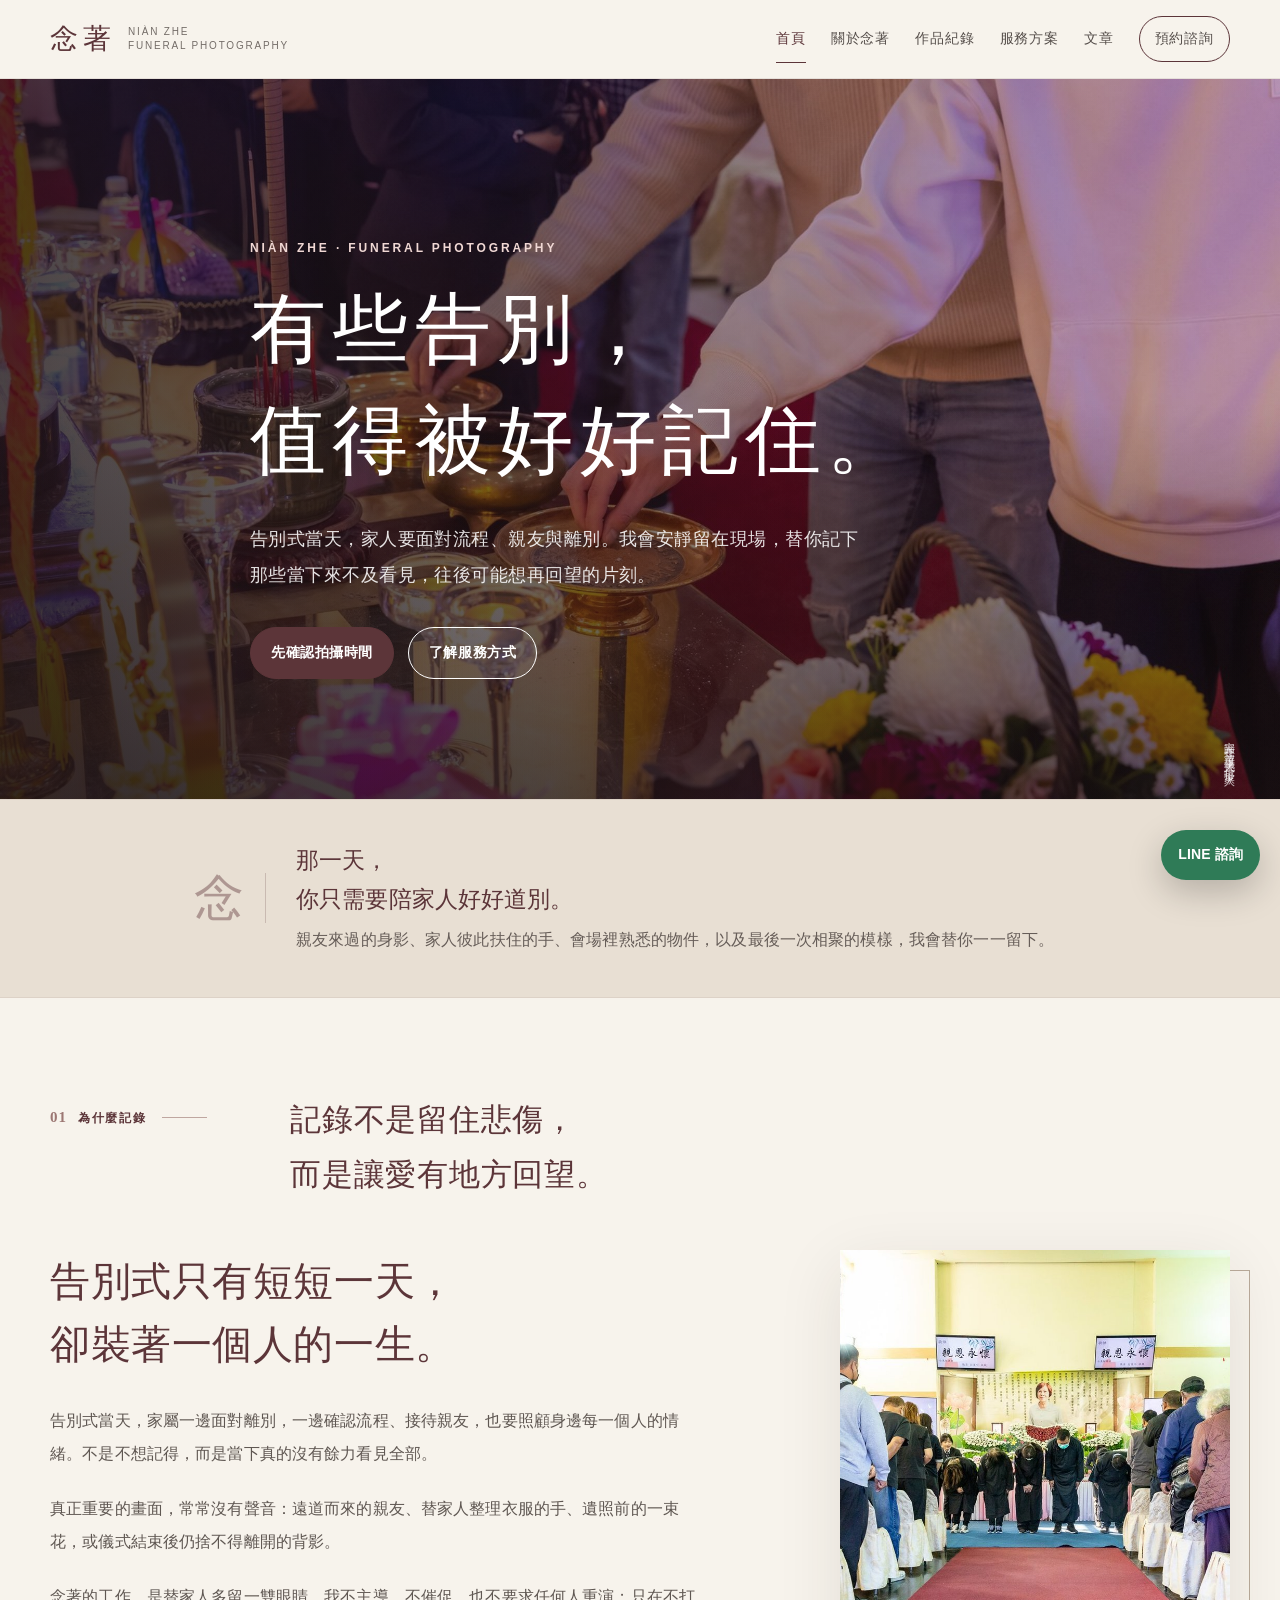
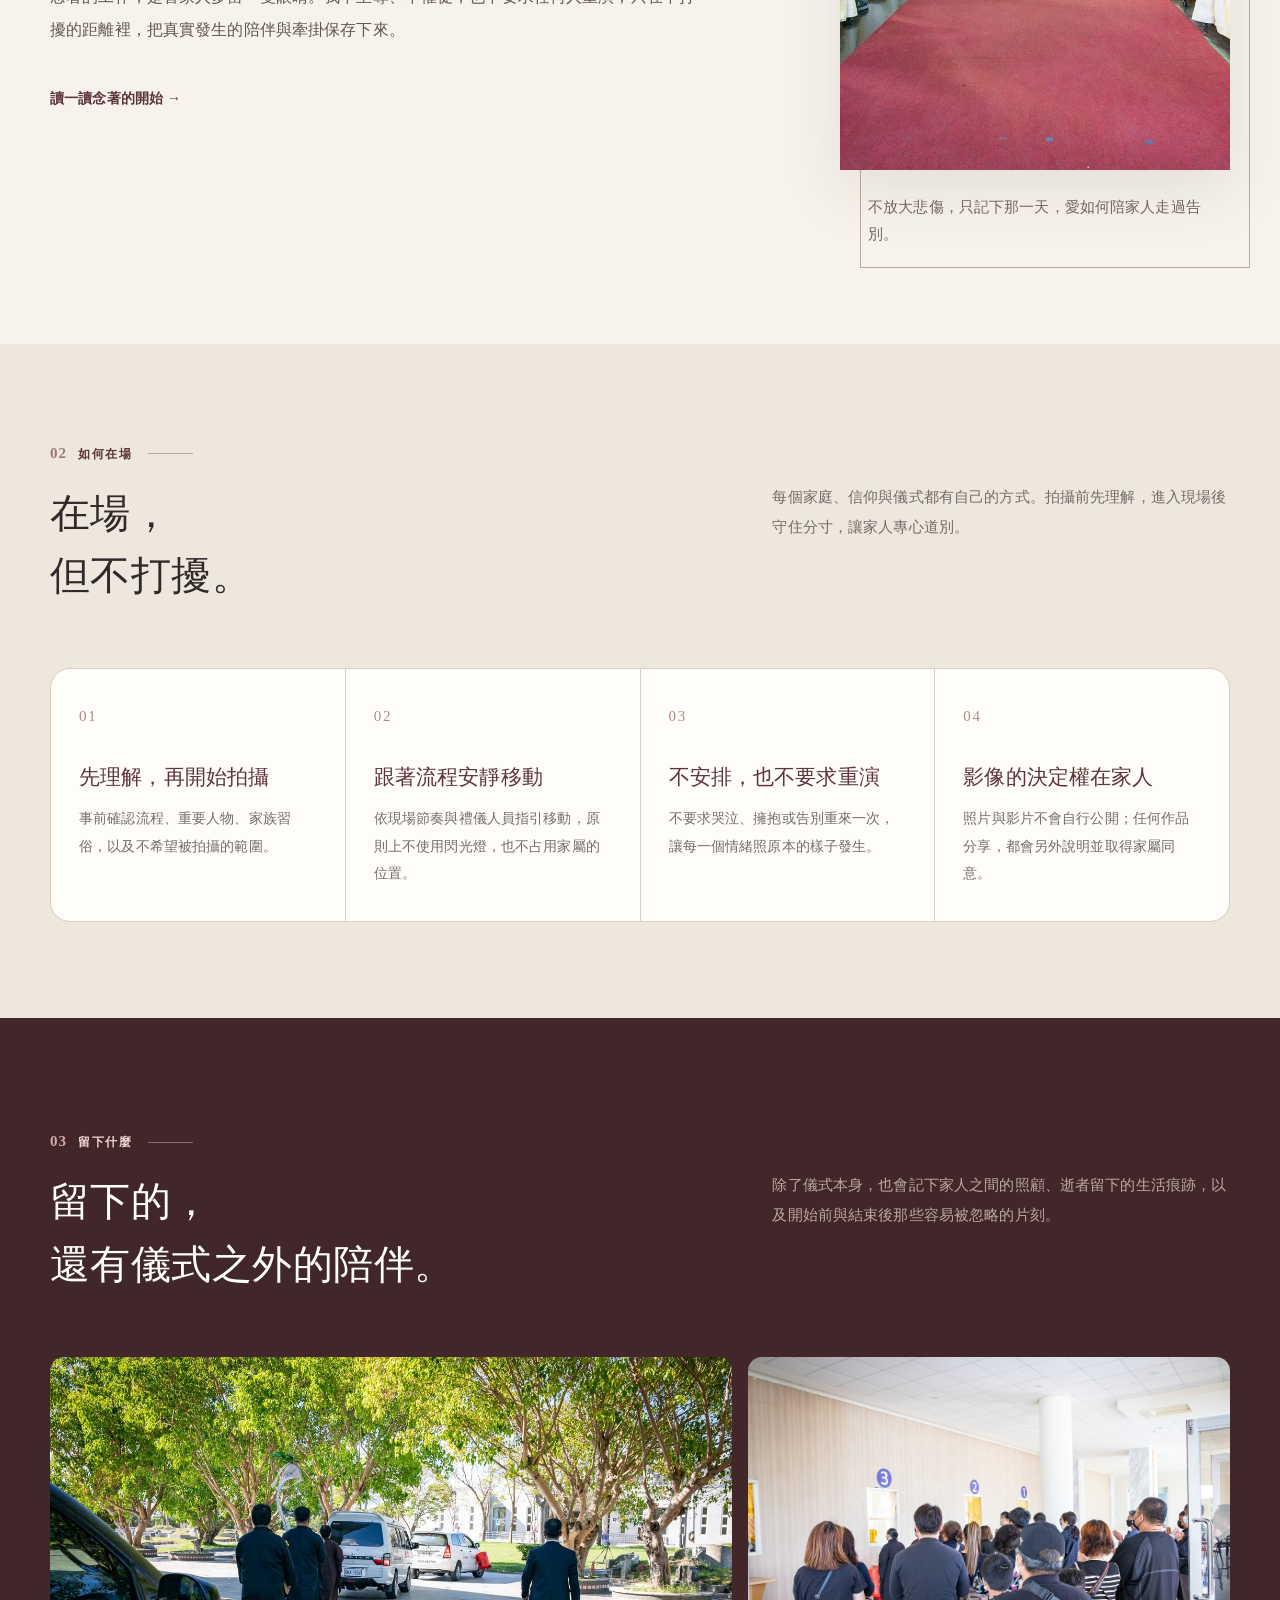
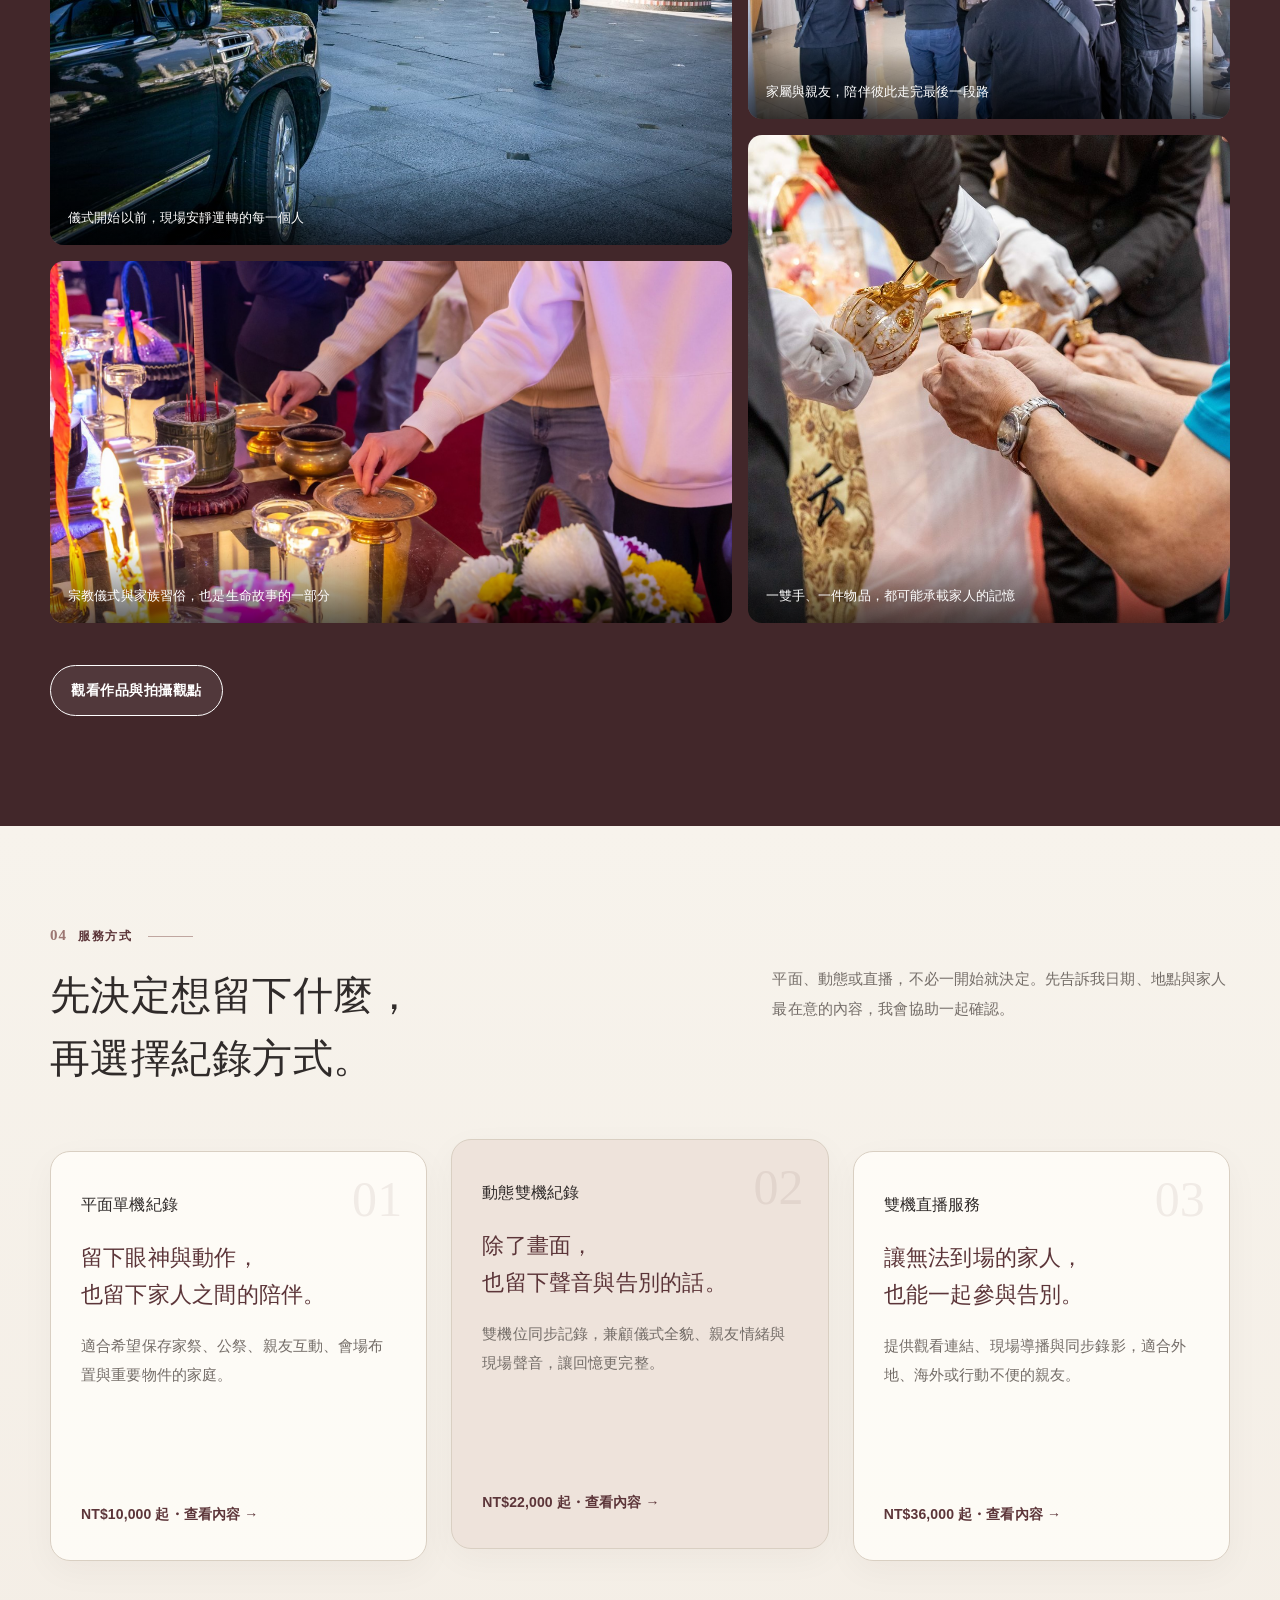
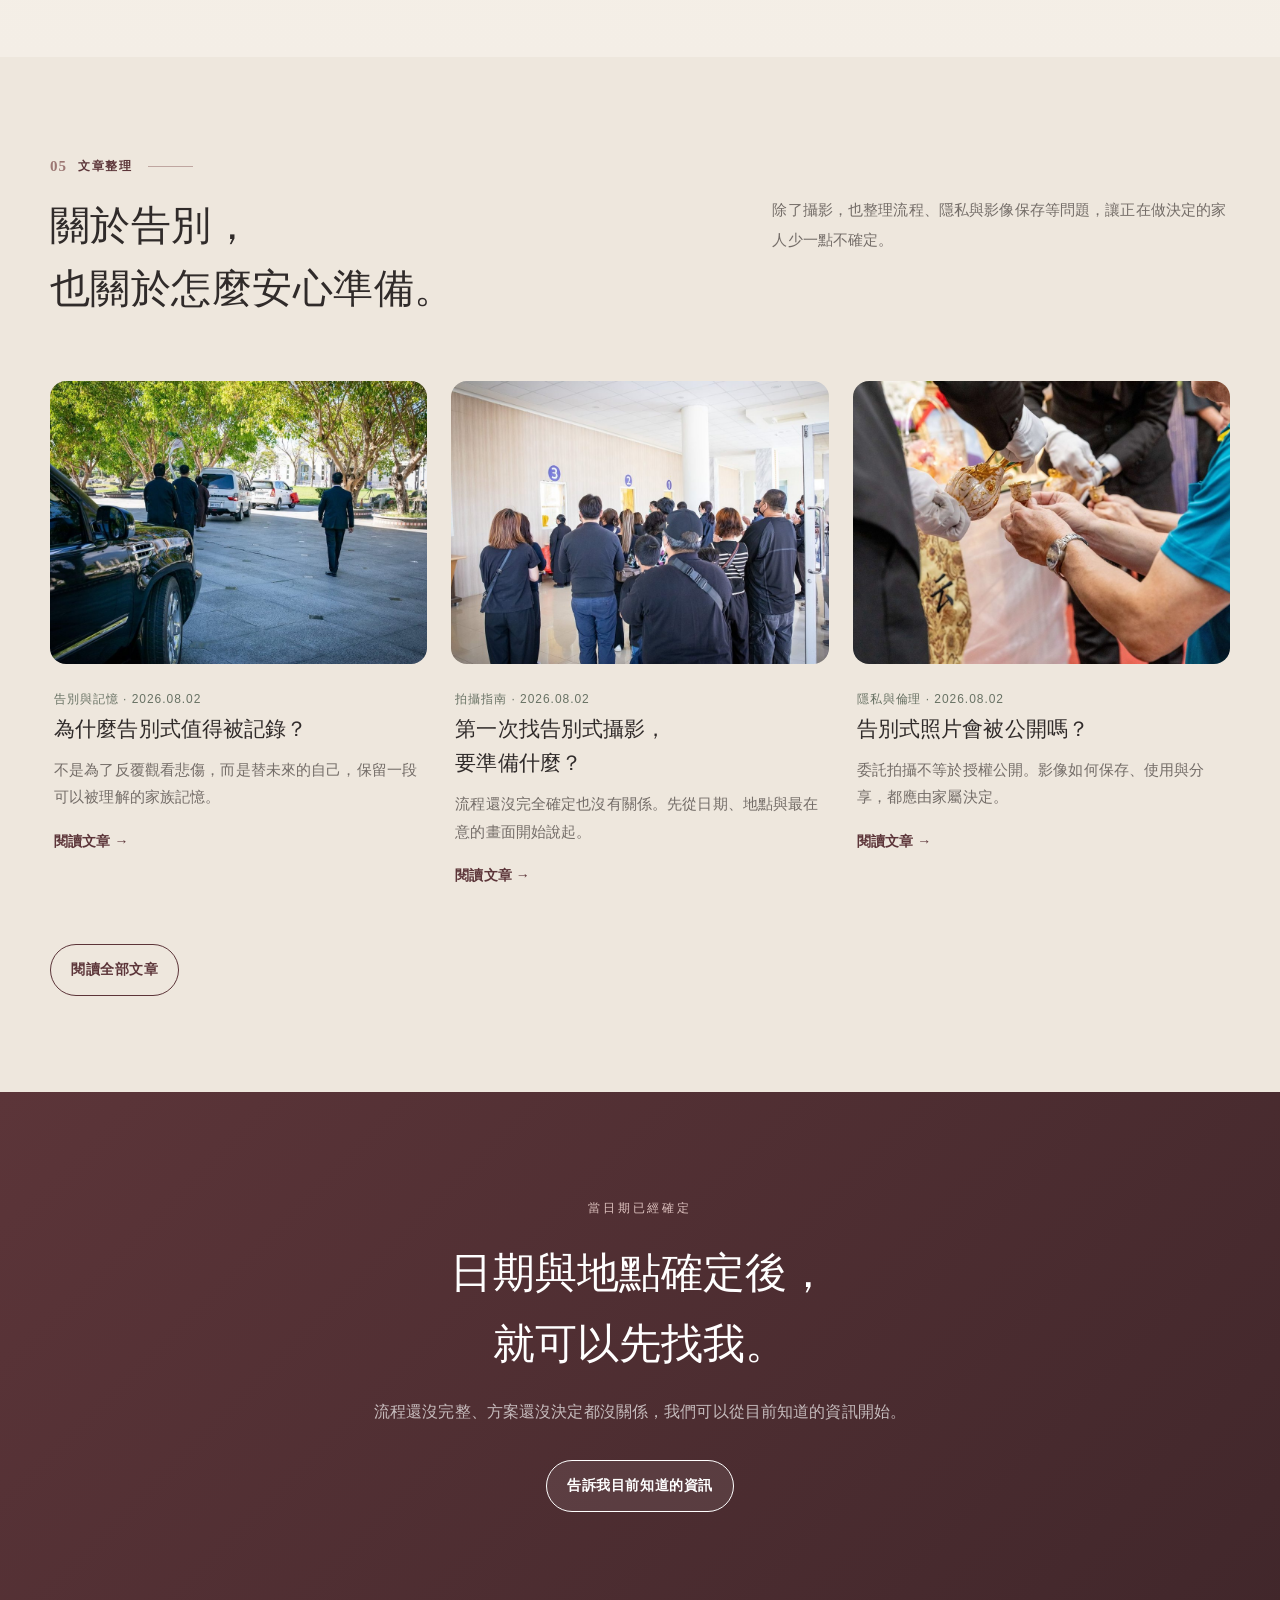
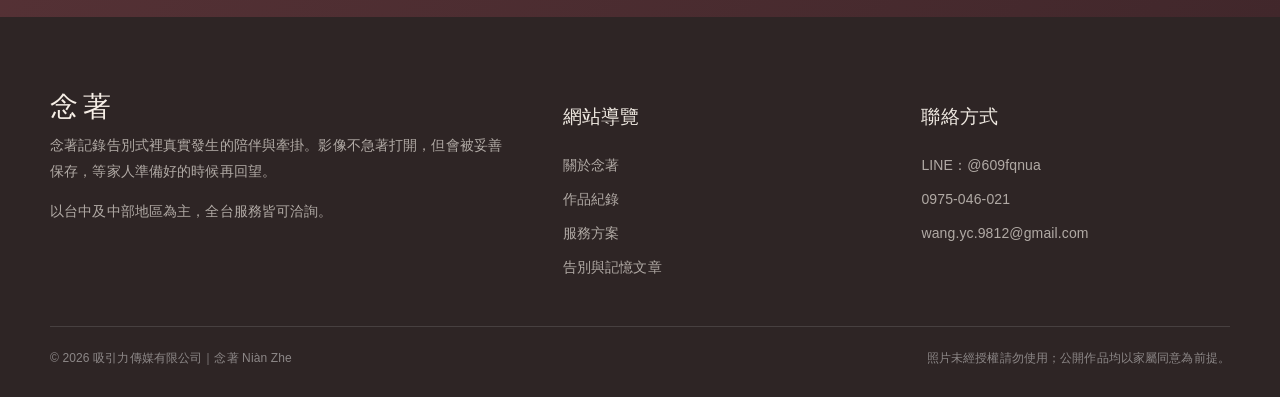
<file: index.html>
<!DOCTYPE html>

<html lang="zh-Hant"><head><meta charset="utf-8"/><meta content="width=device-width,initial-scale=1" name="viewport"/><title>念著 Niàn Zhe｜告別式紀錄攝影・把愛好好留下</title><meta content="念著提供告別式平面攝影、動態雙機紀錄與直播服務。安靜在場、尊重儀式，替家人留下當下無暇看見、日後值得回望的片刻。" name="description"/><meta content="index,follow,max-image-preview:large" name="robots"/><link href="https://www.nianzhe-studio.tw/" rel="canonical"/><link href="assets/images/favicon.svg" rel="icon" type="image/svg+xml"/><link href="assets/css/style.css" rel="stylesheet"/><meta content="website" property="og:type"/><meta content="念著 Niàn Zhe" property="og:site_name"/><meta content="念著 Niàn Zhe｜告別式紀錄攝影・把愛好好留下" property="og:title"/><meta content="念著提供告別式平面攝影、動態雙機紀錄與直播服務。安靜在場、尊重儀式，替家人留下當下無暇看見、日後值得回望的片刻。" property="og:description"/><meta content="https://www.nianzhe-studio.tw/" property="og:url"/><meta content="https://www.nianzhe-studio.tw/assets/images/hero-ritual.jpg" property="og:image"/><meta content="zh_TW" property="og:locale"/><meta content="summary_large_image" name="twitter:card"/><script type="application/ld+json">{"@context": "https://schema.org", "@type": "ProfessionalService", "name": "念著 Niàn Zhe 告別式紀錄攝影", "url": "https://www.nianzhe-studio.tw/", "telephone": "+886-975-046-021", "email": "wang.yc.9812@gmail.com", "description": "提供告別式平面攝影、動態雙機紀錄與遠端直播服務，重視隱私、尊重儀式並以不打擾的方式保存家人的告別記憶。", "areaServed": "Taiwan", "priceRange": "NT$10,000–36,000+"}</script></head><body><a class="skip-link" href="#main">跳到主要內容</a><header class="site-header"><div class="container nav-wrap"><a aria-label="念著首頁" class="brand" href="index.html"><span class="brand-mark">念著</span><span class="brand-sub">NIÀN ZHE<br/>FUNERAL PHOTOGRAPHY</span></a><button aria-expanded="false" aria-label="開啟選單" class="menu-btn">☰</button><nav aria-label="主要導覽" class="nav"><a class="active" href="index.html">首頁</a><a class="" href="about.html">關於念著</a><a class="" href="portfolio.html">作品紀錄</a><a class="" href="services.html">服務方案</a><a class="" href="blog.html">文章</a><a class="nav-cta" href="contact.html">預約諮詢</a></nav></div></header>
<main id="main">
<section class="hero editorial-hero">
<div class="container hero-content">
<div class="eyebrow">Niàn Zhe · Funeral Photography</div>
<h1 class="title-lines"><span>有些告別，</span><span>值得被好好記住。</span></h1>
<p class="hero-lead">告別式當天，家人要面對流程、親友與離別。我會安靜留在現場，替你記下那些當下來不及看見，往後可能想再回望的片刻。</p>
<div class="actions">
<a class="btn primary" href="contact.html">先確認拍攝時間</a>
<a class="btn light" href="services.html">了解服務方式</a>
</div>
</div>
<div class="hero-caption">安靜在場・尊重儀式・不打擾家人</div>
</section>
<section class="soft-band">
<div class="container soft-band-inner">
<div class="soft-band-mark">念</div>
<div>
<p class="soft-band-title title-lines"><span>那一天，</span><span>你只需要陪家人好好道別。</span></p>
<p>親友來過的身影、家人彼此扶住的手、會場裡熟悉的物件，以及最後一次相聚的模樣，我會替你一一留下。</p>
</div>
</div>
</section>
<section class="section story-section">
<div class="container editorial-grid">
<div class="story-aside">
<div class="chapter-label"><span>01</span> 為什麼記錄</div>
<p class="aside-quote title-lines"><span>記錄不是留住悲傷，</span><span>而是讓愛有地方回望。</span></p>
</div>
<div class="story-copy">
<h2 class="story-title title-lines"><span>告別式只有短短一天，</span><span>卻裝著一個人的一生。</span></h2>
<p>告別式當天，家屬一邊面對離別，一邊確認流程、接待親友，也要照顧身邊每一個人的情緒。不是不想記得，而是當下真的沒有餘力看見全部。</p>
<p>真正重要的畫面，常常沒有聲音：遠道而來的親友、替家人整理衣服的手、遺照前的一束花，或儀式結束後仍捨不得離開的背影。</p>
<p>念著的工作，是替家人多留一雙眼睛。我不主導、不催促，也不要求任何人重演；只在不打擾的距離裡，把真實發生的陪伴與牽掛保存下來。</p>
<a class="link-arrow" href="about.html">讀一讀念著的開始 →</a>
</div>
<div class="story-photo photo-frame">
<img alt="家屬與親友在告別儀式中相互陪伴" src="assets/images/scene-ceremony.jpg"/>
<p class="image-note">不放大悲傷，只記下那一天，愛如何陪家人走過告別。</p>
</div>
</div>
</section>
<section class="section alt quiet-section">
<div class="container">
<div class="section-head editorial-head">
<div>
<div class="chapter-label"><span>02</span> 如何在場</div>
<h2 class="title-lines"><span>在場，</span><span>但不打擾。</span></h2>
</div>
<p>每個家庭、信仰與儀式都有自己的方式。拍攝前先理解，進入現場後守住分寸，讓家人專心道別。</p>
</div>
<div class="principle-grid">
<article class="principle-card"><span>01</span><h3>先理解，再開始拍攝</h3><p>事前確認流程、重要人物、家族習俗，以及不希望被拍攝的範圍。</p></article>
<article class="principle-card"><span>02</span><h3>跟著流程安靜移動</h3><p>依現場節奏與禮儀人員指引移動，原則上不使用閃光燈，也不占用家屬的位置。</p></article>
<article class="principle-card"><span>03</span><h3>不安排，也不要求重演</h3><p>不要求哭泣、擁抱或告別重來一次，讓每一個情緒照原本的樣子發生。</p></article>
<article class="principle-card"><span>04</span><h3>影像的決定權在家人</h3><p>照片與影片不會自行公開；任何作品分享，都會另外說明並取得家屬同意。</p></article>
</div>
</div>
</section>
<section class="section dark memory-section">
<div class="container">
<div class="section-head editorial-head light-head">
<div>
<div class="chapter-label light"><span>03</span> 留下什麼</div>
<h2 class="title-lines"><span>留下的，</span><span>還有儀式之外的陪伴。</span></h2>
</div>
<p>除了儀式本身，也會記下家人之間的照顧、逝者留下的生活痕跡，以及開始前與結束後那些容易被忽略的片刻。</p>
</div>
<div class="gallery">
<figure class="g1"><img alt="告別式車隊與工作人員準備出發" src="assets/images/scene-procession.jpg"/><figcaption>儀式開始以前，現場安靜運轉的每一個人</figcaption></figure>
<figure class="g2"><img alt="家屬與親友在告別式場內等候" src="assets/images/scene-family.jpg"/><figcaption>家屬與親友，陪伴彼此走完最後一段路</figcaption></figure>
<figure class="g3"><img alt="告別儀式中的手部與器物細節" src="assets/images/scene-detail.jpg"/><figcaption>一雙手、一件物品，都可能承載家人的記憶</figcaption></figure>
<figure class="g4"><img alt="告別儀式中的祭祀與花禮細節" src="assets/images/hero-ritual.jpg"/><figcaption>宗教儀式與家族習俗，也是生命故事的一部分</figcaption></figure>
</div>
<div class="center actions gallery-actions"><a class="btn light" href="portfolio.html">觀看作品與拍攝觀點</a></div>
</div>
</section>
<section class="section service-story-section">
<div class="container">
<div class="section-head editorial-head">
<div>
<div class="chapter-label"><span>04</span> 服務方式</div>
<h2 class="title-lines"><span>先決定想留下什麼，</span><span>再選擇紀錄方式。</span></h2>
</div>
<p>平面、動態或直播，不必一開始就決定。先告訴我日期、地點與家人最在意的內容，我會協助一起確認。</p>
</div>
<div class="service-editorial-grid">
<article class="service-editorial-card">
<div class="service-no">01</div><div class="meta">平面單機紀錄</div>
<h3 class="title-lines"><span>留下眼神與動作，</span><span>也留下家人之間的陪伴。</span></h3>
<p>適合希望保存家祭、公祭、親友互動、會場布置與重要物件的家庭。</p>
<a class="link-arrow" href="services.html#photo">NT$10,000 起・查看內容 →</a>
</article>
<article class="service-editorial-card featured-soft">
<div class="service-no">02</div><div class="meta">動態雙機紀錄</div>
<h3 class="title-lines"><span>除了畫面，</span><span>也留下聲音與告別的話。</span></h3>
<p>雙機位同步記錄，兼顧儀式全貌、親友情緒與現場聲音，讓回憶更完整。</p>
<a class="link-arrow" href="services.html#video">NT$22,000 起・查看內容 →</a>
</article>
<article class="service-editorial-card">
<div class="service-no">03</div><div class="meta">雙機直播服務</div>
<h3 class="title-lines"><span>讓無法到場的家人，</span><span>也能一起參與告別。</span></h3>
<p>提供觀看連結、現場導播與同步錄影，適合外地、海外或行動不便的親友。</p>
<a class="link-arrow" href="services.html#live">NT$36,000 起・查看內容 →</a>
</article>
</div>
</div>
</section>
<section class="section alt journal-section">
<div class="container">
<div class="section-head editorial-head">
<div>
<div class="chapter-label"><span>05</span> 文章整理</div>
<h2 class="title-lines"><span>關於告別，</span><span>也關於怎麼安心準備。</span></h2>
</div>
<p>除了攝影，也整理流程、隱私與影像保存等問題，讓正在做決定的家人少一點不確定。</p>
</div>
<div class="cards journal-cards">
<article class="card"><img alt="林蔭道路與告別車隊" src="assets/images/blog-memory.jpg"/><div class="card-body"><div class="meta">告別與記憶 · 2026.08.02</div><h3>為什麼告別式值得被記錄？</h3><p>不是為了反覆觀看悲傷，而是替未來的自己，保留一段可以被理解的家族記憶。</p><a class="link-arrow" href="blog/why-record-farewell.html">閱讀文章 →</a></div></article>
<article class="card"><img alt="告別式現場的親友" src="assets/images/blog-guide.jpg"/><div class="card-body"><div class="meta">拍攝指南 · 2026.08.02</div><h3 class="title-lines"><span>第一次找告別式攝影，</span><span>要準備什麼？</span></h3><p>流程還沒完全確定也沒有關係。先從日期、地點與最在意的畫面開始說起。</p><a class="link-arrow" href="blog/how-funeral-photography-works.html">閱讀文章 →</a></div></article>
<article class="card"><img alt="告別儀式中的器物與手部細節" src="assets/images/blog-privacy.jpg"/><div class="card-body"><div class="meta">隱私與倫理 · 2026.08.02</div><h3>告別式照片會被公開嗎？</h3><p>委託拍攝不等於授權公開。影像如何保存、使用與分享，都應由家屬決定。</p><a class="link-arrow" href="blog/privacy-and-consent.html">閱讀文章 →</a></div></article>
</div>
<div class="center actions journal-more"><a class="btn" href="blog.html">閱讀全部文章</a></div>
</div>
</section>
<section class="quote-band refined-quote">
<div class="quote-small">當日期已經確定</div>
<blockquote class="title-lines"><span>日期與地點確定後，</span><span>就可以先找我。</span></blockquote>
<p>流程還沒完整、方案還沒決定都沒關係，我們可以從目前知道的資訊開始。</p>
<div class="actions" style="justify-content:center"><a class="btn light" href="contact.html">告訴我目前知道的資訊</a></div>
</section>
</main><footer class="site-footer"><div class="container footer-grid"><div><div class="brand-mark" style="color:#f6eee6">念著</div><p>念著記錄告別式裡真實發生的陪伴與牽掛。影像不急著打開，但會被妥善保存，等家人準備好的時候再回望。</p><p>以台中及中部地區為主，全台服務皆可洽詢。</p></div><div><h3>網站導覽</h3><div class="footer-links"><a href="about.html">關於念著</a><a href="portfolio.html">作品紀錄</a><a href="services.html">服務方案</a><a href="blog.html">告別與記憶文章</a></div></div><div><h3>聯絡方式</h3><div class="footer-links"><a href="https://line.me/R/ti/p/%40609fqnua" rel="noopener" target="_blank">LINE：@609fqnua</a><a href="tel:+886975046021">0975-046-021</a><a href="mailto:wang.yc.9812@gmail.com">wang.yc.9812@gmail.com</a></div></div></div><div class="container copyright"><span>© <span data-year="">2026</span> 吸引力傳媒有限公司｜念著 Niàn Zhe</span><span>照片未經授權請勿使用；公開作品均以家屬同意為前提。</span></div></footer><a aria-label="透過 LINE 聯繫念著" class="line-float" href="https://line.me/R/ti/p/%40609fqnua" rel="noopener" target="_blank">LINE 諮詢</a><script src="assets/js/main.js"></script></body></html>
</file>
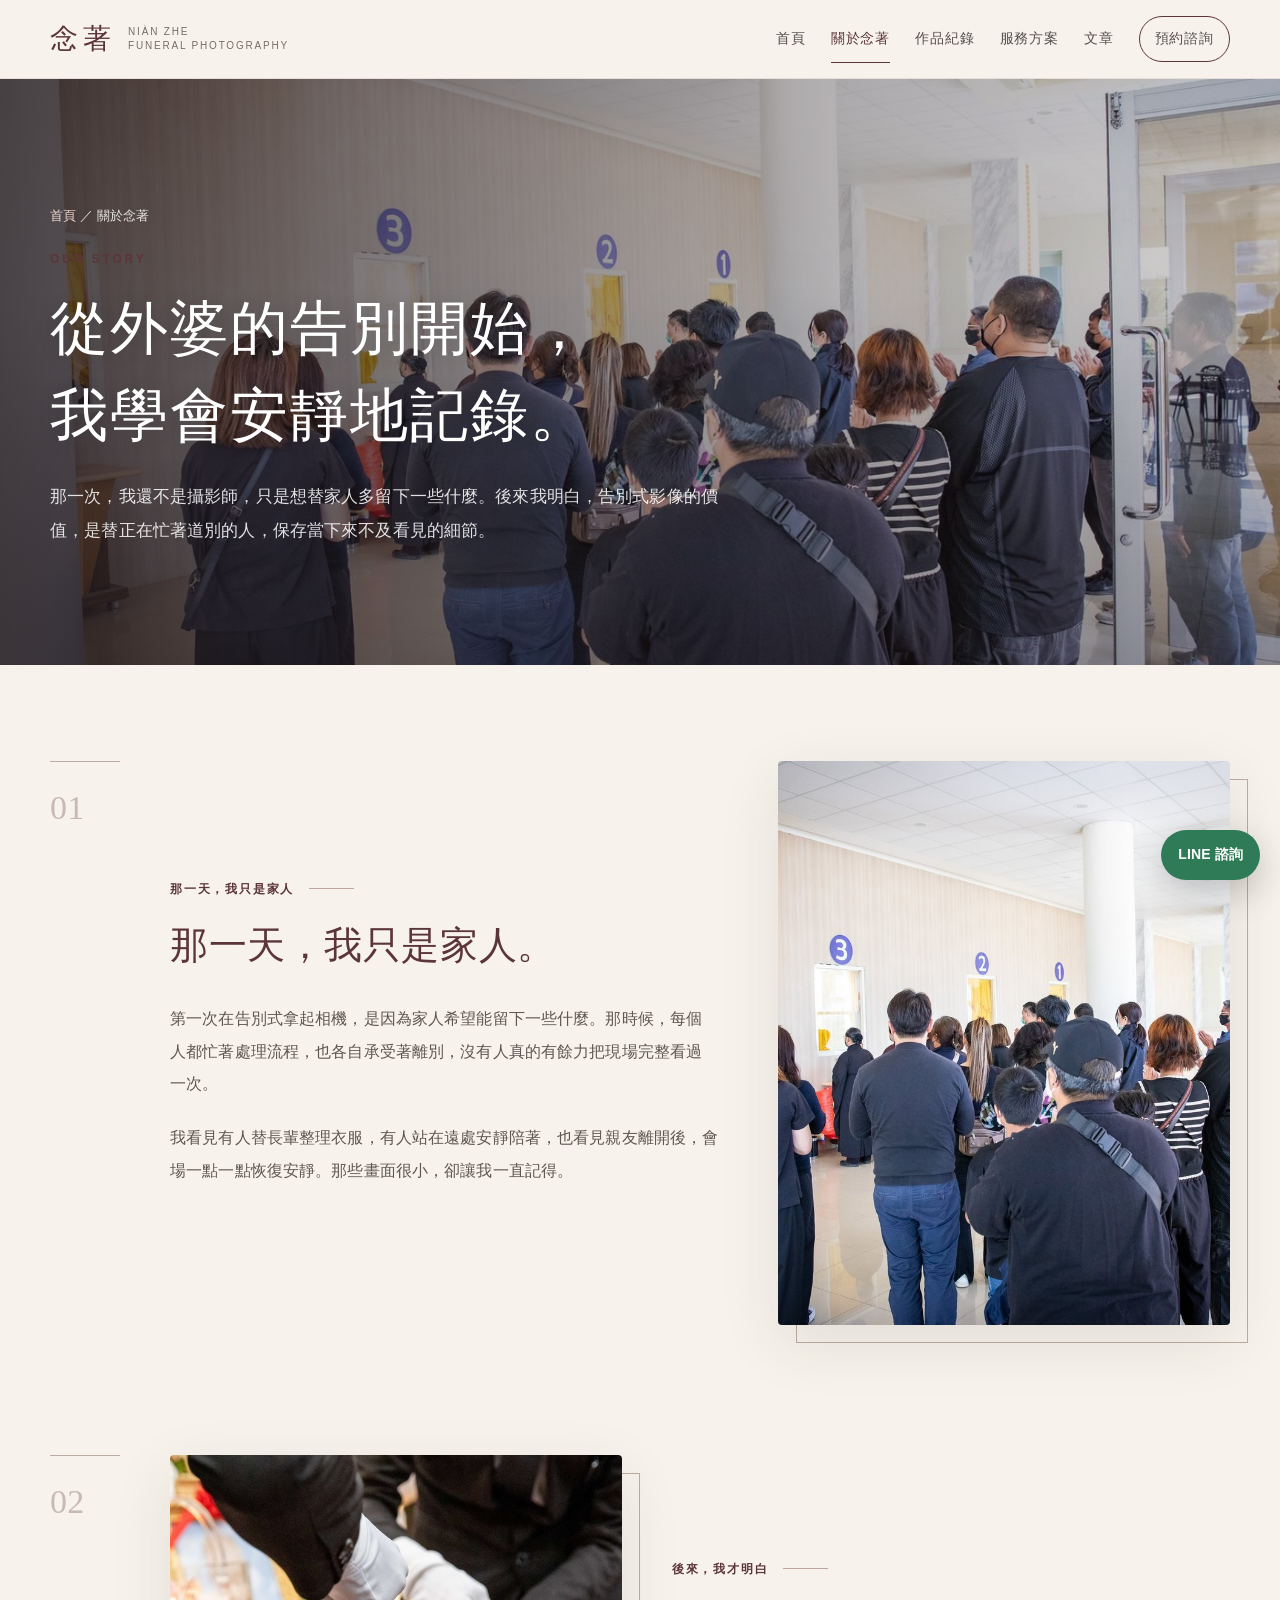
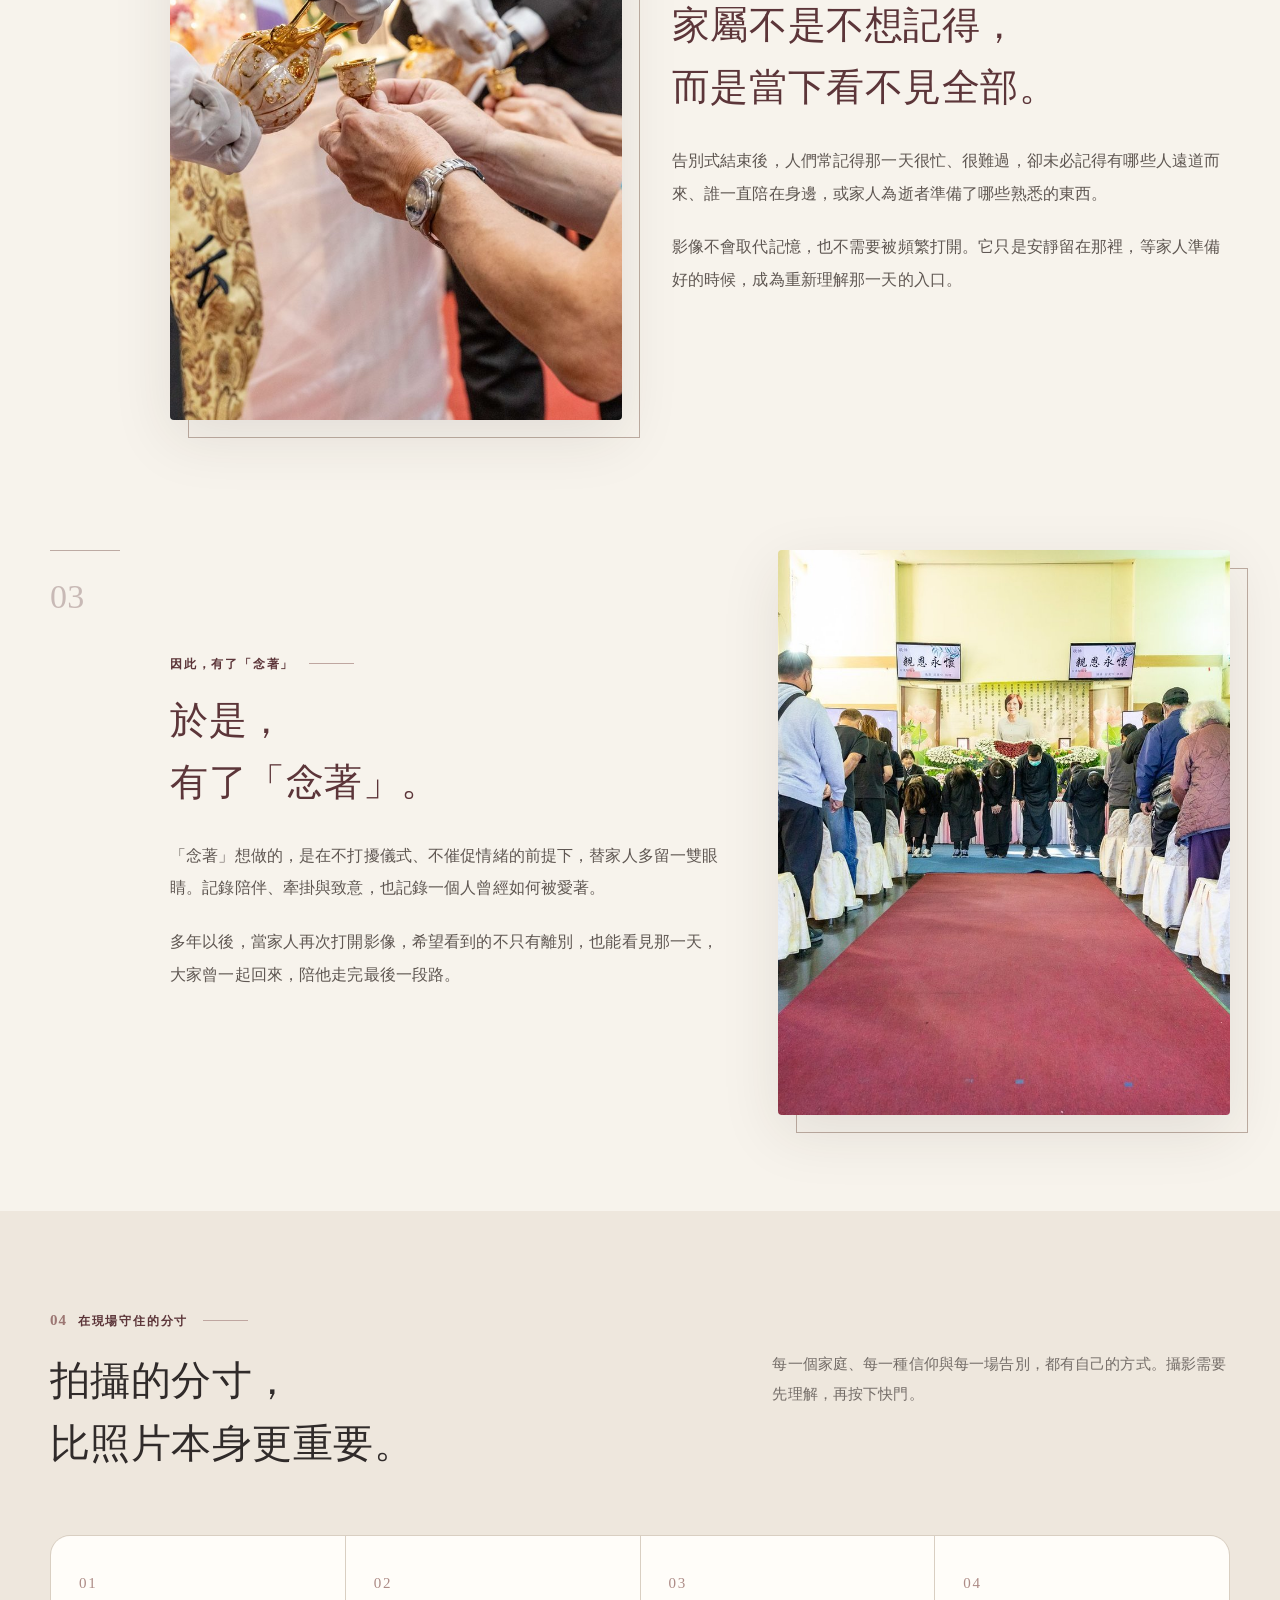
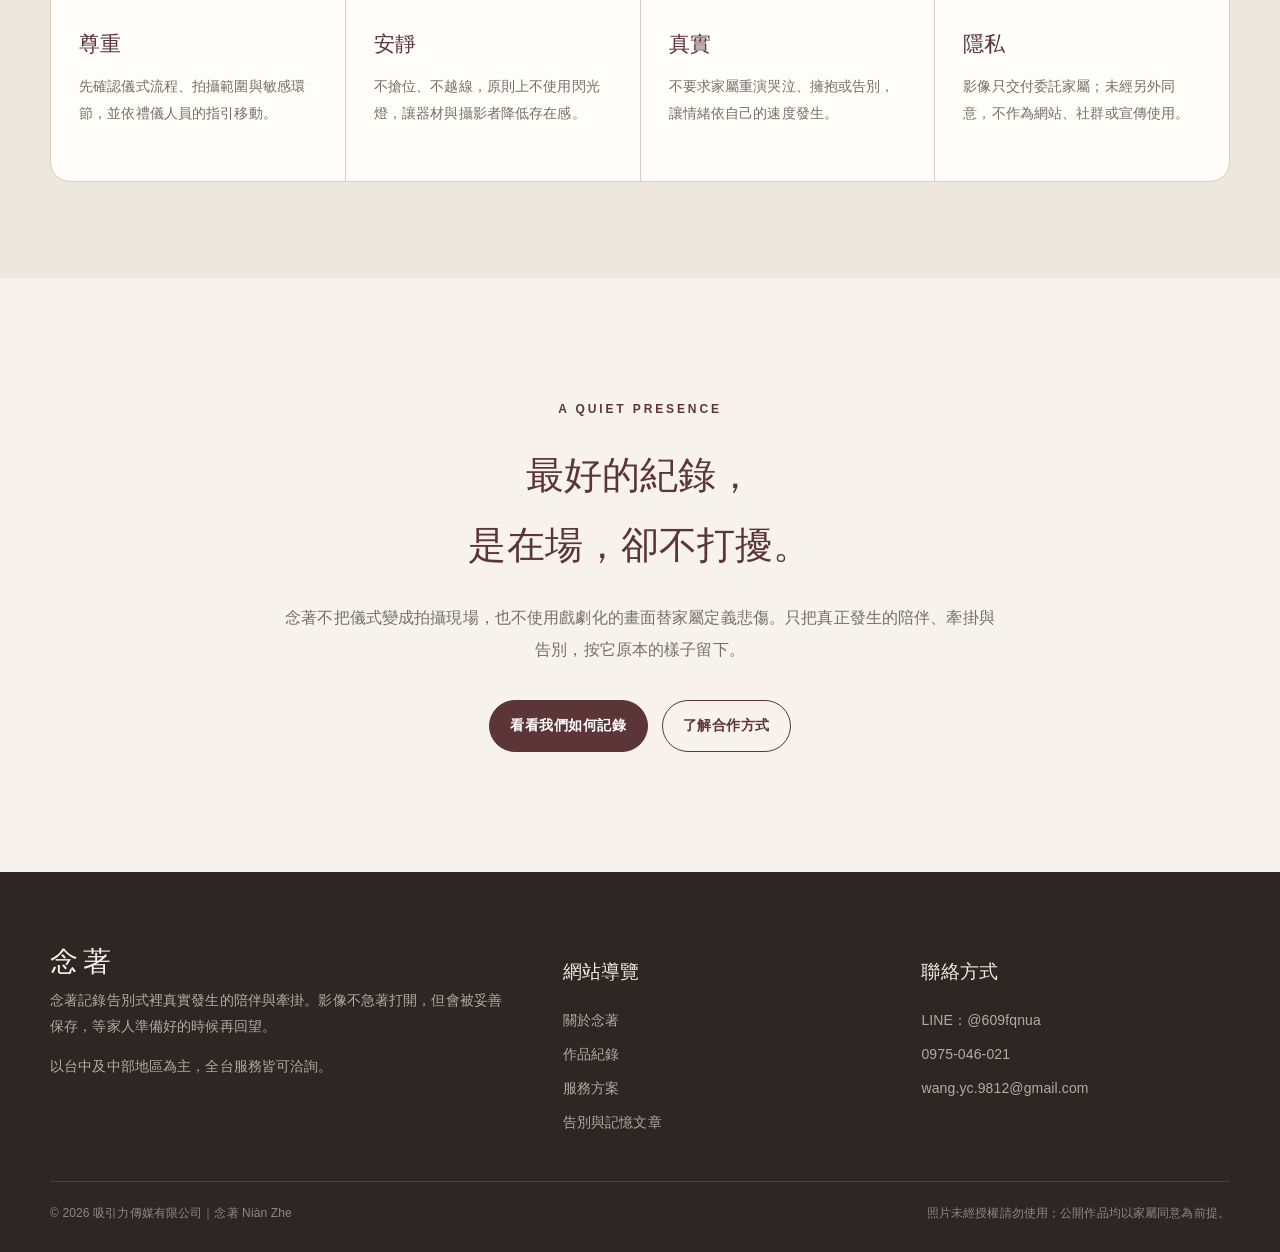
<file: about.html>
<!DOCTYPE html>

<html lang="zh-Hant"><head><meta charset="utf-8"/><meta content="width=device-width,initial-scale=1" name="viewport"/><title>關於念著｜從一次家人的告別，開始安靜地記錄</title><meta content="念著從一次家人的告別開始。了解我們為什麼記錄告別式，以及如何尊重家庭、信仰、儀式與每一份不願被打擾的情緒。" name="description"/><meta content="index,follow,max-image-preview:large" name="robots"/><link href="https://www.nianzhe-studio.tw/about.html" rel="canonical"/><link href="assets/images/favicon.svg" rel="icon" type="image/svg+xml"/><link href="assets/css/style.css" rel="stylesheet"/><meta content="website" property="og:type"/><meta content="念著 Niàn Zhe" property="og:site_name"/><meta content="關於念著｜從一次家人的告別，開始安靜地記錄" property="og:title"/><meta content="念著從一次家人的告別開始。了解我們為什麼記錄告別式，以及如何尊重家庭、信仰、儀式與每一份不願被打擾的情緒。" property="og:description"/><meta content="https://www.nianzhe-studio.tw/about.html" property="og:url"/><meta content="https://www.nianzhe-studio.tw/assets/images/hero-ritual.jpg" property="og:image"/><meta content="zh_TW" property="og:locale"/><meta content="summary_large_image" name="twitter:card"/></head><body><a class="skip-link" href="#main">跳到主要內容</a><header class="site-header"><div class="container nav-wrap"><a aria-label="念著首頁" class="brand" href="index.html"><span class="brand-mark">念著</span><span class="brand-sub">NIÀN ZHE<br/>FUNERAL PHOTOGRAPHY</span></a><button aria-expanded="false" aria-label="開啟選單" class="menu-btn">☰</button><nav aria-label="主要導覽" class="nav"><a class="" href="index.html">首頁</a><a class="active" href="about.html">關於念著</a><a class="" href="portfolio.html">作品紀錄</a><a class="" href="services.html">服務方案</a><a class="" href="blog.html">文章</a><a class="nav-cta" href="contact.html">預約諮詢</a></nav></div></header>
<main id="main">
<section class="page-hero image-hero about-hero editorial-page-hero">
<div class="container">
<div class="breadcrumbs"><a href="index.html">首頁</a> ／ 關於念著</div>
<div class="eyebrow">Our story</div>
<h1 class="title-lines"><span>從外婆的告別開始，</span><span>我學會安靜地記錄。</span></h1>
<p>那一次，我還不是攝影師，只是想替家人多留下一些什麼。後來我明白，告別式影像的價值，是替正在忙著道別的人，保存當下來不及看見的細節。</p>
</div>
</section>
<section class="section story-timeline-section">
<div class="container story-timeline">
<article class="timeline-chapter">
<div class="timeline-marker">01</div>
<div class="timeline-copy">
<div class="chapter-label">那一天，我只是家人</div>
<h2 class="title-lines"><span>那一天，我只是家人。</span></h2>
<p>第一次在告別式拿起相機，是因為家人希望能留下一些什麼。那時候，每個人都忙著處理流程，也各自承受著離別，沒有人真的有餘力把現場完整看過一次。</p>
<p>我看見有人替長輩整理衣服，有人站在遠處安靜陪著，也看見親友離開後，會場一點一點恢復安靜。那些畫面很小，卻讓我一直記得。</p>
</div>
<div class="timeline-image"><img alt="告別式中家人與親友彼此陪伴" src="assets/images/scene-family.jpg"/></div>
</article>
<article class="timeline-chapter reverse">
<div class="timeline-marker">02</div>
<div class="timeline-copy">
<div class="chapter-label">後來，我才明白</div>
<h2 class="title-lines"><span>家屬不是不想記得，</span><span>而是當下看不見全部。</span></h2>
<p>告別式結束後，人們常記得那一天很忙、很難過，卻未必記得有哪些人遠道而來、誰一直陪在身邊，或家人為逝者準備了哪些熟悉的東西。</p>
<p>影像不會取代記憶，也不需要被頻繁打開。它只是安靜留在那裡，等家人準備好的時候，成為重新理解那一天的入口。</p>
</div>
<div class="timeline-image"><img alt="告別儀式中的手部與重要器物細節" src="assets/images/scene-detail.jpg"/></div>
</article>
<article class="timeline-chapter">
<div class="timeline-marker">03</div>
<div class="timeline-copy">
<div class="chapter-label">因此，有了「念著」</div>
<h2 class="title-lines"><span>於是，</span><span>有了「念著」。</span></h2>
<p>「念著」想做的，是在不打擾儀式、不催促情緒的前提下，替家人多留一雙眼睛。記錄陪伴、牽掛與致意，也記錄一個人曾經如何被愛著。</p>
<p>多年以後，當家人再次打開影像，希望看到的不只有離別，也能看見那一天，大家曾一起回來，陪他走完最後一段路。</p>
</div>
<div class="timeline-image"><img alt="家屬在告別式中向逝者致意" src="assets/images/scene-ceremony.jpg"/></div>
</article>
</div>
</section>
<section class="section alt">
<div class="container">
<div class="section-head editorial-head">
<div><div class="chapter-label"><span>04</span> 在現場守住的分寸</div><h2 class="title-lines"><span>拍攝的分寸，</span><span>比照片本身更重要。</span></h2></div>
<p>每一個家庭、每一種信仰與每一場告別，都有自己的方式。攝影需要先理解，再按下快門。</p>
</div>
<div class="principle-grid">
<article class="principle-card"><span>01</span><h3>尊重</h3><p>先確認儀式流程、拍攝範圍與敏感環節，並依禮儀人員的指引移動。</p></article>
<article class="principle-card"><span>02</span><h3>安靜</h3><p>不搶位、不越線，原則上不使用閃光燈，讓器材與攝影者降低存在感。</p></article>
<article class="principle-card"><span>03</span><h3>真實</h3><p>不要求家屬重演哭泣、擁抱或告別，讓情緒依自己的速度發生。</p></article>
<article class="principle-card"><span>04</span><h3>隱私</h3><p>影像只交付委託家屬；未經另外同意，不作為網站、社群或宣傳使用。</p></article>
</div>
</div>
</section>
<section class="section quiet-belief-section">
<div class="narrow center">
<div class="eyebrow">A quiet presence</div>
<p class="belief-lead title-lines"><span>最好的紀錄，</span><span>是在場，卻不打擾。</span></p>
<p class="muted belief-body">念著不把儀式變成拍攝現場，也不使用戲劇化的畫面替家屬定義悲傷。只把真正發生的陪伴、牽掛與告別，按它原本的樣子留下。</p>
<div class="actions" style="justify-content:center"><a class="btn primary" href="portfolio.html">看看我們如何記錄</a><a class="btn" href="services.html">了解合作方式</a></div>
</div>
</section>
</main><footer class="site-footer"><div class="container footer-grid"><div><div class="brand-mark" style="color:#f6eee6">念著</div><p>念著記錄告別式裡真實發生的陪伴與牽掛。影像不急著打開，但會被妥善保存，等家人準備好的時候再回望。</p><p>以台中及中部地區為主，全台服務皆可洽詢。</p></div><div><h3>網站導覽</h3><div class="footer-links"><a href="about.html">關於念著</a><a href="portfolio.html">作品紀錄</a><a href="services.html">服務方案</a><a href="blog.html">告別與記憶文章</a></div></div><div><h3>聯絡方式</h3><div class="footer-links"><a href="https://line.me/R/ti/p/%40609fqnua" rel="noopener" target="_blank">LINE：@609fqnua</a><a href="tel:+886975046021">0975-046-021</a><a href="mailto:wang.yc.9812@gmail.com">wang.yc.9812@gmail.com</a></div></div></div><div class="container copyright"><span>© <span data-year="">2026</span> 吸引力傳媒有限公司｜念著 Niàn Zhe</span><span>照片未經授權請勿使用；公開作品均以家屬同意為前提。</span></div></footer><a aria-label="透過 LINE 聯繫念著" class="line-float" href="https://line.me/R/ti/p/%40609fqnua" rel="noopener" target="_blank">LINE 諮詢</a><script src="assets/js/main.js"></script></body></html>
</file>
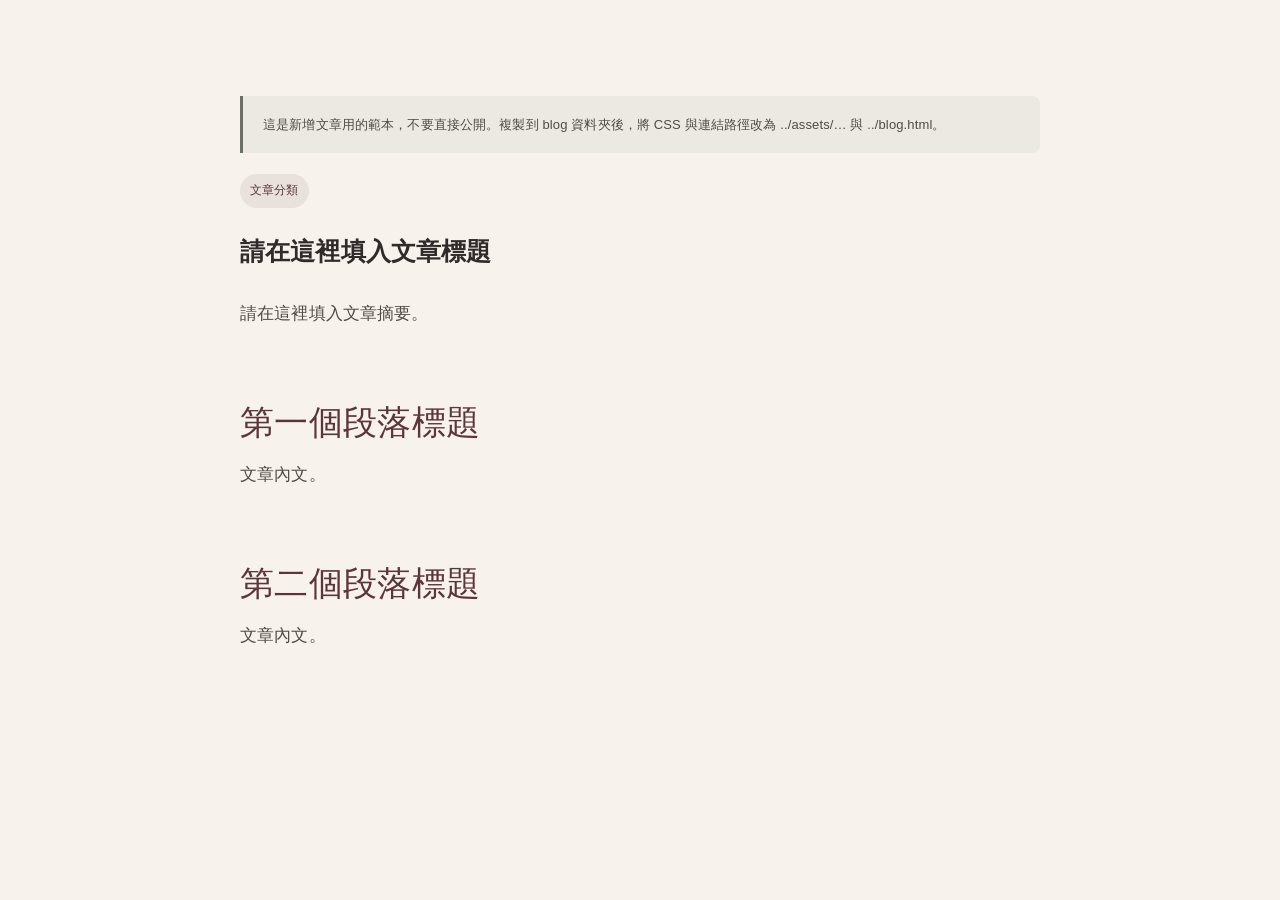
<file: article-template.html>
<!DOCTYPE html>

<html lang="zh-Hant"><head><meta charset="utf-8"/><meta content="width=device-width,initial-scale=1" name="viewport"/><meta content="noindex,nofollow" name="robots"/><title>文章標題｜念著 Niàn Zhe</title><link href="assets/css/style.css" rel="stylesheet"/></head><body><main class="section"><article class="narrow prose"><p class="note">這是新增文章用的範本，不要直接公開。複製到 blog 資料夾後，將 CSS 與連結路徑改為 ../assets/… 與 ../blog.html。</p><span class="pill">文章分類</span><h1>請在這裡填入文章標題</h1><p>請在這裡填入文章摘要。</p><h2>第一個段落標題</h2><p>文章內文。</p><h2>第二個段落標題</h2><p>文章內文。</p></article></main></body></html>
</file>
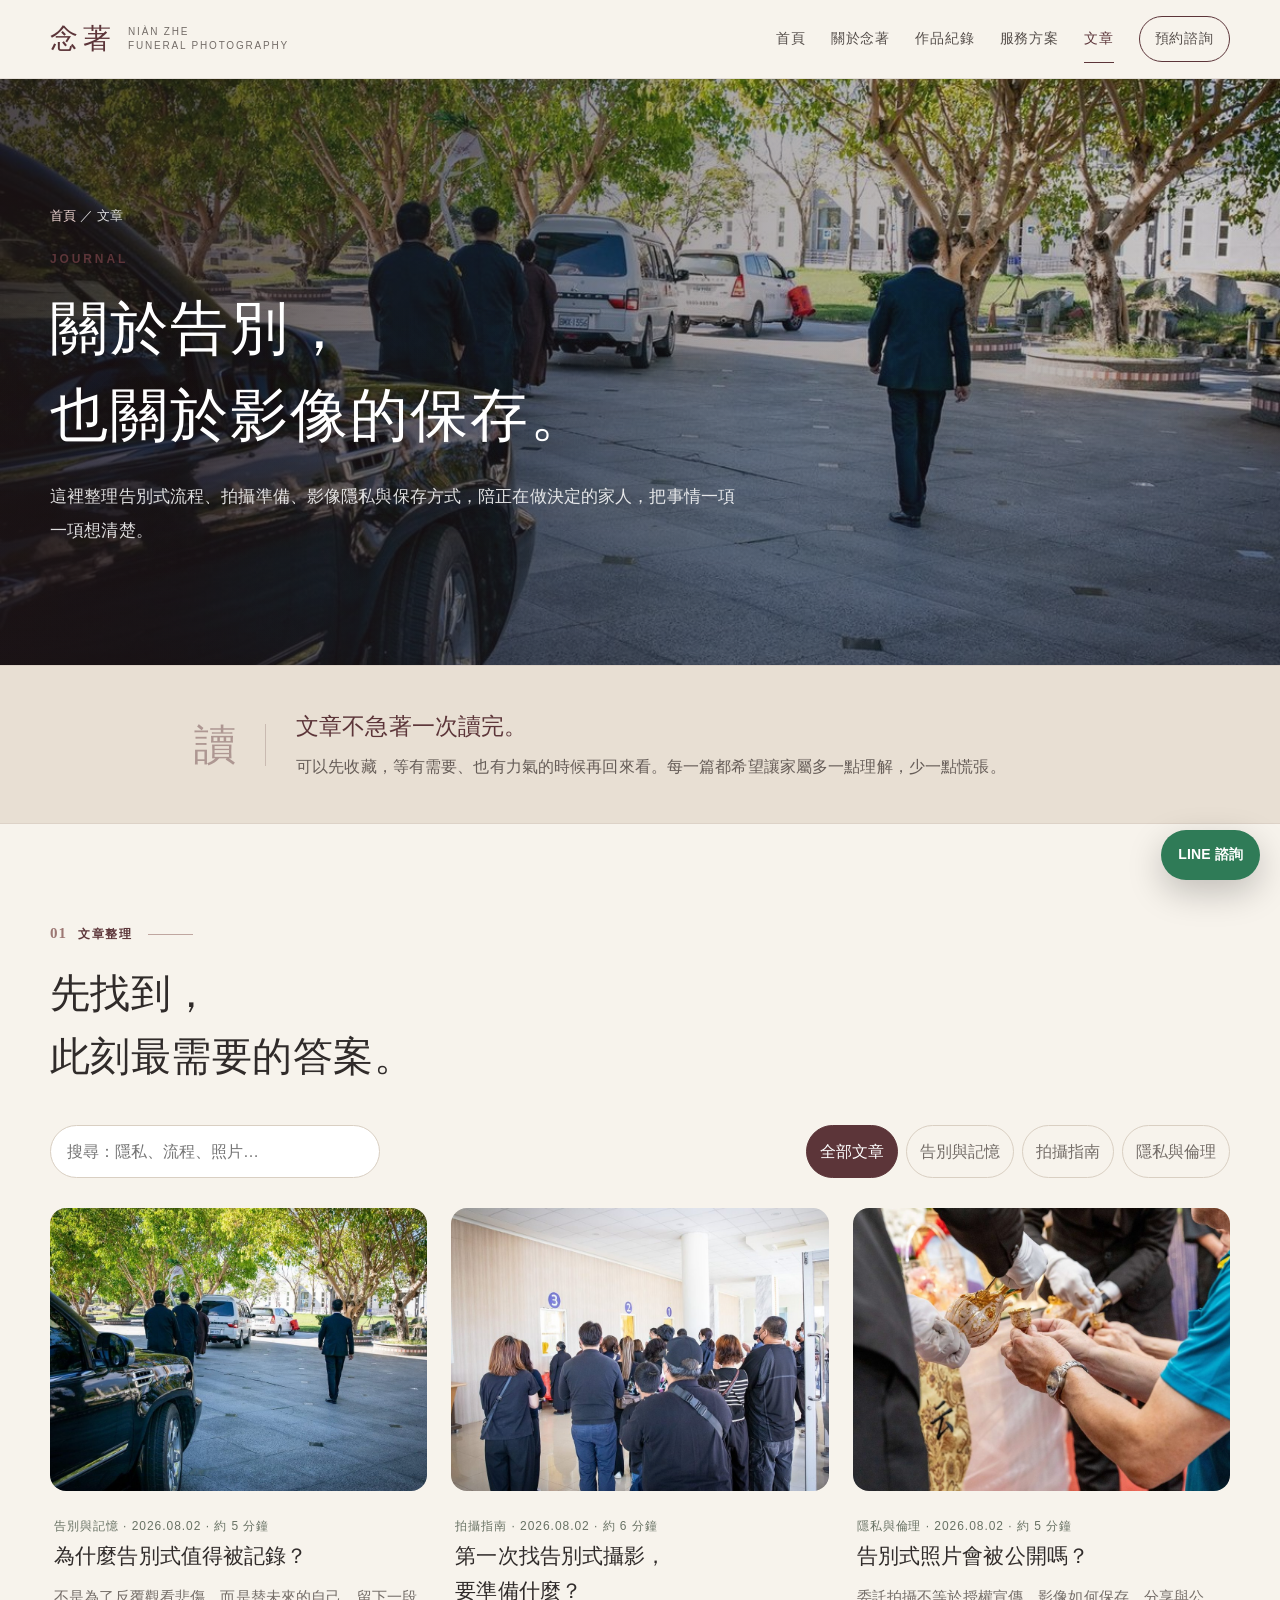
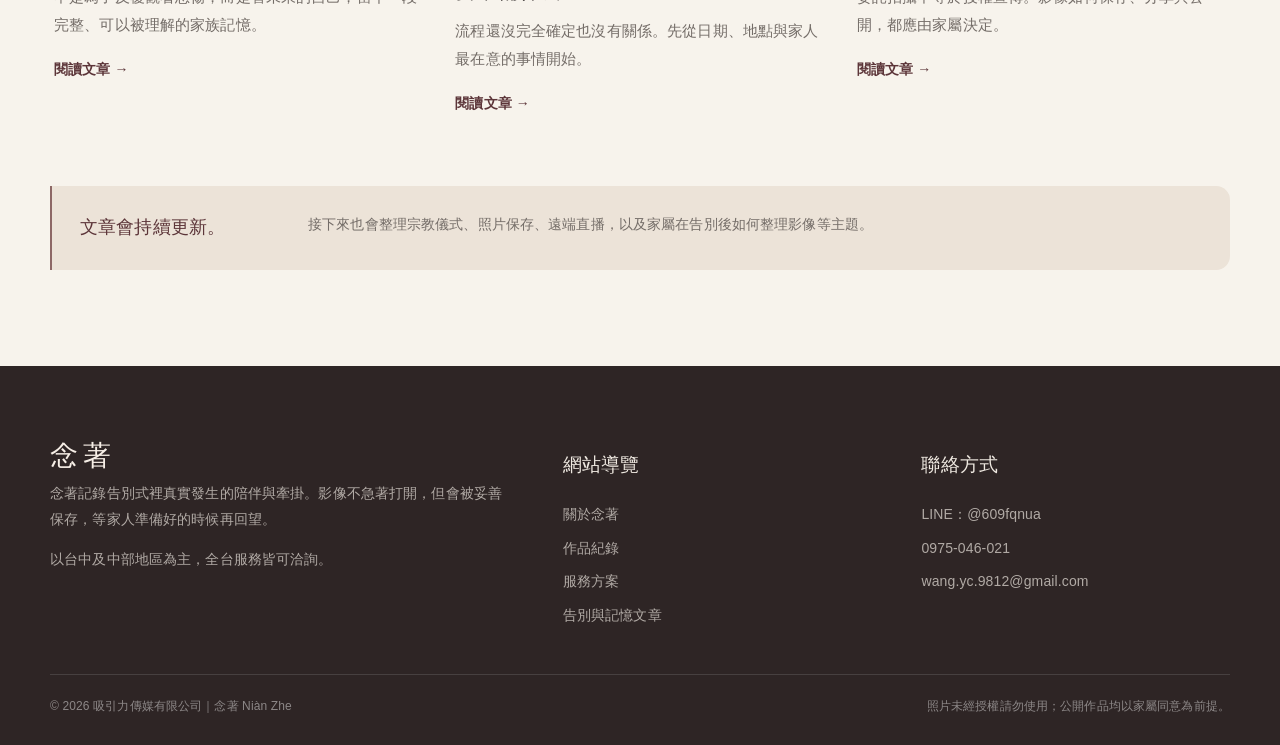
<file: blog.html>
<!DOCTYPE html>

<html lang="zh-Hant"><head><meta charset="utf-8"/><meta content="width=device-width,initial-scale=1" name="viewport"/><title>文章｜告別、記憶與影像保存｜念著 Niàn Zhe</title><meta content="整理告別式攝影、儀式流程、影像隱私與保存等文章，陪正在準備告別的家人，多一點理解，也少一點不確定。" name="description"/><meta content="index,follow,max-image-preview:large" name="robots"/><link href="https://www.nianzhe-studio.tw/blog.html" rel="canonical"/><link href="assets/images/favicon.svg" rel="icon" type="image/svg+xml"/><link href="assets/css/style.css" rel="stylesheet"/><meta content="website" property="og:type"/><meta content="念著 Niàn Zhe" property="og:site_name"/><meta content="文章｜告別、記憶與影像保存｜念著 Niàn Zhe" property="og:title"/><meta content="整理告別式攝影、儀式流程、影像隱私與保存等文章，陪正在準備告別的家人，多一點理解，也少一點不確定。" property="og:description"/><meta content="https://www.nianzhe-studio.tw/blog.html" property="og:url"/><meta content="https://www.nianzhe-studio.tw/assets/images/blog-memory.jpg" property="og:image"/><meta content="zh_TW" property="og:locale"/><meta content="summary_large_image" name="twitter:card"/></head><body><a class="skip-link" href="#main">跳到主要內容</a><header class="site-header"><div class="container nav-wrap"><a aria-label="念著首頁" class="brand" href="index.html"><span class="brand-mark">念著</span><span class="brand-sub">NIÀN ZHE<br/>FUNERAL PHOTOGRAPHY</span></a><button aria-expanded="false" aria-label="開啟選單" class="menu-btn">☰</button><nav aria-label="主要導覽" class="nav"><a class="" href="index.html">首頁</a><a class="" href="about.html">關於念著</a><a class="" href="portfolio.html">作品紀錄</a><a class="" href="services.html">服務方案</a><a class="active" href="blog.html">文章</a><a class="nav-cta" href="contact.html">預約諮詢</a></nav></div></header>
<main id="main">
<section class="page-hero image-hero blog-hero editorial-page-hero">
<div class="container"><div class="breadcrumbs"><a href="index.html">首頁</a> ／ 文章</div><div class="eyebrow">Journal</div><h1 class="title-lines"><span>關於告別，</span><span>也關於影像的保存。</span></h1><p>這裡整理告別式流程、拍攝準備、影像隱私與保存方式，陪正在做決定的家人，把事情一項一項想清楚。</p></div>
</section>
<section class="soft-band journal-intro-band"><div class="container soft-band-inner"><div class="soft-band-mark">讀</div><div><p class="soft-band-title title-lines"><span>文章不急著一次讀完。</span></p><p>可以先收藏，等有需要、也有力氣的時候再回來看。每一篇都希望讓家屬多一點理解，少一點慌張。</p></div></div></section>
<section class="section"><div class="container"><div class="section-head editorial-head blog-list-head"><div><div class="chapter-label"><span>01</span> 文章整理</div><h2 class="title-lines"><span>先找到，</span><span>此刻最需要的答案。</span></h2></div></div>
<div class="blog-tools"><input aria-label="搜尋文章" class="search-box" id="blog-search" placeholder="搜尋：隱私、流程、照片…" type="search"/><div aria-label="文章分類" class="filters"><button class="filter-btn active" data-filter="全部">全部文章</button><button class="filter-btn" data-filter="告別與記憶">告別與記憶</button><button class="filter-btn" data-filter="拍攝指南">拍攝指南</button><button class="filter-btn" data-filter="隱私與倫理">隱私與倫理</button></div></div>
<div class="cards journal-cards" id="post-list">
<article class="card post-card" data-category="告別與記憶" data-search="為什麼告別式值得被記錄 家族記憶 悲傷 照片"><img alt="林蔭道路與告別車隊" src="assets/images/blog-memory.jpg"/><div class="card-body"><div class="meta">告別與記憶 · 2026.08.02 · 約 5 分鐘</div><h3>為什麼告別式值得被記錄？</h3><p>不是為了反覆觀看悲傷，而是替未來的自己，留下一段完整、可以被理解的家族記憶。</p><a class="link-arrow" href="blog/why-record-farewell.html">閱讀文章 →</a></div></article>
<article class="card post-card" data-category="拍攝指南" data-search="第一次找告別式攝影 準備 日期 地點 流程 禁忌"><img alt="告別式現場的親友" src="assets/images/blog-guide.jpg"/><div class="card-body"><div class="meta">拍攝指南 · 2026.08.02 · 約 6 分鐘</div><h3 class="title-lines"><span>第一次找告別式攝影，</span><span>要準備什麼？</span></h3><p>流程還沒完全確定也沒有關係。先從日期、地點與家人最在意的事情開始。</p><a class="link-arrow" href="blog/how-funeral-photography-works.html">閱讀文章 →</a></div></article>
<article class="card post-card" data-category="隱私與倫理" data-search="告別式照片 公開 隱私 同意 作品集 保存"><img alt="告別儀式中的器物與手部細節" src="assets/images/blog-privacy.jpg"/><div class="card-body"><div class="meta">隱私與倫理 · 2026.08.02 · 約 5 分鐘</div><h3>告別式照片會被公開嗎？</h3><p>委託拍攝不等於授權宣傳。影像如何保存、分享與公開，都應由家屬決定。</p><a class="link-arrow" href="blog/privacy-and-consent.html">閱讀文章 →</a></div></article>
</div><div class="empty-state" hidden="">目前沒有符合條件的文章，請換一個關鍵字。</div>
<div class="warm-note journal-coming"><strong>文章會持續更新。</strong><p>接下來也會整理宗教儀式、照片保存、遠端直播，以及家屬在告別後如何整理影像等主題。</p></div>
</div></section>
</main><footer class="site-footer"><div class="container footer-grid"><div><div class="brand-mark" style="color:#f6eee6">念著</div><p>念著記錄告別式裡真實發生的陪伴與牽掛。影像不急著打開，但會被妥善保存，等家人準備好的時候再回望。</p><p>以台中及中部地區為主，全台服務皆可洽詢。</p></div><div><h3>網站導覽</h3><div class="footer-links"><a href="about.html">關於念著</a><a href="portfolio.html">作品紀錄</a><a href="services.html">服務方案</a><a href="blog.html">告別與記憶文章</a></div></div><div><h3>聯絡方式</h3><div class="footer-links"><a href="https://line.me/R/ti/p/%40609fqnua" rel="noopener" target="_blank">LINE：@609fqnua</a><a href="tel:+886975046021">0975-046-021</a><a href="mailto:wang.yc.9812@gmail.com">wang.yc.9812@gmail.com</a></div></div></div><div class="container copyright"><span>© <span data-year="">2026</span> 吸引力傳媒有限公司｜念著 Niàn Zhe</span><span>照片未經授權請勿使用；公開作品均以家屬同意為前提。</span></div></footer><a aria-label="透過 LINE 聯繫念著" class="line-float" href="https://line.me/R/ti/p/%40609fqnua" rel="noopener" target="_blank">LINE 諮詢</a><script src="assets/js/main.js"></script><script src="assets/js/blog.js"></script></body></html>
</file>
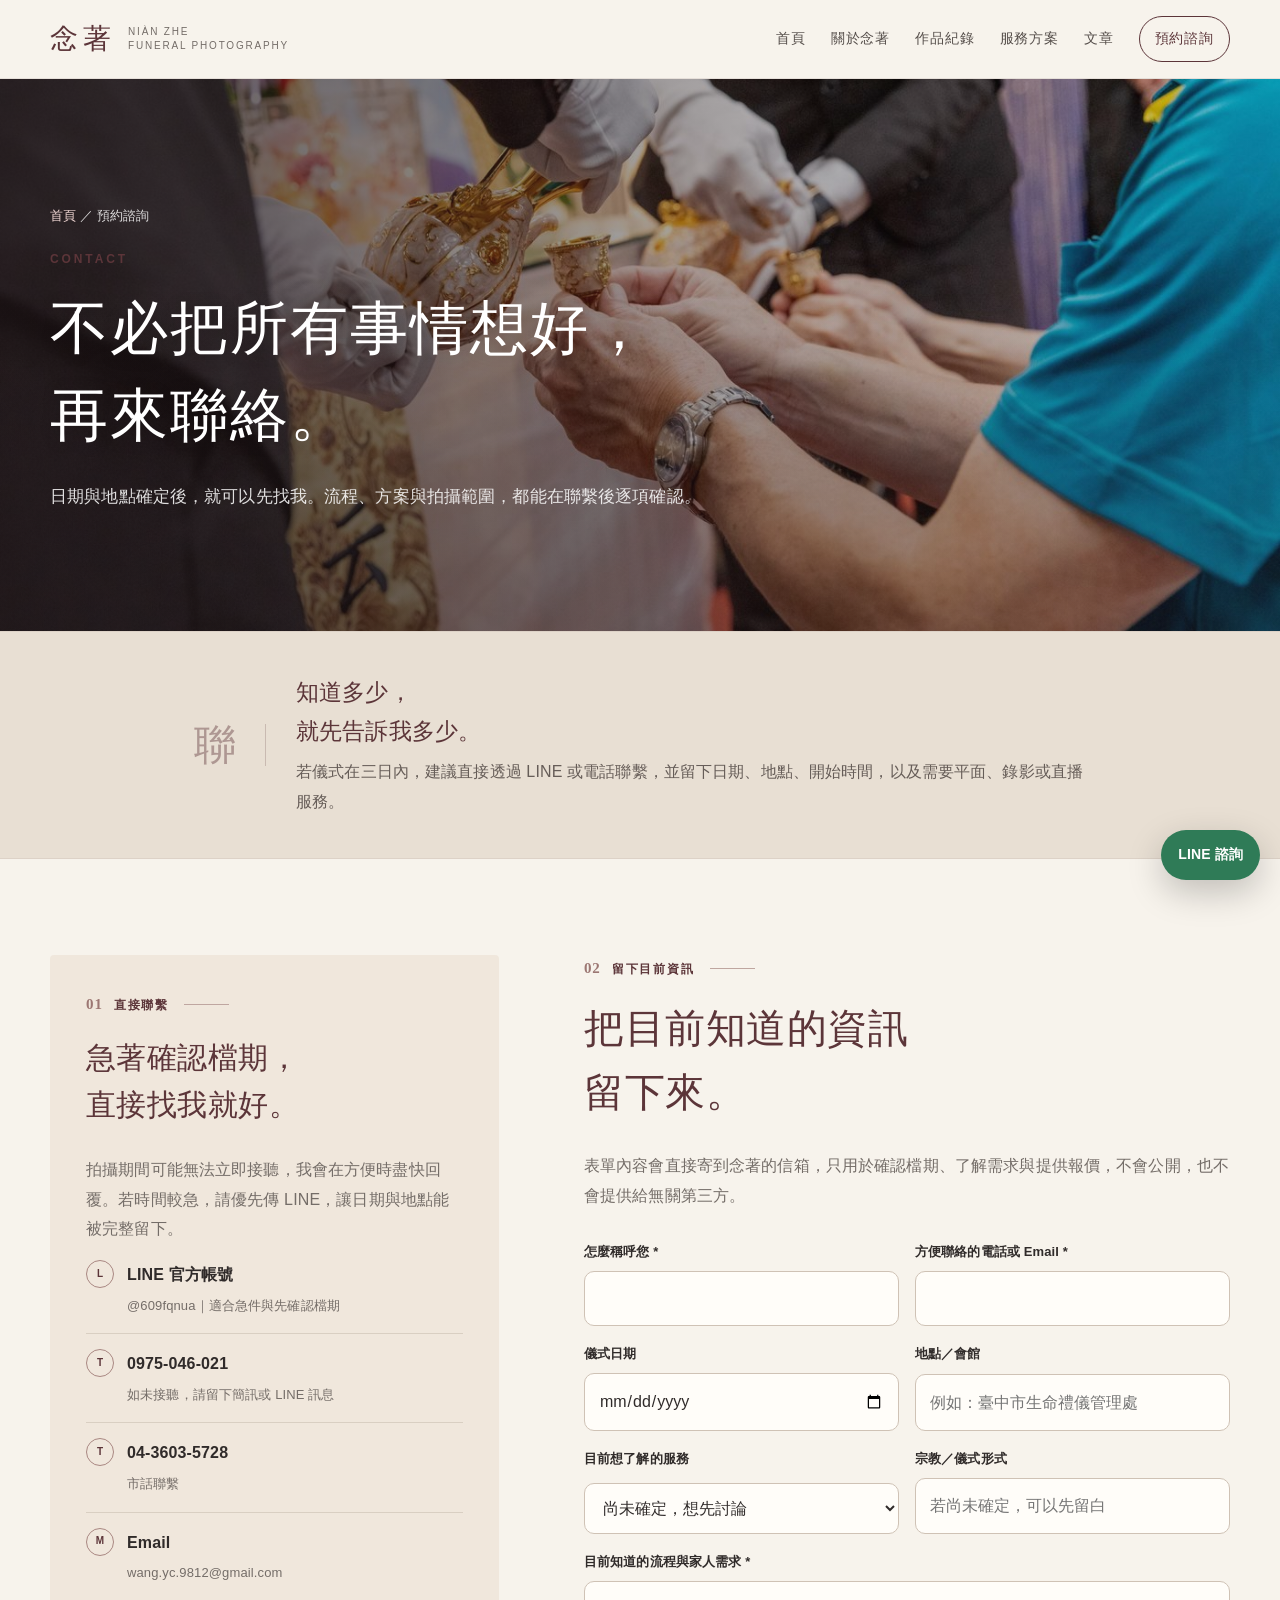
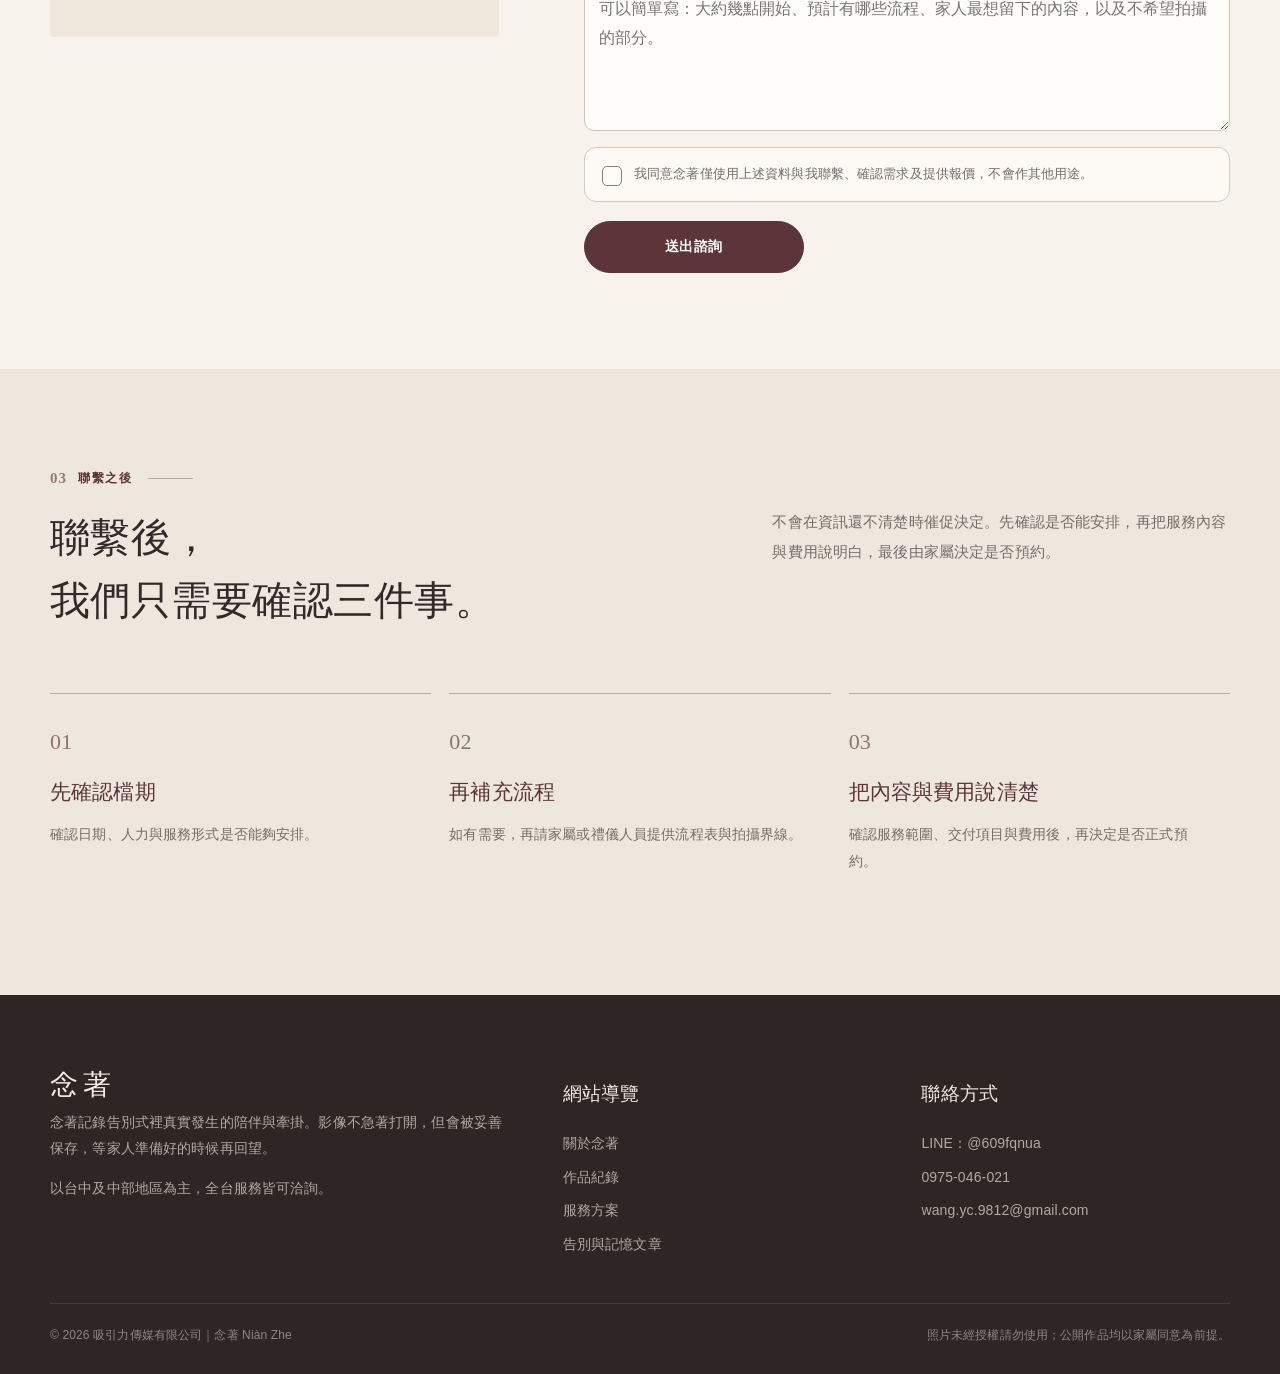
<file: contact.html>
<!DOCTYPE html>

<html lang="zh-Hant"><head><meta charset="utf-8"/><meta content="width=device-width,initial-scale=1" name="viewport"/><title>預約諮詢｜念著 Niàn Zhe 告別式紀錄攝影</title><meta content="儀式日期確定後，即可先聯繫念著確認檔期。流程尚未完整也沒有關係，可透過 LINE、電話或表單逐項確認拍攝需求。" name="description"/><meta content="index,follow,max-image-preview:large" name="robots"/><link href="https://www.nianzhe-studio.tw/contact.html" rel="canonical"/><link href="assets/images/favicon.svg" rel="icon" type="image/svg+xml"/><link href="assets/css/style.css" rel="stylesheet"/><meta content="website" property="og:type"/><meta content="念著 Niàn Zhe" property="og:site_name"/><meta content="預約諮詢｜念著 Niàn Zhe 告別式紀錄攝影" property="og:title"/><meta content="儀式日期確定後，即可先聯繫念著確認檔期。流程尚未完整也沒有關係，可透過 LINE、電話或表單逐項確認拍攝需求。" property="og:description"/><meta content="https://www.nianzhe-studio.tw/contact.html" property="og:url"/><meta content="https://www.nianzhe-studio.tw/assets/images/hero-ritual.jpg" property="og:image"/><meta content="zh_TW" property="og:locale"/><meta content="summary_large_image" name="twitter:card"/></head><body><a class="skip-link" href="#main">跳到主要內容</a><header class="site-header"><div class="container nav-wrap"><a aria-label="念著首頁" class="brand" href="index.html"><span class="brand-mark">念著</span><span class="brand-sub">NIÀN ZHE<br/>FUNERAL PHOTOGRAPHY</span></a><button aria-expanded="false" aria-label="開啟選單" class="menu-btn">☰</button><nav aria-label="主要導覽" class="nav"><a class="" href="index.html">首頁</a><a class="" href="about.html">關於念著</a><a class="" href="portfolio.html">作品紀錄</a><a class="" href="services.html">服務方案</a><a class="" href="blog.html">文章</a><a class="nav-cta active" href="contact.html">預約諮詢</a></nav></div></header>
<main id="main">
<section class="page-hero image-hero contact-hero editorial-page-hero">
<div class="container"><div class="breadcrumbs"><a href="index.html">首頁</a> ／ 預約諮詢</div><div class="eyebrow">Contact</div><h1 class="title-lines"><span>不必把所有事情想好，</span><span>再來聯絡。</span></h1><p>日期與地點確定後，就可以先找我。流程、方案與拍攝範圍，都能在聯繫後逐項確認。</p></div>
</section>
<section class="soft-band contact-reassurance"><div class="container soft-band-inner"><div class="soft-band-mark">聯</div><div><p class="soft-band-title title-lines"><span>知道多少，</span><span>就先告訴我多少。</span></p><p>若儀式在三日內，建議直接透過 LINE 或電話聯繫，並留下日期、地點、開始時間，以及需要平面、錄影或直播服務。</p></div></div></section>
<section class="section"><div class="container split contact-refined-split">
<aside class="sticky-card refined-contact-card"><div class="chapter-label"><span>01</span> 直接聯繫</div><h2 class="editorial-title title-lines"><span>急著確認檔期，</span><span>直接找我就好。</span></h2><p class="muted">拍攝期間可能無法立即接聽，我會在方便時盡快回覆。若時間較急，請優先傳 LINE，讓日期與地點能被完整留下。</p><div class="contact-list">
<a class="contact-item" href="https://line.me/R/ti/p/%40609fqnua" rel="noopener" target="_blank"><div class="contact-icon">L</div><div><strong>LINE 官方帳號</strong><span>@609fqnua｜適合急件與先確認檔期</span></div></a>
<a class="contact-item" href="tel:+886975046021"><div class="contact-icon">T</div><div><strong>0975-046-021</strong><span>如未接聽，請留下簡訊或 LINE 訊息</span></div></a>
<a class="contact-item" href="tel:+886436035728"><div class="contact-icon">T</div><div><strong>04-3603-5728</strong><span>市話聯繫</span></div></a>
<a class="contact-item" href="mailto:wang.yc.9812@gmail.com"><div class="contact-icon">M</div><div><strong>Email</strong><span>wang.yc.9812@gmail.com</span></div></a>
</div></aside>
<div><div class="chapter-label"><span>02</span> 留下目前資訊</div><h2 class="editorial-title title-lines"><span>把目前知道的資訊</span><span>留下來。</span></h2><p class="muted form-intro">表單內容會直接寄到念著的信箱，只用於確認檔期、了解需求與提供報價，不會公開，也不會提供給無關第三方。</p>
<form action="https://formsubmit.co/wang.yc.9812@gmail.com" method="POST"><input name="_subject" type="hidden" value="【念著官網】新的告別式紀錄詢問"/><input name="_template" type="hidden" value="table"/><input name="_captcha" type="hidden" value="false"/><input name="_next" type="hidden" value="https://www.nianzhe-studio.tw/thanks.html"/><input autocomplete="off" name="_honey" style="display:none" tabindex="-1" type="text"/><div class="form-grid">
<div class="field"><label for="name">怎麼稱呼您 *</label><input autocomplete="name" id="name" name="稱呼" required=""/></div>
<div class="field"><label for="contact">方便聯絡的電話或 Email *</label><input id="contact" name="聯絡方式" required=""/></div>
<div class="field"><label for="date">儀式日期</label><input id="date" name="儀式日期" type="date"/></div>
<div class="field"><label for="place">地點／會館</label><input id="place" name="地點" placeholder="例如：臺中市生命禮儀管理處"/></div>
<div class="field"><label for="service">目前想了解的服務</label><select id="service" name="服務項目"><option>尚未確定，想先討論</option><option>平面單機紀錄</option><option>動態雙機紀錄</option><option>雙機直播服務</option><option>平面＋動態整合</option><option>禮儀公司合作</option></select></div>
<div class="field"><label for="religion">宗教／儀式形式</label><input id="religion" name="宗教或儀式" placeholder="若尚未確定，可以先留白"/></div>
<div class="field full"><label for="message">目前知道的流程與家人需求 *</label><textarea id="message" name="需求說明" placeholder="可以簡單寫：大約幾點開始、預計有哪些流程、家人最想留下的內容，以及不希望拍攝的部分。" required=""></textarea></div>
<div class="field full"><label class="privacy-check"><input name="資料使用同意" required="" type="checkbox" value="同意"/><span>我同意念著僅使用上述資料與我聯繫、確認需求及提供報價，不會作其他用途。</span></label></div>
<div class="field full submit-row"><button class="btn primary submit-wide" type="submit">送出諮詢</button></div>
</div></form>
</div>
</div></section>
<section class="section alt"><div class="container"><div class="section-head editorial-head"><div><div class="chapter-label"><span>03</span> 聯繫之後</div><h2 class="title-lines"><span>聯繫後，</span><span>我們只需要確認三件事。</span></h2></div><p>不會在資訊還不清楚時催促決定。先確認是否能安排，再把服務內容與費用說明白，最後由家屬決定是否預約。</p></div><div class="steps three-steps refined-steps"><div class="step"><div class="step-num">01</div><h3>先確認檔期</h3><p>確認日期、人力與服務形式是否能夠安排。</p></div><div class="step"><div class="step-num">02</div><h3>再補充流程</h3><p>如有需要，再請家屬或禮儀人員提供流程表與拍攝界線。</p></div><div class="step"><div class="step-num">03</div><h3>把內容與費用說清楚</h3><p>確認服務範圍、交付項目與費用後，再決定是否正式預約。</p></div></div></div></section>
</main><footer class="site-footer"><div class="container footer-grid"><div><div class="brand-mark" style="color:#f6eee6">念著</div><p>念著記錄告別式裡真實發生的陪伴與牽掛。影像不急著打開，但會被妥善保存，等家人準備好的時候再回望。</p><p>以台中及中部地區為主，全台服務皆可洽詢。</p></div><div><h3>網站導覽</h3><div class="footer-links"><a href="about.html">關於念著</a><a href="portfolio.html">作品紀錄</a><a href="services.html">服務方案</a><a href="blog.html">告別與記憶文章</a></div></div><div><h3>聯絡方式</h3><div class="footer-links"><a href="https://line.me/R/ti/p/%40609fqnua" rel="noopener" target="_blank">LINE：@609fqnua</a><a href="tel:+886975046021">0975-046-021</a><a href="mailto:wang.yc.9812@gmail.com">wang.yc.9812@gmail.com</a></div></div></div><div class="container copyright"><span>© <span data-year="">2026</span> 吸引力傳媒有限公司｜念著 Niàn Zhe</span><span>照片未經授權請勿使用；公開作品均以家屬同意為前提。</span></div></footer><a aria-label="透過 LINE 聯繫念著" class="line-float" href="https://line.me/R/ti/p/%40609fqnua" rel="noopener" target="_blank">LINE 諮詢</a><script src="assets/js/main.js"></script></body></html>
</file>
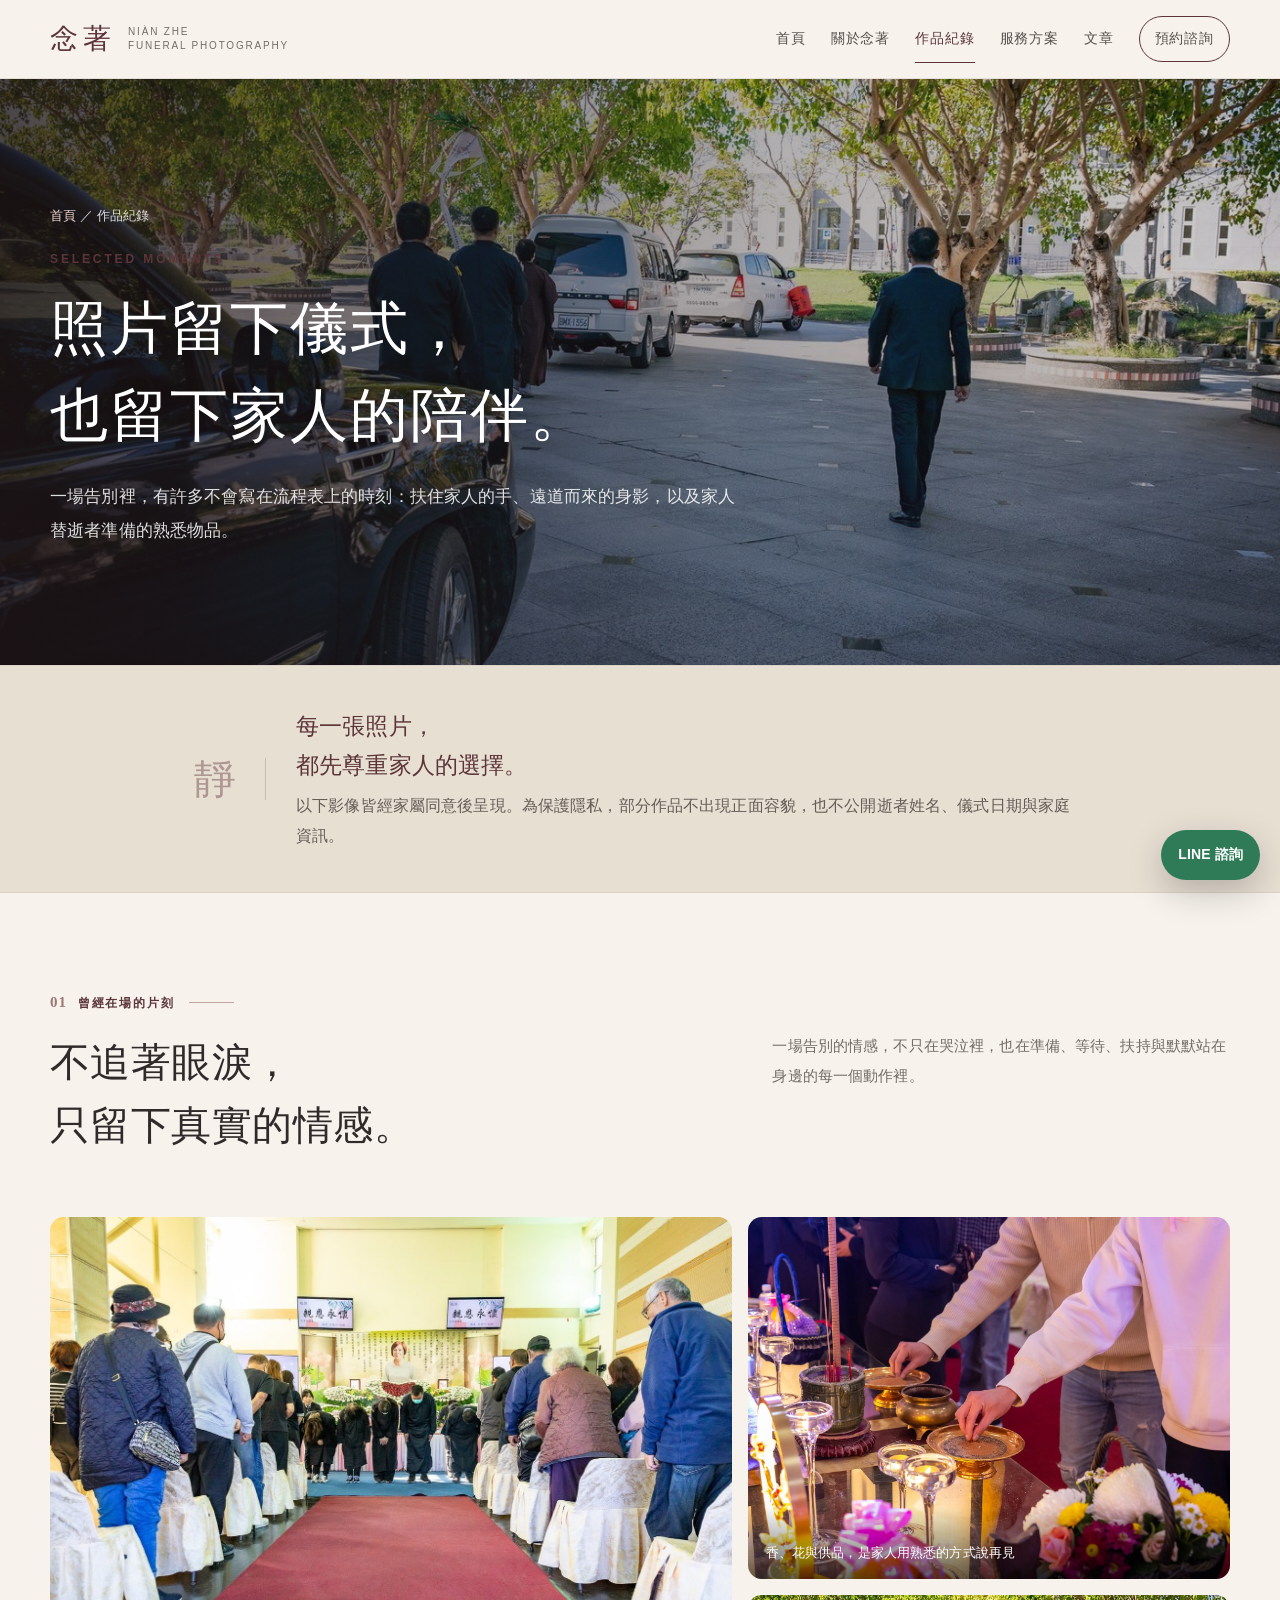
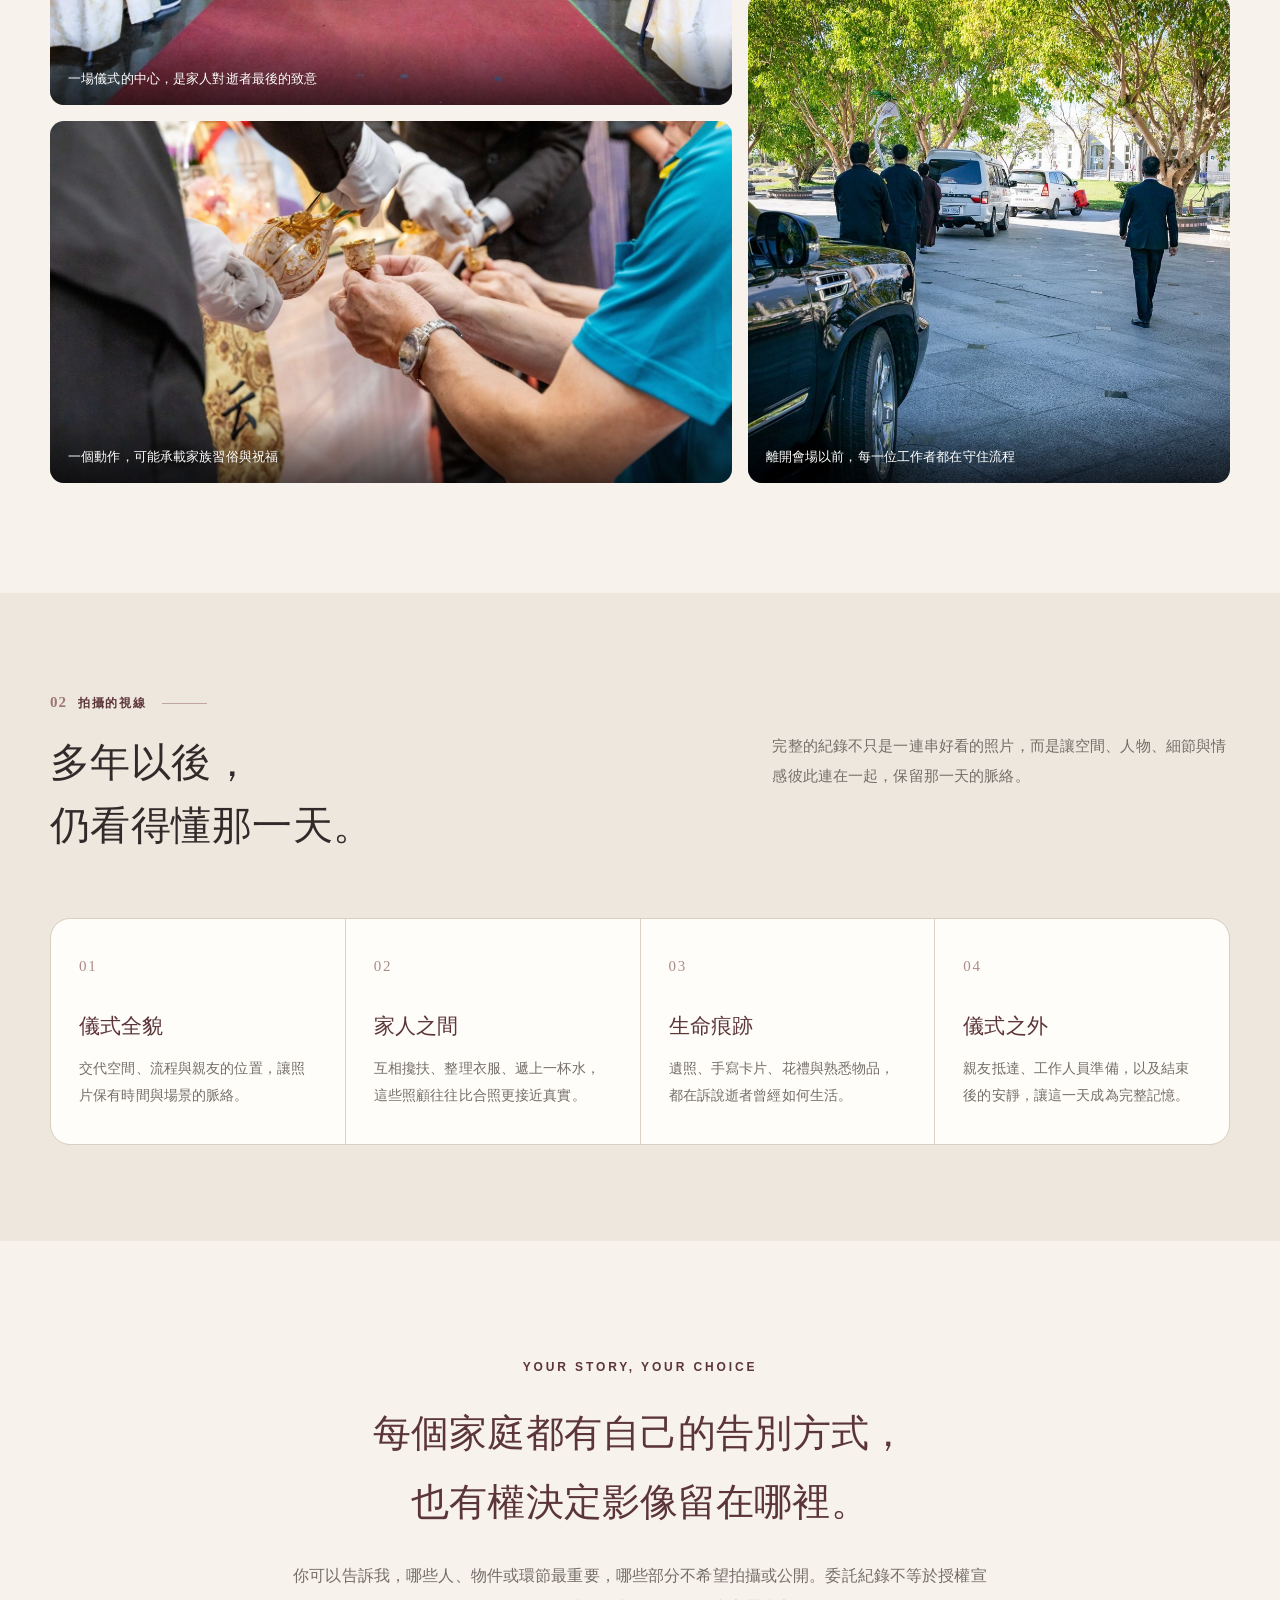
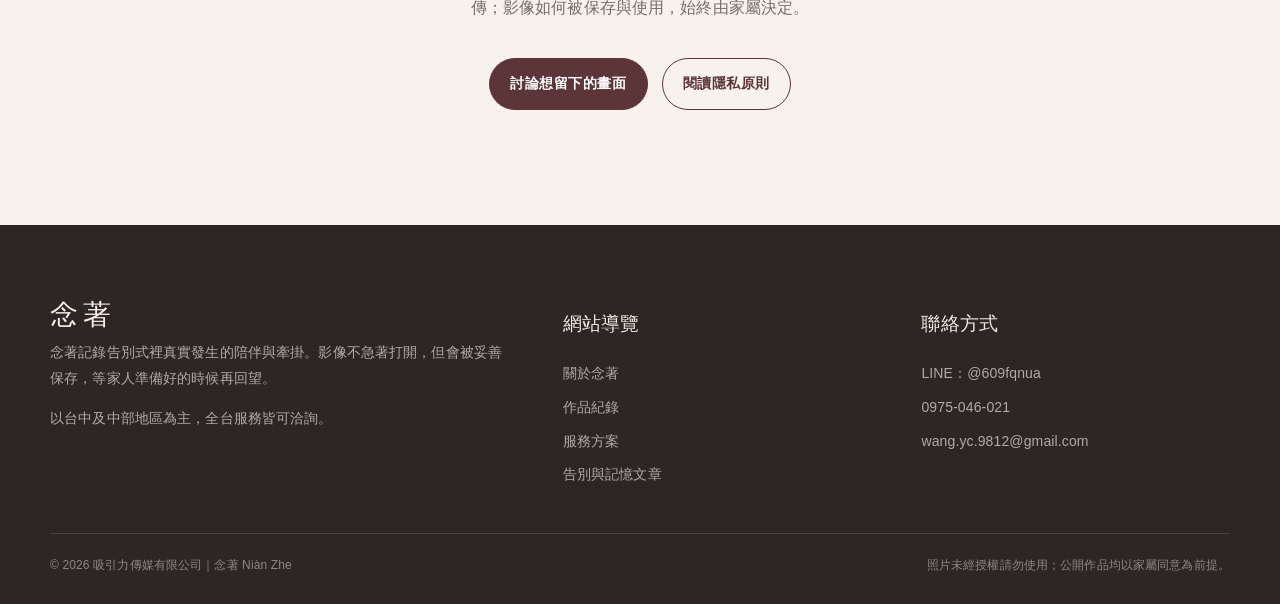
<file: portfolio.html>
<!DOCTYPE html>

<html lang="zh-Hant"><head><meta charset="utf-8"/><meta content="width=device-width,initial-scale=1" name="viewport"/><title>作品紀錄｜念著 Niàn Zhe 告別式紀錄攝影</title><meta content="告別式現場、家人之間與生命細節的紀錄。所有公開作品均經家屬同意，並以尊重隱私、不打擾儀式為前提。" name="description"/><meta content="index,follow,max-image-preview:large" name="robots"/><link href="https://www.nianzhe-studio.tw/portfolio.html" rel="canonical"/><link href="assets/images/favicon.svg" rel="icon" type="image/svg+xml"/><link href="assets/css/style.css" rel="stylesheet"/><meta content="website" property="og:type"/><meta content="念著 Niàn Zhe" property="og:site_name"/><meta content="作品紀錄｜念著 Niàn Zhe 告別式紀錄攝影" property="og:title"/><meta content="告別式現場、家人之間與生命細節的紀錄。所有公開作品均經家屬同意，並以尊重隱私、不打擾儀式為前提。" property="og:description"/><meta content="https://www.nianzhe-studio.tw/portfolio.html" property="og:url"/><meta content="https://www.nianzhe-studio.tw/assets/images/hero-ritual.jpg" property="og:image"/><meta content="zh_TW" property="og:locale"/><meta content="summary_large_image" name="twitter:card"/></head><body><a class="skip-link" href="#main">跳到主要內容</a><header class="site-header"><div class="container nav-wrap"><a aria-label="念著首頁" class="brand" href="index.html"><span class="brand-mark">念著</span><span class="brand-sub">NIÀN ZHE<br/>FUNERAL PHOTOGRAPHY</span></a><button aria-expanded="false" aria-label="開啟選單" class="menu-btn">☰</button><nav aria-label="主要導覽" class="nav"><a class="" href="index.html">首頁</a><a class="" href="about.html">關於念著</a><a class="active" href="portfolio.html">作品紀錄</a><a class="" href="services.html">服務方案</a><a class="" href="blog.html">文章</a><a class="nav-cta" href="contact.html">預約諮詢</a></nav></div></header>
<main id="main">
<section class="page-hero image-hero portfolio-hero editorial-page-hero">
<div class="container"><div class="breadcrumbs"><a href="index.html">首頁</a> ／ 作品紀錄</div><div class="eyebrow">Selected moments</div><h1 class="title-lines"><span>照片留下儀式，</span><span>也留下家人的陪伴。</span></h1><p>一場告別裡，有許多不會寫在流程表上的時刻：扶住家人的手、遠道而來的身影，以及家人替逝者準備的熟悉物品。</p></div>
</section>
<section class="soft-band privacy-band"><div class="container soft-band-inner"><div class="soft-band-mark">靜</div><div><p class="soft-band-title title-lines"><span>每一張照片，</span><span>都先尊重家人的選擇。</span></p><p>以下影像皆經家屬同意後呈現。為保護隱私，部分作品不出現正面容貌，也不公開逝者姓名、儀式日期與家庭資訊。</p></div></div></section>
<section class="section portfolio-gallery-section"><div class="container"><div class="section-head editorial-head"><div><div class="chapter-label"><span>01</span> 曾經在場的片刻</div><h2 class="title-lines"><span>不追著眼淚，</span><span>只留下真實的情感。</span></h2></div><p>一場告別的情感，不只在哭泣裡，也在準備、等待、扶持與默默站在身邊的每一個動作裡。</p></div><div class="gallery">
<figure class="g1"><img alt="告別式會場中的家屬致意" src="assets/images/scene-ceremony.jpg"/><figcaption>一場儀式的中心，是家人對逝者最後的致意</figcaption></figure>
<figure class="g2"><img alt="告別式祭祀器物與花禮" src="assets/images/hero-ritual.jpg"/><figcaption>香、花與供品，是家人用熟悉的方式說再見</figcaption></figure>
<figure class="g3"><img alt="告別式車隊準備出發" src="assets/images/scene-procession.jpg"/><figcaption>離開會場以前，每一位工作者都在守住流程</figcaption></figure>
<figure class="g4"><img alt="儀式中親手接過器物的細節" src="assets/images/scene-detail.jpg"/><figcaption>一個動作，可能承載家族習俗與祝福</figcaption></figure>
</div></div></section>
<section class="section alt"><div class="container"><div class="section-head editorial-head"><div><div class="chapter-label"><span>02</span> 拍攝的視線</div><h2 class="title-lines"><span>多年以後，</span><span>仍看得懂那一天。</span></h2></div><p>完整的紀錄不只是一連串好看的照片，而是讓空間、人物、細節與情感彼此連在一起，保留那一天的脈絡。</p></div><div class="principle-grid portfolio-layers">
<article class="principle-card"><span>01</span><h3>儀式全貌</h3><p>交代空間、流程與親友的位置，讓照片保有時間與場景的脈絡。</p></article>
<article class="principle-card"><span>02</span><h3>家人之間</h3><p>互相攙扶、整理衣服、遞上一杯水，這些照顧往往比合照更接近真實。</p></article>
<article class="principle-card"><span>03</span><h3>生命痕跡</h3><p>遺照、手寫卡片、花禮與熟悉物品，都在訴說逝者曾經如何生活。</p></article>
<article class="principle-card"><span>04</span><h3>儀式之外</h3><p>親友抵達、工作人員準備，以及結束後的安靜，讓這一天成為完整記憶。</p></article>
</div></div></section>
<section class="section portfolio-note-section"><div class="narrow center"><div class="eyebrow">Your story, your choice</div><p class="belief-lead title-lines"><span>每個家庭都有自己的告別方式，</span><span>也有權決定影像留在哪裡。</span></p><p class="muted belief-body">你可以告訴我，哪些人、物件或環節最重要，哪些部分不希望拍攝或公開。委託紀錄不等於授權宣傳；影像如何被保存與使用，始終由家屬決定。</p><div class="actions" style="justify-content:center"><a class="btn primary" href="contact.html">討論想留下的畫面</a><a class="btn" href="blog/privacy-and-consent.html">閱讀隱私原則</a></div></div></section>
</main><footer class="site-footer"><div class="container footer-grid"><div><div class="brand-mark" style="color:#f6eee6">念著</div><p>念著記錄告別式裡真實發生的陪伴與牽掛。影像不急著打開，但會被妥善保存，等家人準備好的時候再回望。</p><p>以台中及中部地區為主，全台服務皆可洽詢。</p></div><div><h3>網站導覽</h3><div class="footer-links"><a href="about.html">關於念著</a><a href="portfolio.html">作品紀錄</a><a href="services.html">服務方案</a><a href="blog.html">告別與記憶文章</a></div></div><div><h3>聯絡方式</h3><div class="footer-links"><a href="https://line.me/R/ti/p/%40609fqnua" rel="noopener" target="_blank">LINE：@609fqnua</a><a href="tel:+886975046021">0975-046-021</a><a href="mailto:wang.yc.9812@gmail.com">wang.yc.9812@gmail.com</a></div></div></div><div class="container copyright"><span>© <span data-year="">2026</span> 吸引力傳媒有限公司｜念著 Niàn Zhe</span><span>照片未經授權請勿使用；公開作品均以家屬同意為前提。</span></div></footer><a aria-label="透過 LINE 聯繫念著" class="line-float" href="https://line.me/R/ti/p/%40609fqnua" rel="noopener" target="_blank">LINE 諮詢</a><script src="assets/js/main.js"></script></body></html>
</file>
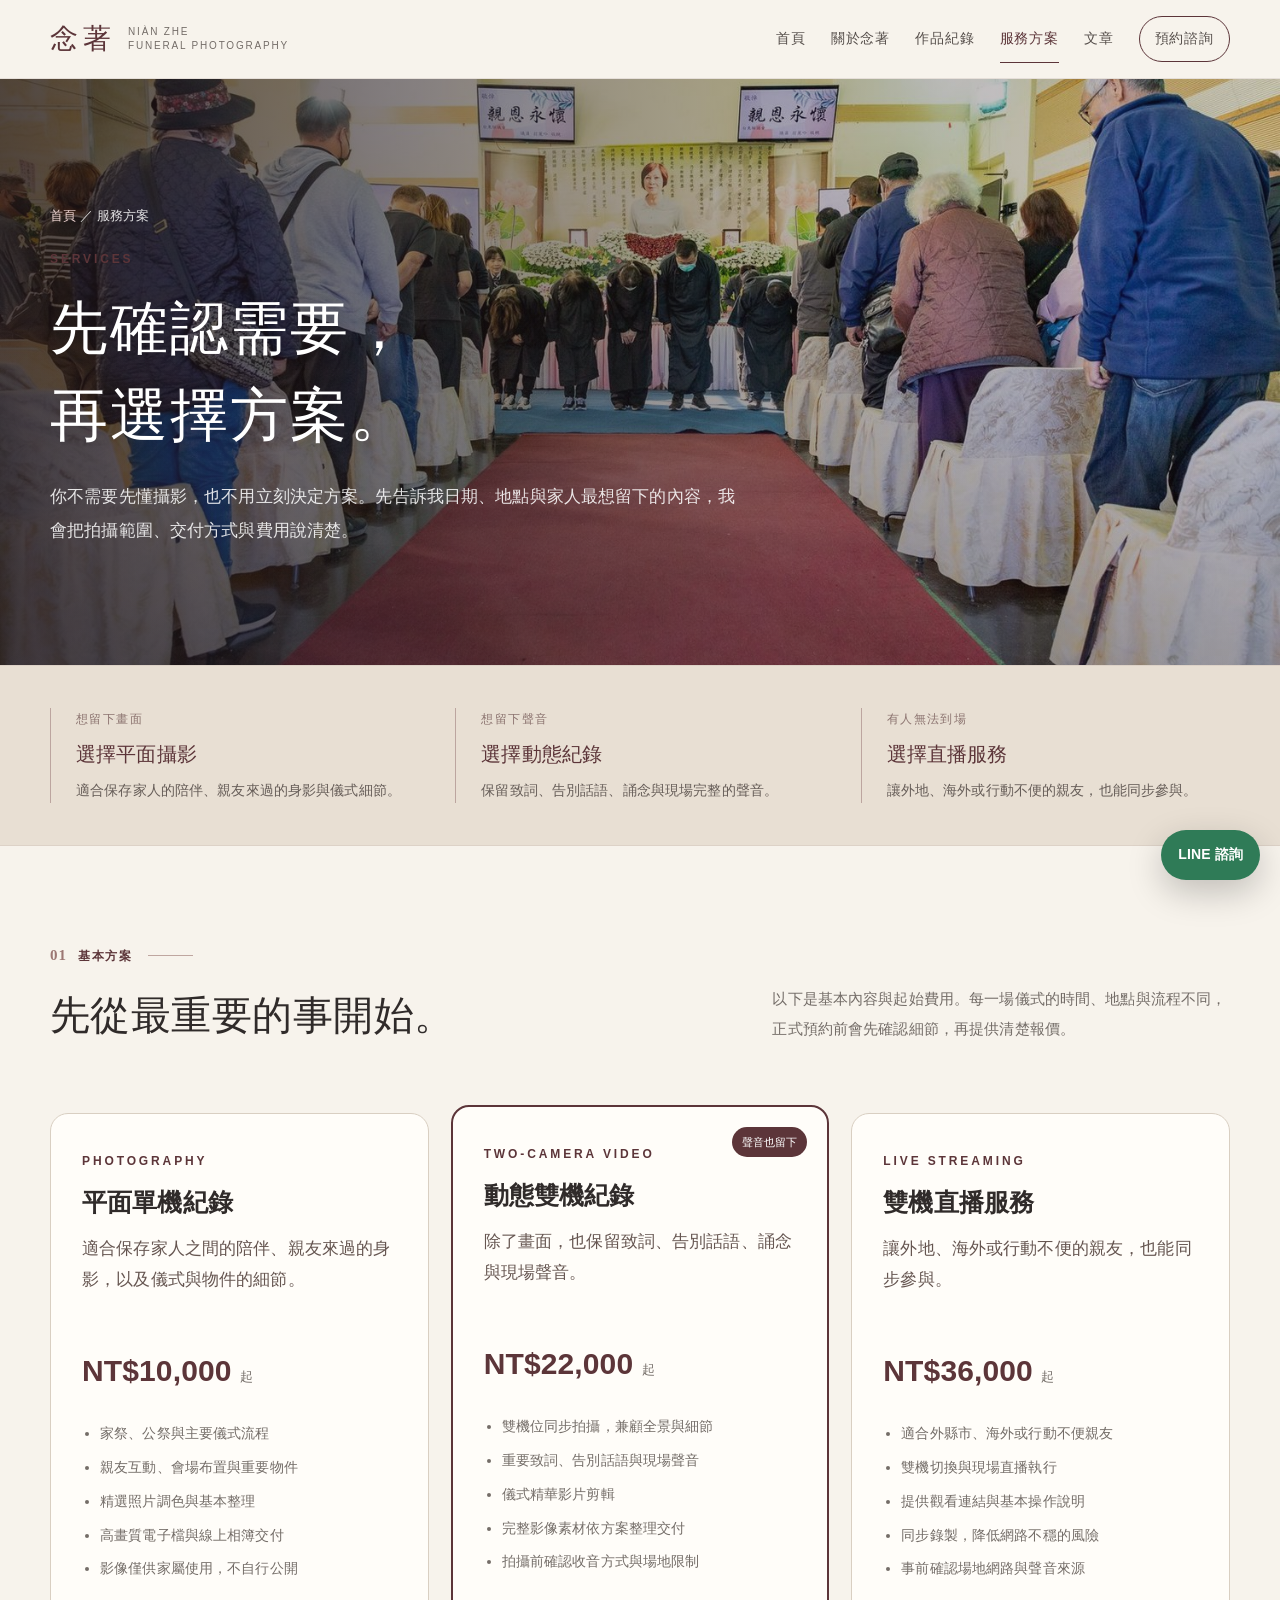
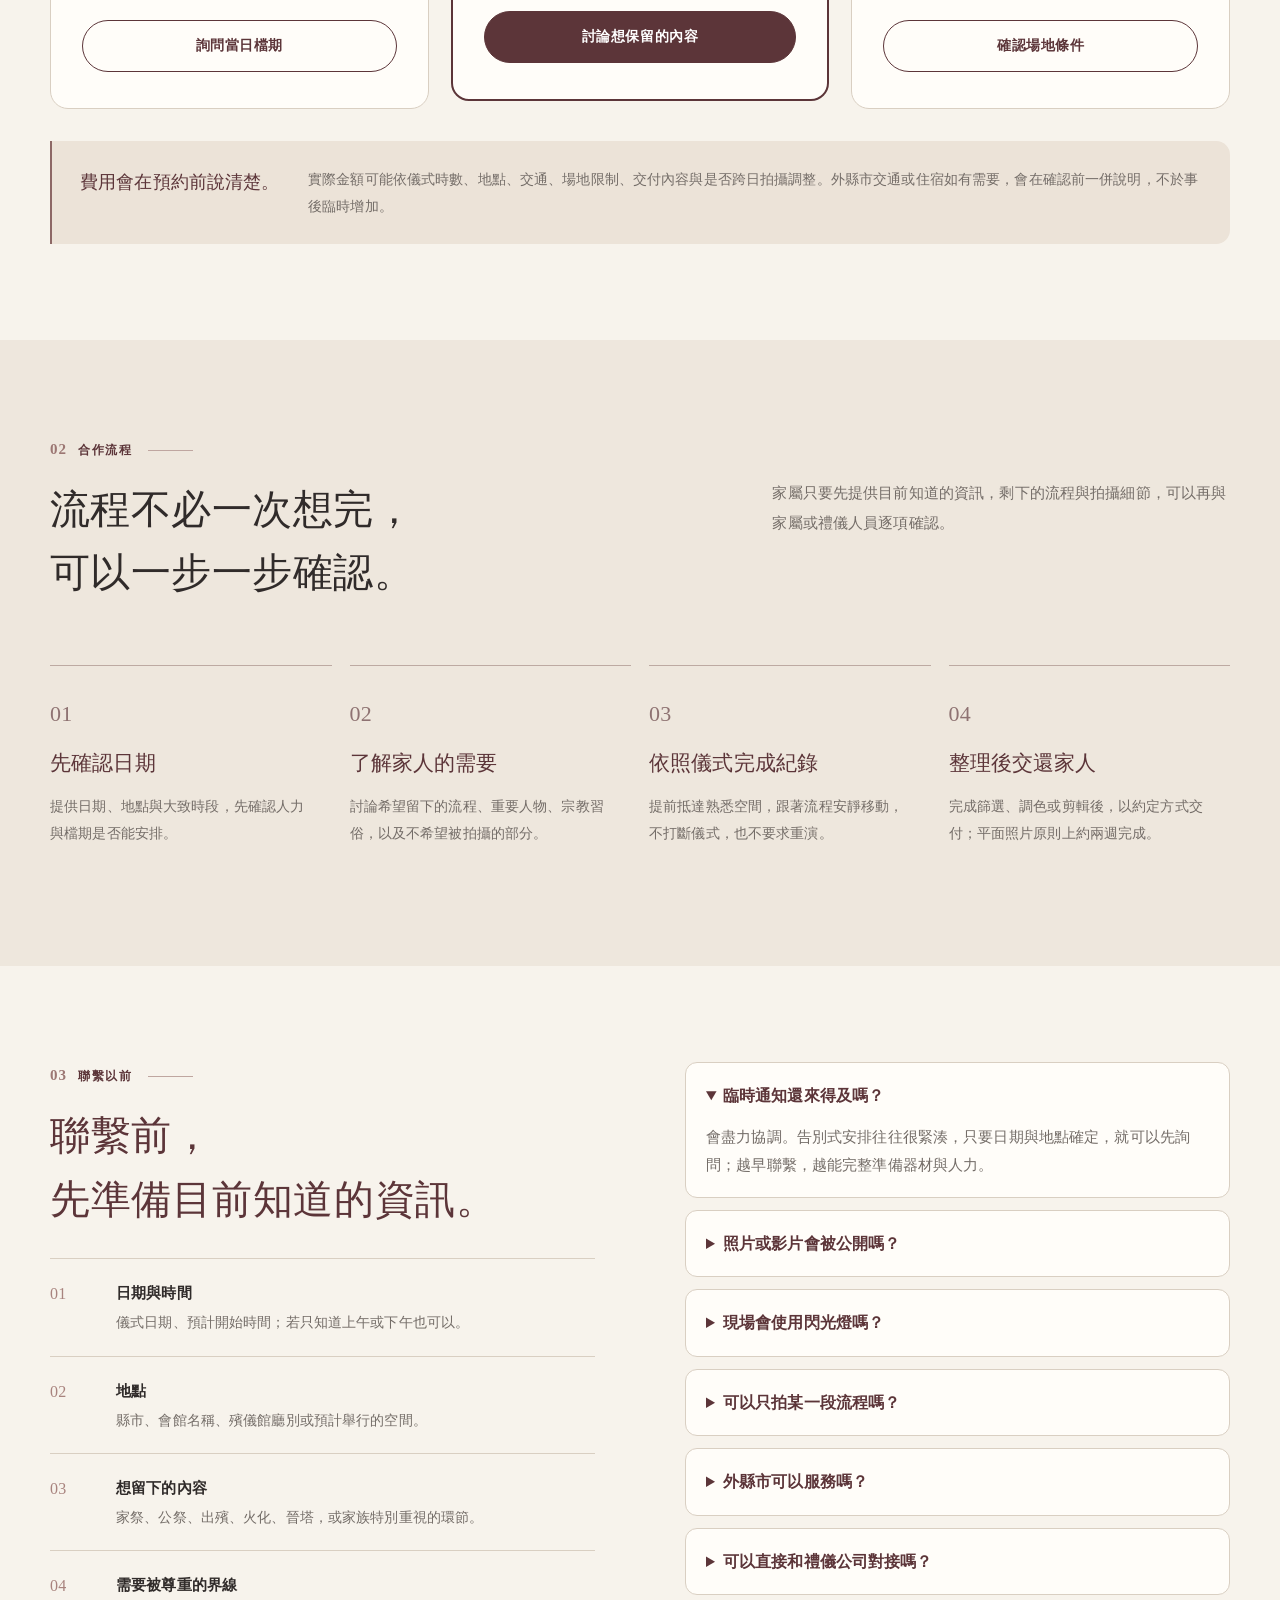
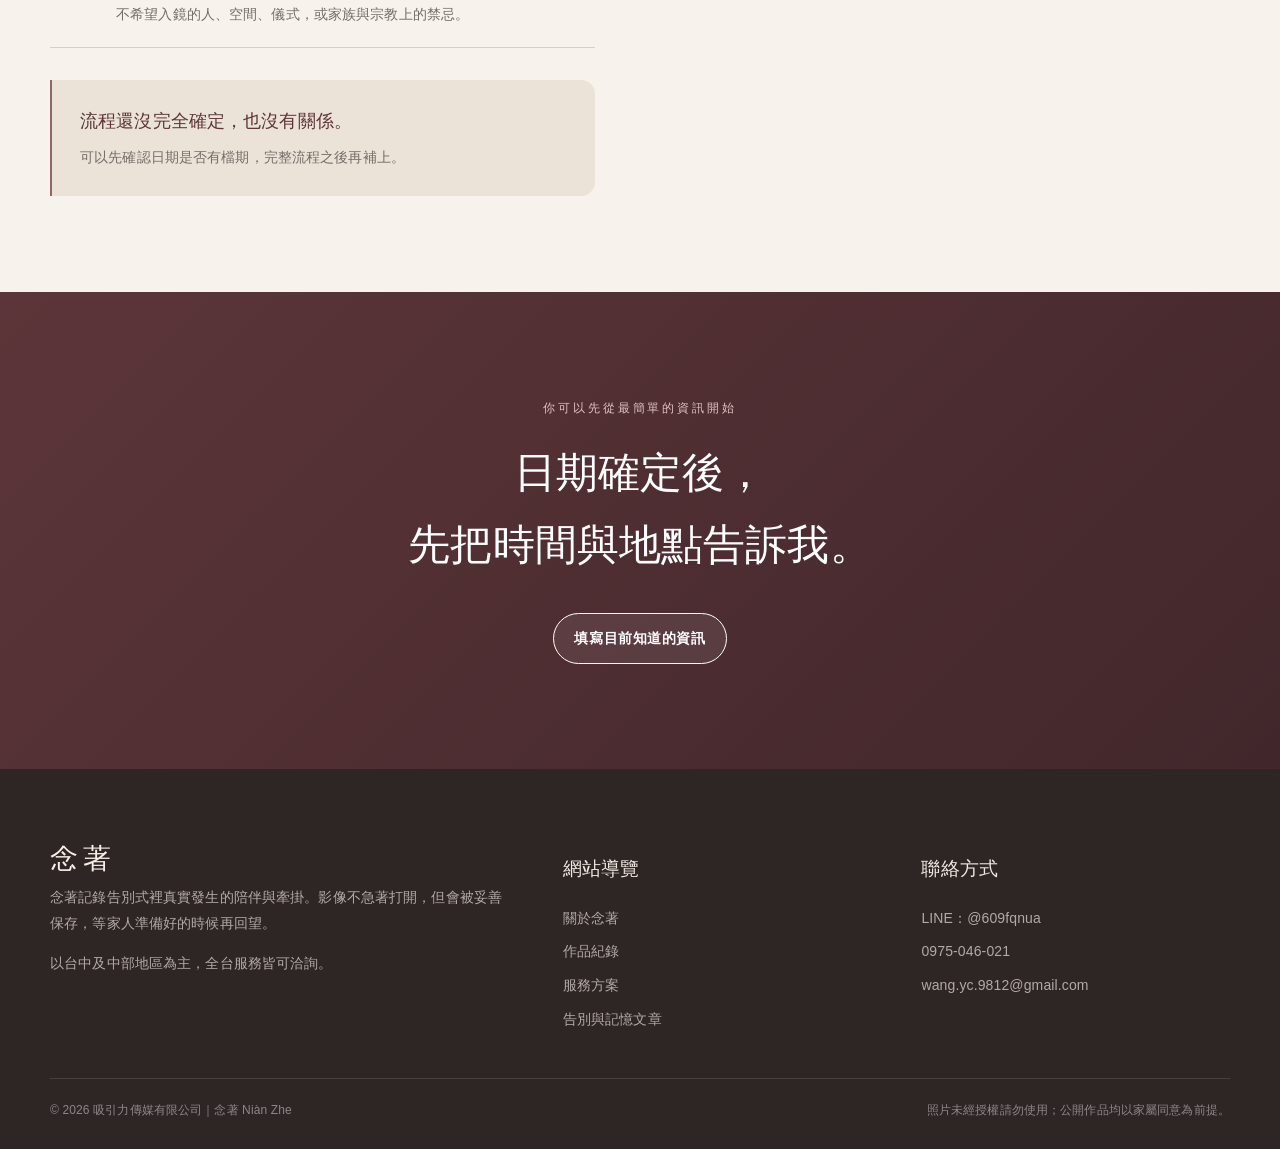
<file: services.html>
<!DOCTYPE html>

<html lang="zh-Hant"><head><meta charset="utf-8"/><meta content="width=device-width,initial-scale=1" name="viewport"/><title>服務方案｜念著 Niàn Zhe 告別式紀錄攝影</title><meta content="了解告別式平面攝影、動態雙機紀錄與直播服務的內容、費用與合作流程。日期確定後，其餘細節可以逐項確認。" name="description"/><meta content="index,follow,max-image-preview:large" name="robots"/><link href="https://www.nianzhe-studio.tw/services.html" rel="canonical"/><link href="assets/images/favicon.svg" rel="icon" type="image/svg+xml"/><link href="assets/css/style.css" rel="stylesheet"/><meta content="website" property="og:type"/><meta content="念著 Niàn Zhe" property="og:site_name"/><meta content="服務方案｜念著 Niàn Zhe 告別式紀錄攝影" property="og:title"/><meta content="了解告別式平面攝影、動態雙機紀錄與直播服務的內容、費用與合作流程。日期確定後，其餘細節可以逐項確認。" property="og:description"/><meta content="https://www.nianzhe-studio.tw/services.html" property="og:url"/><meta content="https://www.nianzhe-studio.tw/assets/images/hero-ritual.jpg" property="og:image"/><meta content="zh_TW" property="og:locale"/><meta content="summary_large_image" name="twitter:card"/><script type="application/ld+json">{"@context": "https://schema.org", "@type": "Service", "serviceType": "告別式紀錄攝影、動態錄影與直播", "provider": {"@type": "ProfessionalService", "name": "念著 Niàn Zhe"}, "areaServed": "Taiwan"}</script></head><body><a class="skip-link" href="#main">跳到主要內容</a><header class="site-header"><div class="container nav-wrap"><a aria-label="念著首頁" class="brand" href="index.html"><span class="brand-mark">念著</span><span class="brand-sub">NIÀN ZHE<br/>FUNERAL PHOTOGRAPHY</span></a><button aria-expanded="false" aria-label="開啟選單" class="menu-btn">☰</button><nav aria-label="主要導覽" class="nav"><a class="" href="index.html">首頁</a><a class="" href="about.html">關於念著</a><a class="" href="portfolio.html">作品紀錄</a><a class="active" href="services.html">服務方案</a><a class="" href="blog.html">文章</a><a class="nav-cta" href="contact.html">預約諮詢</a></nav></div></header>
<main id="main">
<section class="page-hero image-hero services-hero editorial-page-hero">
<div class="container">
<div class="breadcrumbs"><a href="index.html">首頁</a> ／ 服務方案</div>
<div class="eyebrow">Services</div>
<h1 class="title-lines"><span>先確認需要，</span><span>再選擇方案。</span></h1>
<p>你不需要先懂攝影，也不用立刻決定方案。先告訴我日期、地點與家人最想留下的內容，我會把拍攝範圍、交付方式與費用說清楚。</p>
</div>
</section>
<section class="soft-band service-soft-band">
<div class="container service-question-grid">
<div class="service-question"><span>想留下畫面</span><strong>選擇平面攝影</strong><p>適合保存家人的陪伴、親友來過的身影與儀式細節。</p></div>
<div class="service-question"><span>想留下聲音</span><strong>選擇動態紀錄</strong><p>保留致詞、告別話語、誦念與現場完整的聲音。</p></div>
<div class="service-question"><span>有人無法到場</span><strong>選擇直播服務</strong><p>讓外地、海外或行動不便的親友，也能同步參與。</p></div>
</div>
</section>
<section class="section">
<div class="container">
<div class="section-head editorial-head">
<div><div class="chapter-label"><span>01</span> 基本方案</div><h2 class="title-lines"><span>先從最重要的事開始。</span></h2></div>
<p>以下是基本內容與起始費用。每一場儀式的時間、地點與流程不同，正式預約前會先確認細節，再提供清楚報價。</p>
</div>
<div class="price-grid refined-prices">
<article class="price-card" id="photo"><div class="eyebrow">Photography</div><h3>平面單機紀錄</h3><p class="package-feeling">適合保存家人之間的陪伴、親友來過的身影，以及儀式與物件的細節。</p><div class="price">NT$10,000 <small>起</small></div><ul><li>家祭、公祭與主要儀式流程</li><li>親友互動、會場布置與重要物件</li><li>精選照片調色與基本整理</li><li>高畫質電子檔與線上相簿交付</li><li>影像僅供家屬使用，不自行公開</li></ul><a class="btn" href="contact.html">詢問當日檔期</a></article>
<article class="price-card featured" id="video"><span class="badge">聲音也留下</span><div class="eyebrow">Two-camera video</div><h3>動態雙機紀錄</h3><p class="package-feeling">除了畫面，也保留致詞、告別話語、誦念與現場聲音。</p><div class="price">NT$22,000 <small>起</small></div><ul><li>雙機位同步拍攝，兼顧全景與細節</li><li>重要致詞、告別話語與現場聲音</li><li>儀式精華影片剪輯</li><li>完整影像素材依方案整理交付</li><li>拍攝前確認收音方式與場地限制</li></ul><a class="btn primary" href="contact.html">討論想保留的內容</a></article>
<article class="price-card" id="live"><div class="eyebrow">Live streaming</div><h3>雙機直播服務</h3><p class="package-feeling">讓外地、海外或行動不便的親友，也能同步參與。</p><div class="price">NT$36,000 <small>起</small></div><ul><li>適合外縣市、海外或行動不便親友</li><li>雙機切換與現場直播執行</li><li>提供觀看連結與基本操作說明</li><li>同步錄製，降低網路不穩的風險</li><li>事前確認場地網路與聲音來源</li></ul><a class="btn" href="contact.html">確認場地條件</a></article>
</div>
<div class="warm-note"><strong>費用會在預約前說清楚。</strong><p>實際金額可能依儀式時數、地點、交通、場地限制、交付內容與是否跨日拍攝調整。外縣市交通或住宿如有需要，會在確認前一併說明，不於事後臨時增加。</p></div>
</div>
</section>
<section class="section alt">
<div class="container">
<div class="section-head editorial-head"><div><div class="chapter-label"><span>02</span> 合作流程</div><h2 class="title-lines"><span>流程不必一次想完，</span><span>可以一步一步確認。</span></h2></div><p>家屬只要先提供目前知道的資訊，剩下的流程與拍攝細節，可以再與家屬或禮儀人員逐項確認。</p></div>
<div class="steps refined-steps">
<div class="step"><div class="step-num">01</div><h3>先確認日期</h3><p>提供日期、地點與大致時段，先確認人力與檔期是否能安排。</p></div>
<div class="step"><div class="step-num">02</div><h3>了解家人的需要</h3><p>討論希望留下的流程、重要人物、宗教習俗，以及不希望被拍攝的部分。</p></div>
<div class="step"><div class="step-num">03</div><h3>依照儀式完成紀錄</h3><p>提前抵達熟悉空間，跟著流程安靜移動，不打斷儀式，也不要求重演。</p></div>
<div class="step"><div class="step-num">04</div><h3>整理後交還家人</h3><p>完成篩選、調色或剪輯後，以約定方式交付；平面照片原則上約兩週完成。</p></div>
</div>
</div>
</section>
<section class="section">
<div class="container split service-info-split">
<div>
<div class="chapter-label"><span>03</span> 聯繫以前</div>
<h2 class="editorial-title title-lines"><span>聯繫前，</span><span>先準備目前知道的資訊。</span></h2>
<div class="gentle-list"><div><span>01</span><p><strong>日期與時間</strong>儀式日期、預計開始時間；若只知道上午或下午也可以。</p></div><div><span>02</span><p><strong>地點</strong>縣市、會館名稱、殯儀館廳別或預計舉行的空間。</p></div><div><span>03</span><p><strong>想留下的內容</strong>家祭、公祭、出殯、火化、晉塔，或家族特別重視的環節。</p></div><div><span>04</span><p><strong>需要被尊重的界線</strong>不希望入鏡的人、空間、儀式，或家族與宗教上的禁忌。</p></div></div>
<div class="warm-note compact"><strong>流程還沒完全確定，也沒有關係。</strong><p>可以先確認日期是否有檔期，完整流程之後再補上。</p></div>
</div>
<div class="faq">
<details open=""><summary>臨時通知還來得及嗎？</summary><p>會盡力協調。告別式安排往往很緊湊，只要日期與地點確定，就可以先詢問；越早聯繫，越能完整準備器材與人力。</p></details>
<details><summary>照片或影片會被公開嗎？</summary><p>不會自行公開。所有影像先交付委託家屬；若日後希望作為作品分享，會另外說明使用範圍並取得同意，家屬可以完全拒絕。</p></details>
<details><summary>現場會使用閃光燈嗎？</summary><p>原則上不使用，避免打斷儀式或造成家屬不適。若場地極暗且確有必要，也會先與家屬及禮儀人員確認。</p></details>
<details><summary>可以只拍某一段流程嗎？</summary><p>可以。可依家庭需要安排家祭、公祭、出殯或其他指定環節，費用會依實際時數與內容確認。</p></details>
<details><summary>外縣市可以服務嗎？</summary><p>可以洽詢。以台中及中部為主要服務區域，全台皆可討論；交通或住宿費會在報價前說明。</p></details>
<details><summary>可以直接和禮儀公司對接嗎？</summary><p>可以。經家屬同意後，可直接與禮儀人員核對流程及場地規範，減少家屬重複溝通的負擔。</p></details>
</div>
</div>
</section>
<section class="quote-band refined-quote"><div class="quote-small">你可以先從最簡單的資訊開始</div><blockquote class="title-lines"><span>日期確定後，</span><span>先把時間與地點告訴我。</span></blockquote><div class="actions" style="justify-content:center"><a class="btn light" href="contact.html">填寫目前知道的資訊</a></div></section>
</main><footer class="site-footer"><div class="container footer-grid"><div><div class="brand-mark" style="color:#f6eee6">念著</div><p>念著記錄告別式裡真實發生的陪伴與牽掛。影像不急著打開，但會被妥善保存，等家人準備好的時候再回望。</p><p>以台中及中部地區為主，全台服務皆可洽詢。</p></div><div><h3>網站導覽</h3><div class="footer-links"><a href="about.html">關於念著</a><a href="portfolio.html">作品紀錄</a><a href="services.html">服務方案</a><a href="blog.html">告別與記憶文章</a></div></div><div><h3>聯絡方式</h3><div class="footer-links"><a href="https://line.me/R/ti/p/%40609fqnua" rel="noopener" target="_blank">LINE：@609fqnua</a><a href="tel:+886975046021">0975-046-021</a><a href="mailto:wang.yc.9812@gmail.com">wang.yc.9812@gmail.com</a></div></div></div><div class="container copyright"><span>© <span data-year="">2026</span> 吸引力傳媒有限公司｜念著 Niàn Zhe</span><span>照片未經授權請勿使用；公開作品均以家屬同意為前提。</span></div></footer><a aria-label="透過 LINE 聯繫念著" class="line-float" href="https://line.me/R/ti/p/%40609fqnua" rel="noopener" target="_blank">LINE 諮詢</a><script src="assets/js/main.js"></script></body></html>
</file>
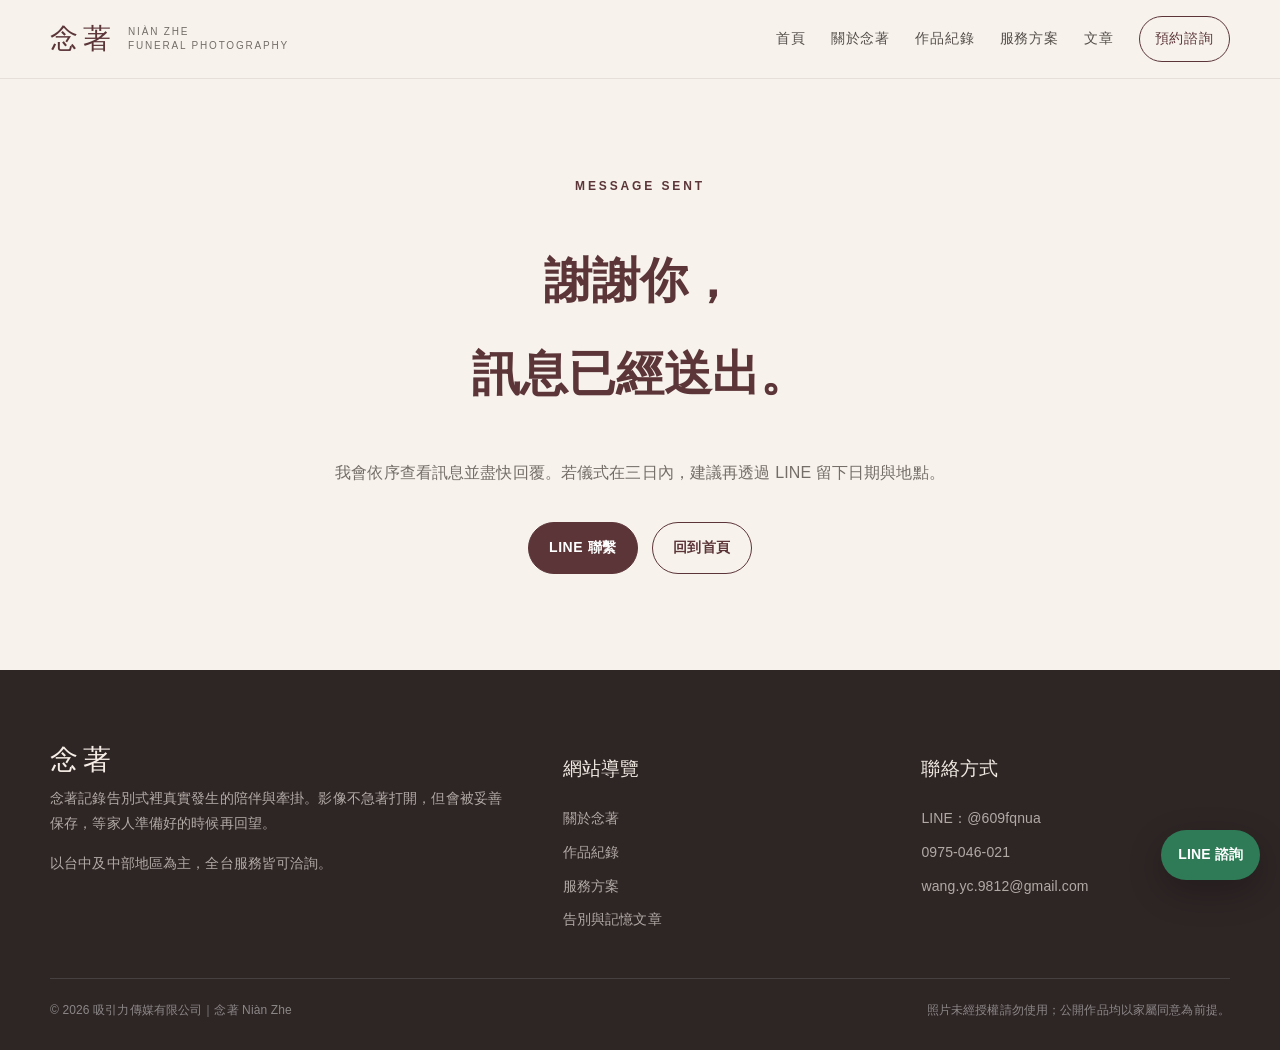
<file: thanks.html>
<!DOCTYPE html>

<html lang="zh-Hant"><head><meta charset="utf-8"/><meta content="width=device-width,initial-scale=1" name="viewport"/><title>訊息已送出｜念著 Niàn Zhe</title><meta content="感謝您的聯繫，念著將盡快確認拍攝日期與需求。" name="description"/><meta content="index,follow,max-image-preview:large" name="robots"/><link href="https://www.nianzhe-studio.tw/thanks.html" rel="canonical"/><link href="assets/images/favicon.svg" rel="icon" type="image/svg+xml"/><link href="assets/css/style.css" rel="stylesheet"/><meta content="website" property="og:type"/><meta content="念著 Niàn Zhe" property="og:site_name"/><meta content="訊息已送出｜念著 Niàn Zhe" property="og:title"/><meta content="感謝您的聯繫，念著將盡快確認拍攝日期與需求。" property="og:description"/><meta content="https://www.nianzhe-studio.tw/thanks.html" property="og:url"/><meta content="https://www.nianzhe-studio.tw/assets/images/hero-ritual.jpg" property="og:image"/><meta content="zh_TW" property="og:locale"/><meta content="summary_large_image" name="twitter:card"/></head><body><a class="skip-link" href="#main">跳到主要內容</a><header class="site-header"><div class="container nav-wrap"><a aria-label="念著首頁" class="brand" href="index.html"><span class="brand-mark">念著</span><span class="brand-sub">NIÀN ZHE<br/>FUNERAL PHOTOGRAPHY</span></a><button aria-expanded="false" aria-label="開啟選單" class="menu-btn">☰</button><nav aria-label="主要導覽" class="nav"><a class="" href="index.html">首頁</a><a class="" href="about.html">關於念著</a><a class="" href="portfolio.html">作品紀錄</a><a class="" href="services.html">服務方案</a><a class="" href="blog.html">文章</a><a class="nav-cta active" href="contact.html">預約諮詢</a></nav></div></header><main id="main"><section class="section" style="min-height:60vh;display:grid;place-items:center"><div class="narrow center"><div class="eyebrow">Message sent</div><h1 class="title-lines" style="font-family:var(--serif);font-size:48px;color:var(--wine)"><span>謝謝你，</span><span>訊息已經送出。</span></h1><p class="muted">我會依序查看訊息並盡快回覆。若儀式在三日內，建議再透過 LINE 留下日期與地點。</p><div class="actions" style="justify-content:center"><a class="btn primary" href="https://line.me/R/ti/p/%40609fqnua" rel="noopener" target="_blank">LINE 聯繫</a><a class="btn" href="index.html">回到首頁</a></div></div></section></main><footer class="site-footer"><div class="container footer-grid"><div><div class="brand-mark" style="color:#f6eee6">念著</div><p>念著記錄告別式裡真實發生的陪伴與牽掛。影像不急著打開，但會被妥善保存，等家人準備好的時候再回望。</p><p>以台中及中部地區為主，全台服務皆可洽詢。</p></div><div><h3>網站導覽</h3><div class="footer-links"><a href="about.html">關於念著</a><a href="portfolio.html">作品紀錄</a><a href="services.html">服務方案</a><a href="blog.html">告別與記憶文章</a></div></div><div><h3>聯絡方式</h3><div class="footer-links"><a href="https://line.me/R/ti/p/%40609fqnua" rel="noopener" target="_blank">LINE：@609fqnua</a><a href="tel:+886975046021">0975-046-021</a><a href="mailto:wang.yc.9812@gmail.com">wang.yc.9812@gmail.com</a></div></div></div><div class="container copyright"><span>© <span data-year="">2026</span> 吸引力傳媒有限公司｜念著 Niàn Zhe</span><span>照片未經授權請勿使用；公開作品均以家屬同意為前提。</span></div></footer><a aria-label="透過 LINE 聯繫念著" class="line-float" href="https://line.me/R/ti/p/%40609fqnua" rel="noopener" target="_blank">LINE 諮詢</a><script src="assets/js/main.js"></script></body></html>
</file>
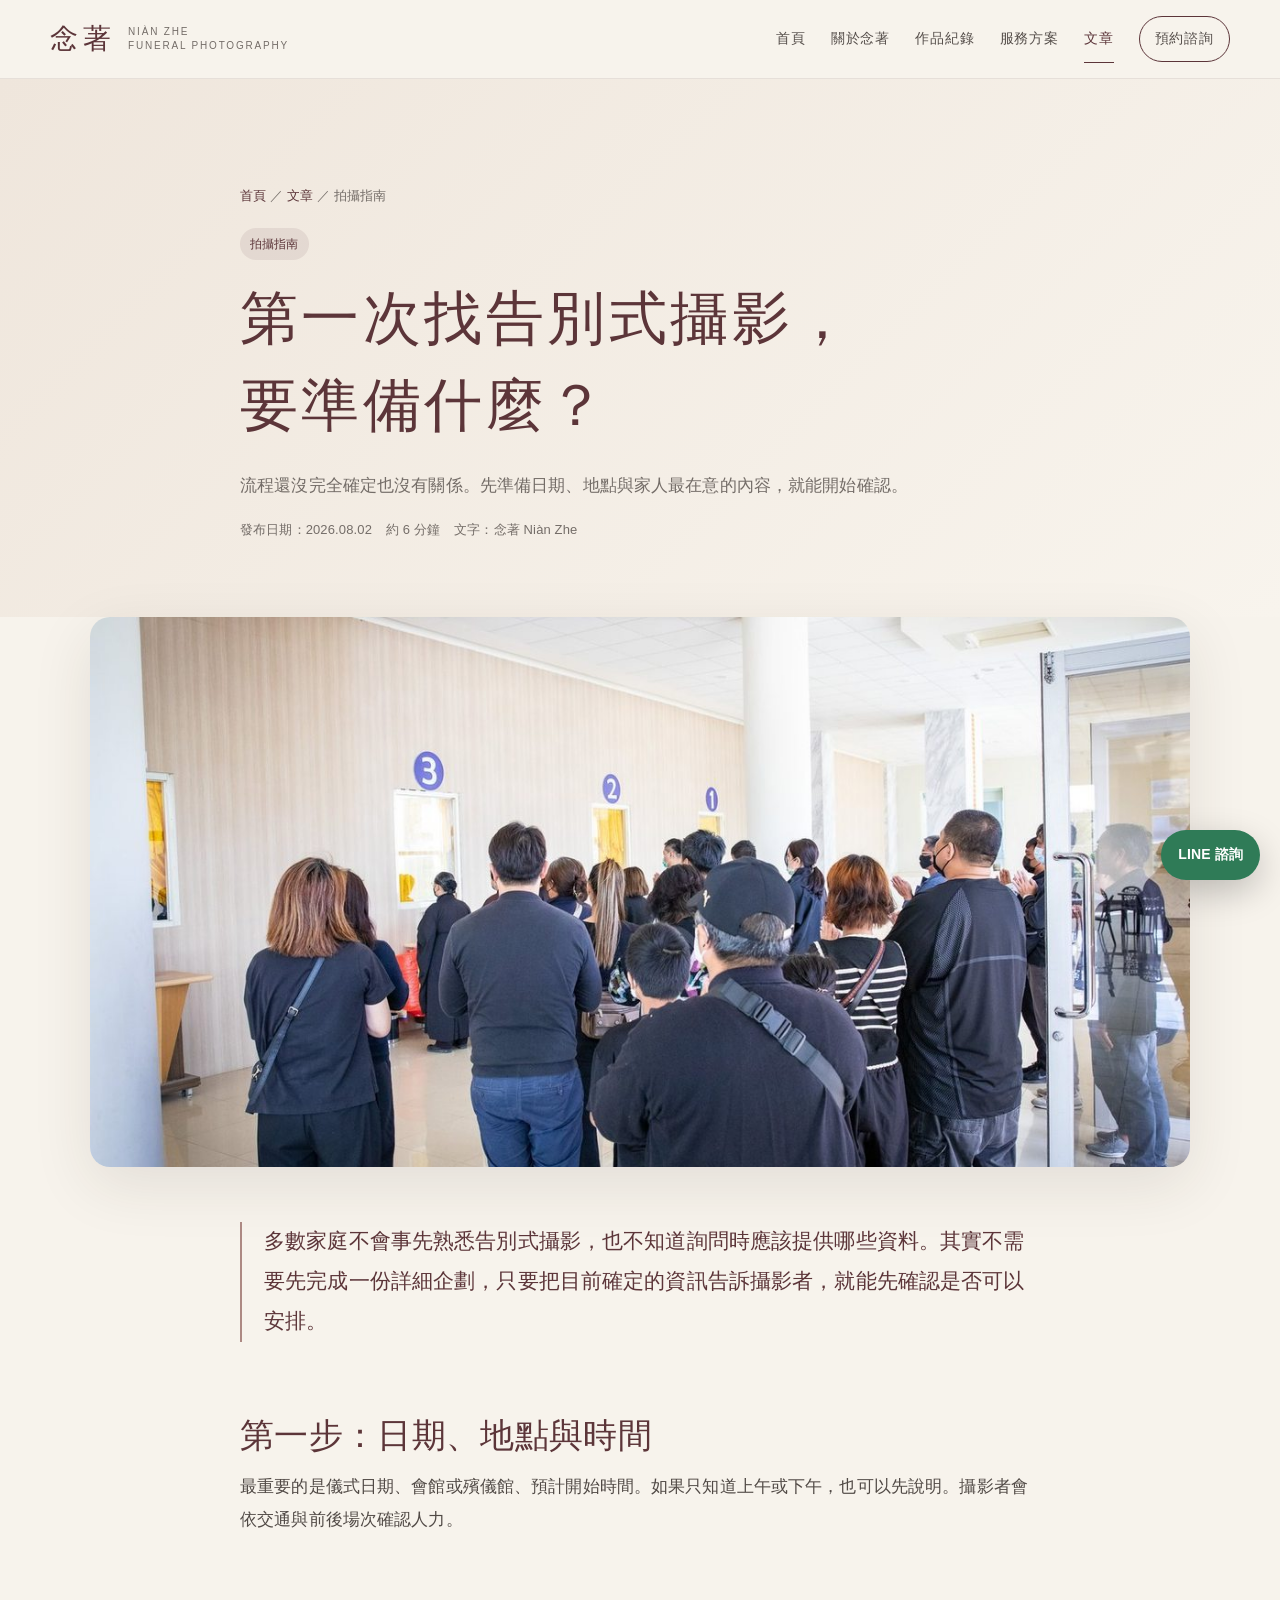
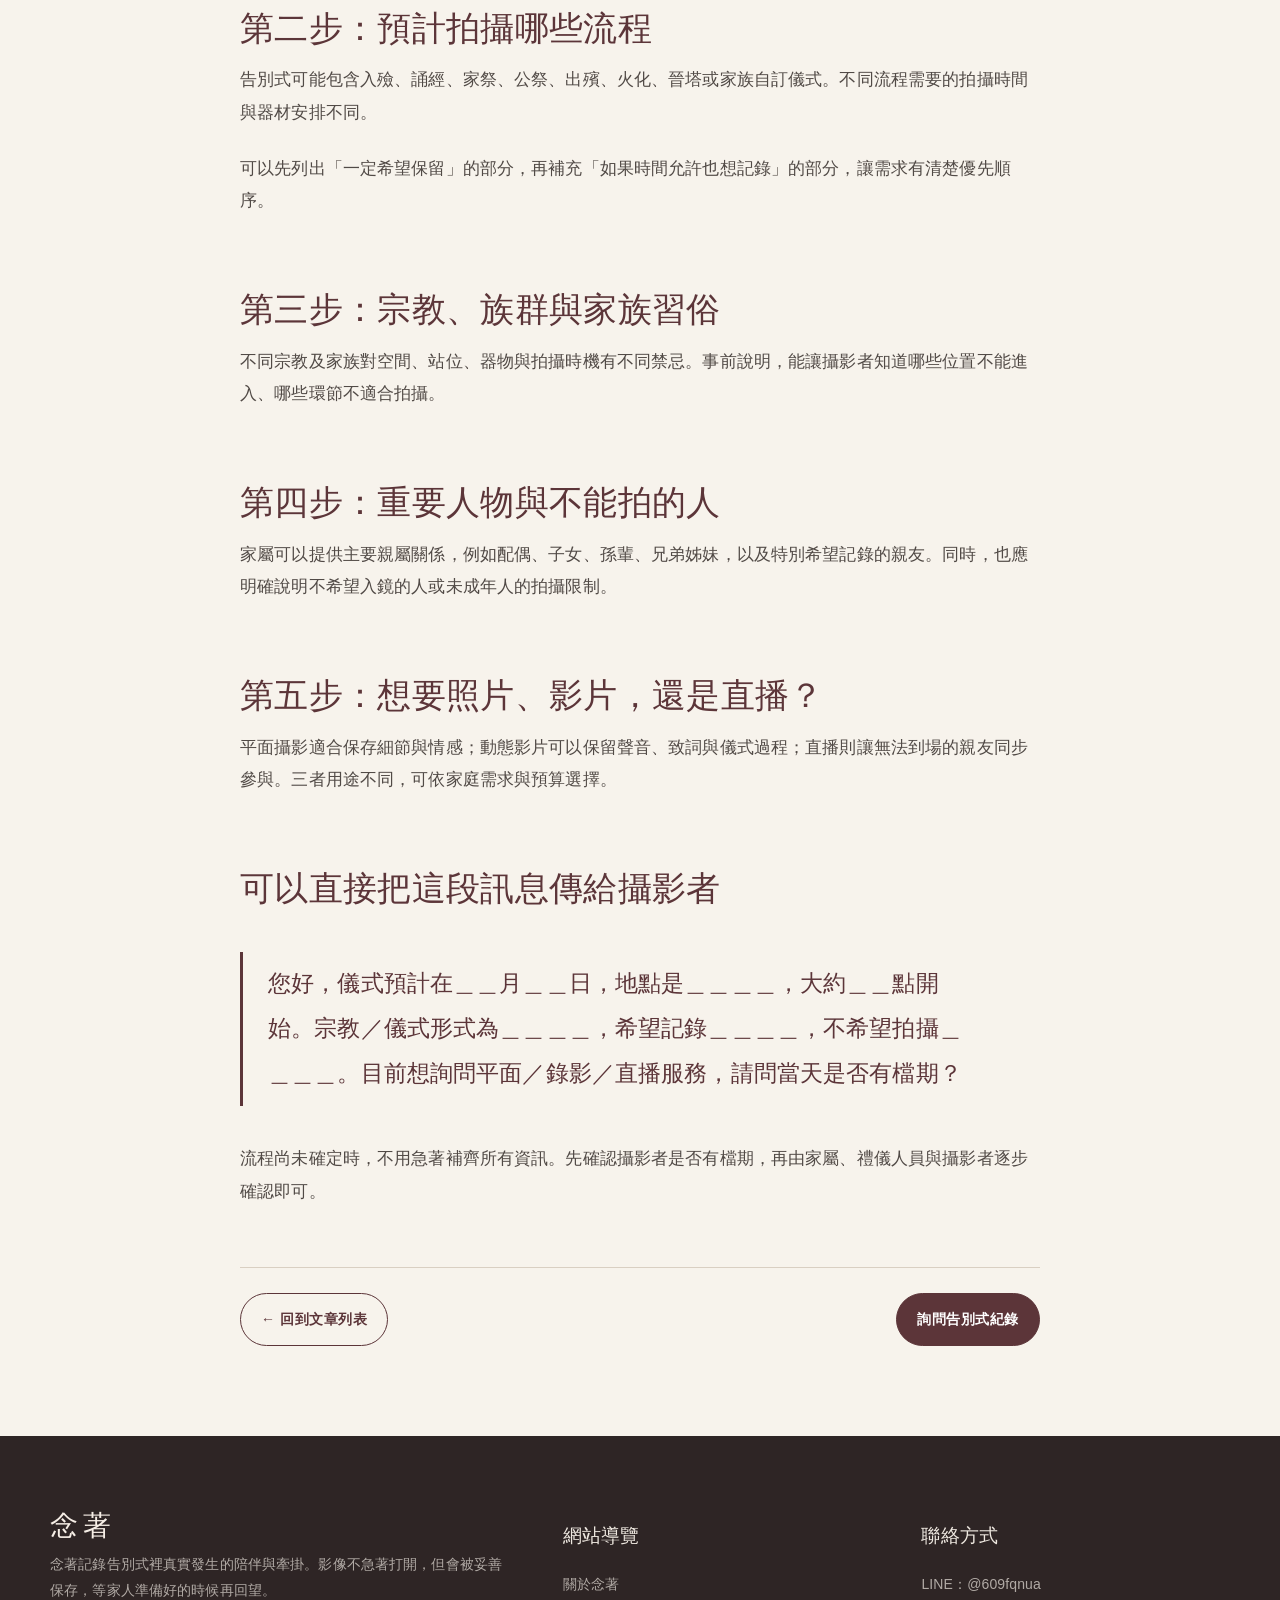
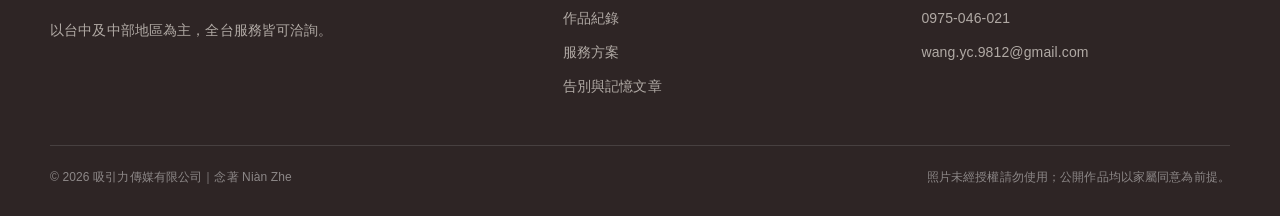
<file: blog/how-funeral-photography-works.html>
<!DOCTYPE html>

<html lang="zh-Hant"><head><meta charset="utf-8"/><meta content="width=device-width,initial-scale=1" name="viewport"/><title>第一次找告別式攝影，要準備什麼？｜念著 Niàn Zhe</title><meta content="流程還沒完全確定也沒關係。先準備日期、地點、主要儀式與拍攝禁忌，就能開始確認檔期。" name="description"/><meta content="index,follow,max-image-preview:large" name="robots"/><link href="https://www.nianzhe-studio.tw/blog/how-funeral-photography-works.html" rel="canonical"/><link href="../assets/images/favicon.svg" rel="icon" type="image/svg+xml"/><link href="../assets/css/style.css" rel="stylesheet"/><meta content="website" property="og:type"/><meta content="念著 Niàn Zhe" property="og:site_name"/><meta content="第一次找告別式攝影，要準備什麼？｜念著 Niàn Zhe" property="og:title"/><meta content="流程還沒完全確定也沒關係。先準備日期、地點、主要儀式與拍攝禁忌，就能開始確認檔期。" property="og:description"/><meta content="https://www.nianzhe-studio.tw/blog/how-funeral-photography-works.html" property="og:url"/><meta content="https://www.nianzhe-studio.tw/assets/images/blog-guide.jpg" property="og:image"/><meta content="zh_TW" property="og:locale"/><meta content="summary_large_image" name="twitter:card"/><script type="application/ld+json">{"@context": "https://schema.org", "@type": "BlogPosting", "headline": "第一次找告別式攝影，要準備什麼？", "datePublished": "2026-08-02", "dateModified": "2026-08-02", "author": {"@type": "Organization", "name": "念著 Niàn Zhe"}, "publisher": {"@type": "Organization", "name": "念著 Niàn Zhe"}, "image": "https://www.nianzhe-studio.tw/assets/images/blog-guide.jpg", "mainEntityOfPage": "https://www.nianzhe-studio.tw/blog/how-funeral-photography-works.html", "description": "流程還沒完全確定也沒關係。先準備日期、地點、主要儀式與拍攝禁忌，就能開始確認檔期。"}</script></head><body><a class="skip-link" href="#main">跳到主要內容</a><header class="site-header"><div class="container nav-wrap"><a aria-label="念著首頁" class="brand" href="../index.html"><span class="brand-mark">念著</span><span class="brand-sub">NIÀN ZHE<br/>FUNERAL PHOTOGRAPHY</span></a><button aria-expanded="false" aria-label="開啟選單" class="menu-btn">☰</button><nav aria-label="主要導覽" class="nav"><a class="" href="../index.html">首頁</a><a class="" href="../about.html">關於念著</a><a class="" href="../portfolio.html">作品紀錄</a><a class="" href="../services.html">服務方案</a><a class="active" href="../blog.html">文章</a><a class="nav-cta" href="../contact.html">預約諮詢</a></nav></div></header><main id="main"><section class="page-hero"><div class="narrow"><div class="breadcrumbs"><a href="../index.html">首頁</a> ／ <a href="../blog.html">文章</a> ／ 拍攝指南</div><span class="pill">拍攝指南</span><h1 class="title-lines"><span>第一次找告別式攝影，</span><span>要準備什麼？</span></h1><p>流程還沒完全確定也沒有關係。先準備日期、地點與家人最在意的內容，就能開始確認。</p><div class="article-meta"><span>發布日期：2026.08.02</span><span>約 6 分鐘</span><span>文字：念著 Niàn Zhe</span></div></div></section><div class="article-cover"><img alt="第一次找告別式攝影，要準備什麼？" src="../assets/images/blog-guide.jpg"/></div><article class="narrow prose"><p class="article-lede">多數家庭不會事先熟悉告別式攝影，也不知道詢問時應該提供哪些資料。其實不需要先完成一份詳細企劃，只要把目前確定的資訊告訴攝影者，就能先確認是否可以安排。</p><h2>第一步：日期、地點與時間</h2><p>最重要的是儀式日期、會館或殯儀館、預計開始時間。如果只知道上午或下午，也可以先說明。攝影者會依交通與前後場次確認人力。</p><h2>第二步：預計拍攝哪些流程</h2><p>告別式可能包含入殮、誦經、家祭、公祭、出殯、火化、晉塔或家族自訂儀式。不同流程需要的拍攝時間與器材安排不同。</p><p>可以先列出「一定希望保留」的部分，再補充「如果時間允許也想記錄」的部分，讓需求有清楚優先順序。</p><h2>第三步：宗教、族群與家族習俗</h2><p>不同宗教及家族對空間、站位、器物與拍攝時機有不同禁忌。事前說明，能讓攝影者知道哪些位置不能進入、哪些環節不適合拍攝。</p><h2>第四步：重要人物與不能拍的人</h2><p>家屬可以提供主要親屬關係，例如配偶、子女、孫輩、兄弟姊妹，以及特別希望記錄的親友。同時，也應明確說明不希望入鏡的人或未成年人的拍攝限制。</p><h2>第五步：想要照片、影片，還是直播？</h2><p>平面攝影適合保存細節與情感；動態影片可以保留聲音、致詞與儀式過程；直播則讓無法到場的親友同步參與。三者用途不同，可依家庭需求與預算選擇。</p><h2>可以直接把這段訊息傳給攝影者</h2><blockquote>您好，儀式預計在＿＿月＿＿日，地點是＿＿＿＿，大約＿＿點開始。宗教／儀式形式為＿＿＿＿，希望記錄＿＿＿＿，不希望拍攝＿＿＿＿。目前想詢問平面／錄影／直播服務，請問當天是否有檔期？</blockquote><p>流程尚未確定時，不用急著補齊所有資訊。先確認攝影者是否有檔期，再由家屬、禮儀人員與攝影者逐步確認即可。</p><div class="article-actions"><a class="btn" href="../blog.html">← 回到文章列表</a><a class="btn primary" href="../contact.html">詢問告別式紀錄</a></div></article><div style="height:90px"></div></main><footer class="site-footer"><div class="container footer-grid"><div><div class="brand-mark" style="color:#f6eee6">念著</div><p>念著記錄告別式裡真實發生的陪伴與牽掛。影像不急著打開，但會被妥善保存，等家人準備好的時候再回望。</p><p>以台中及中部地區為主，全台服務皆可洽詢。</p></div><div><h3>網站導覽</h3><div class="footer-links"><a href="../about.html">關於念著</a><a href="../portfolio.html">作品紀錄</a><a href="../services.html">服務方案</a><a href="../blog.html">告別與記憶文章</a></div></div><div><h3>聯絡方式</h3><div class="footer-links"><a href="https://line.me/R/ti/p/%40609fqnua" rel="noopener" target="_blank">LINE：@609fqnua</a><a href="tel:+886975046021">0975-046-021</a><a href="mailto:wang.yc.9812@gmail.com">wang.yc.9812@gmail.com</a></div></div></div><div class="container copyright"><span>© <span data-year="">2026</span> 吸引力傳媒有限公司｜念著 Niàn Zhe</span><span>照片未經授權請勿使用；公開作品均以家屬同意為前提。</span></div></footer><a aria-label="透過 LINE 聯繫念著" class="line-float" href="https://line.me/R/ti/p/%40609fqnua" rel="noopener" target="_blank">LINE 諮詢</a><script src="../assets/js/main.js"></script></body></html>
</file>
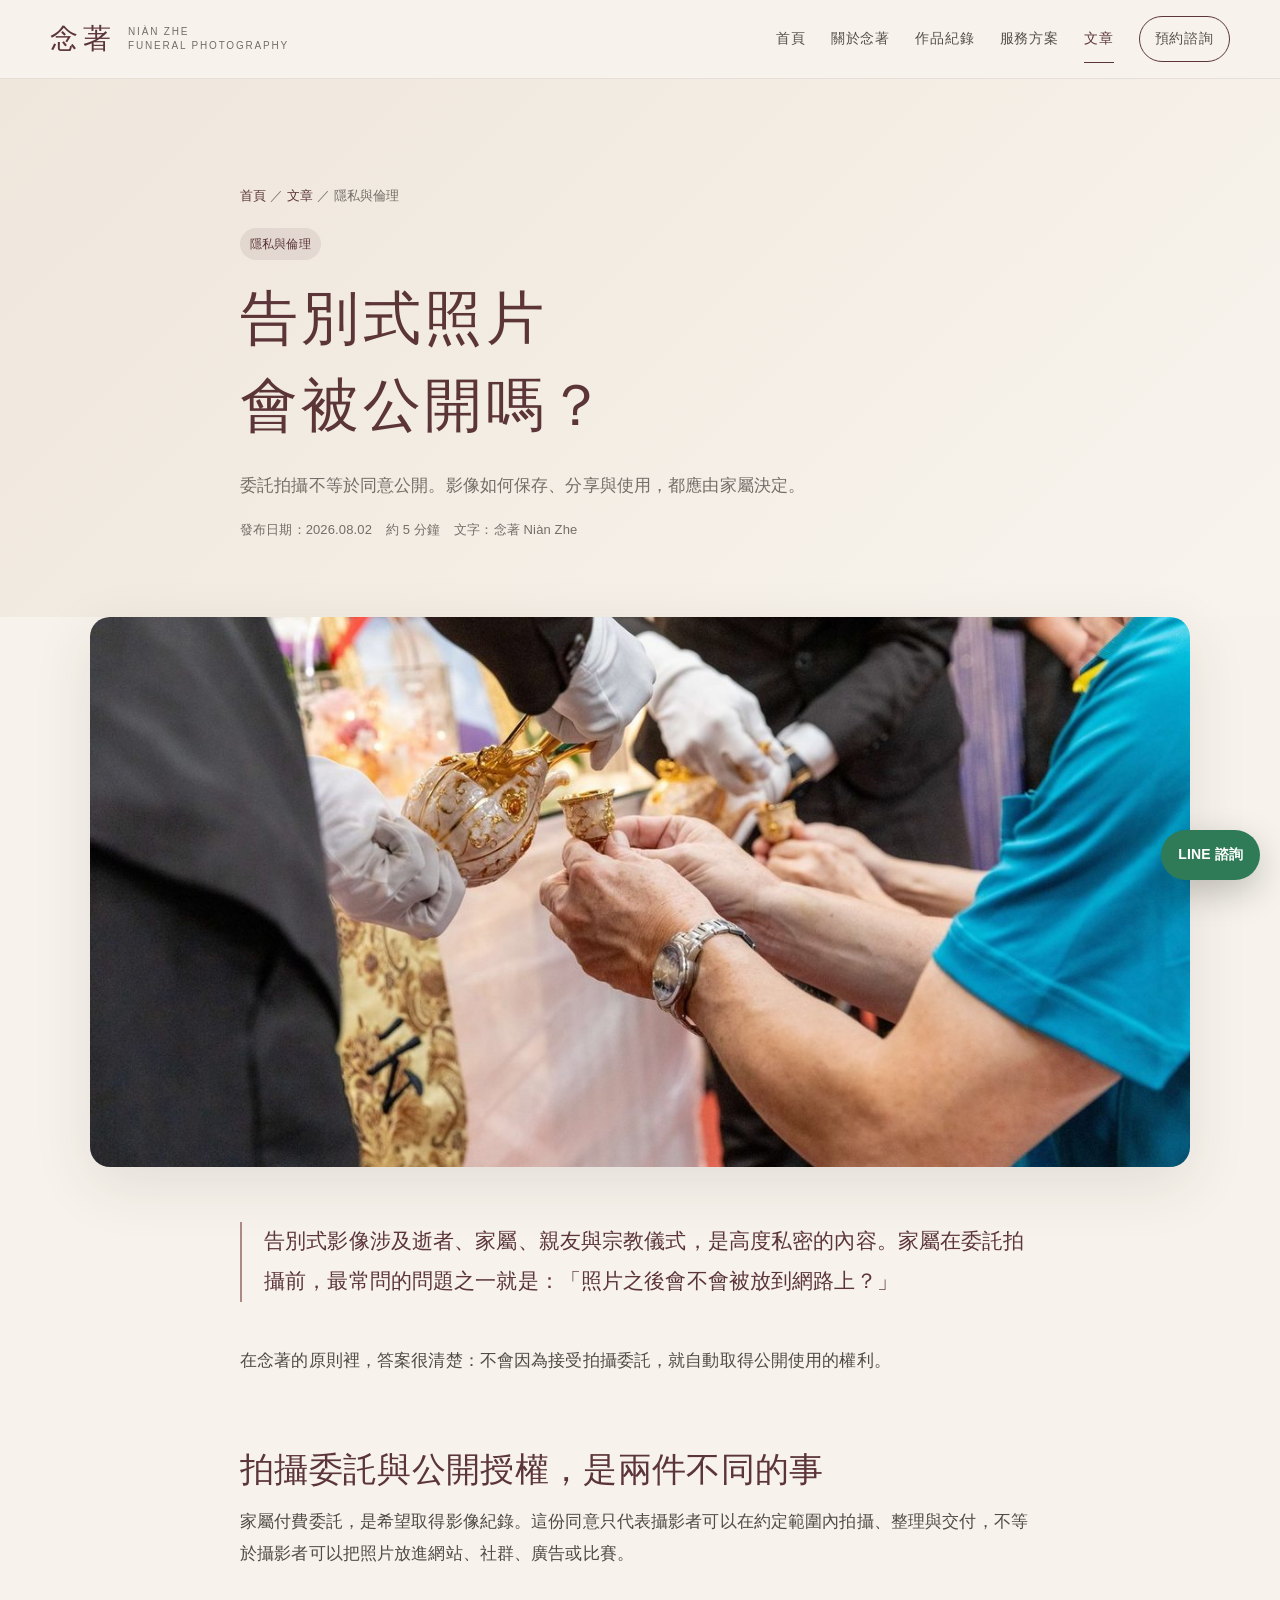
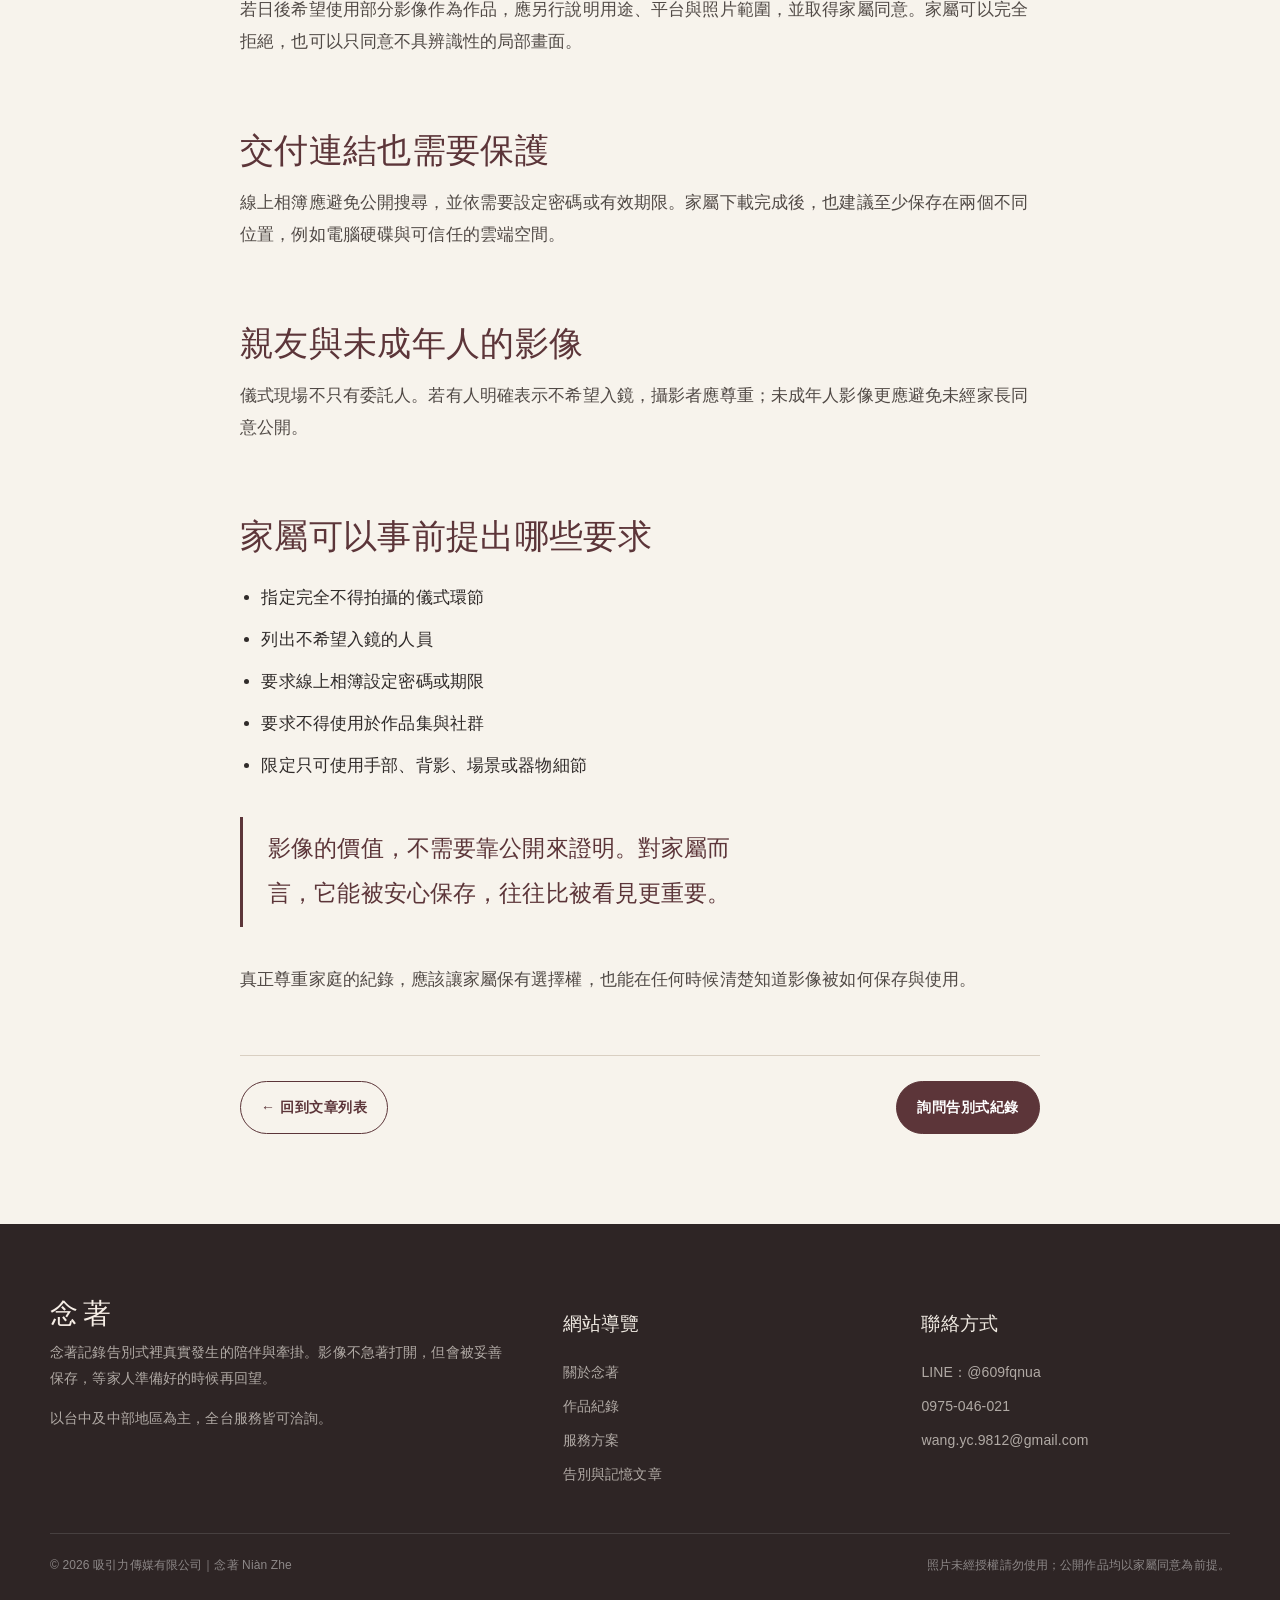
<file: blog/privacy-and-consent.html>
<!DOCTYPE html>

<html lang="zh-Hant"><head><meta charset="utf-8"/><meta content="width=device-width,initial-scale=1" name="viewport"/><title>告別式照片會被公開嗎？｜念著 Niàn Zhe</title><meta content="委託拍攝，不等於授權攝影者公開。告別式影像的保存與作品使用，應該有清楚而分開的同意。" name="description"/><meta content="index,follow,max-image-preview:large" name="robots"/><link href="https://www.nianzhe-studio.tw/blog/privacy-and-consent.html" rel="canonical"/><link href="../assets/images/favicon.svg" rel="icon" type="image/svg+xml"/><link href="../assets/css/style.css" rel="stylesheet"/><meta content="website" property="og:type"/><meta content="念著 Niàn Zhe" property="og:site_name"/><meta content="告別式照片會被公開嗎？｜念著 Niàn Zhe" property="og:title"/><meta content="委託拍攝，不等於授權攝影者公開。告別式影像的保存與作品使用，應該有清楚而分開的同意。" property="og:description"/><meta content="https://www.nianzhe-studio.tw/blog/privacy-and-consent.html" property="og:url"/><meta content="https://www.nianzhe-studio.tw/assets/images/blog-privacy.jpg" property="og:image"/><meta content="zh_TW" property="og:locale"/><meta content="summary_large_image" name="twitter:card"/><script type="application/ld+json">{"@context": "https://schema.org", "@type": "BlogPosting", "headline": "告別式照片會被公開嗎？", "datePublished": "2026-08-02", "dateModified": "2026-08-02", "author": {"@type": "Organization", "name": "念著 Niàn Zhe"}, "publisher": {"@type": "Organization", "name": "念著 Niàn Zhe"}, "image": "https://www.nianzhe-studio.tw/assets/images/blog-privacy.jpg", "mainEntityOfPage": "https://www.nianzhe-studio.tw/blog/privacy-and-consent.html", "description": "委託拍攝，不等於授權攝影者公開。告別式影像的保存與作品使用，應該有清楚而分開的同意。"}</script></head><body><a class="skip-link" href="#main">跳到主要內容</a><header class="site-header"><div class="container nav-wrap"><a aria-label="念著首頁" class="brand" href="../index.html"><span class="brand-mark">念著</span><span class="brand-sub">NIÀN ZHE<br/>FUNERAL PHOTOGRAPHY</span></a><button aria-expanded="false" aria-label="開啟選單" class="menu-btn">☰</button><nav aria-label="主要導覽" class="nav"><a class="" href="../index.html">首頁</a><a class="" href="../about.html">關於念著</a><a class="" href="../portfolio.html">作品紀錄</a><a class="" href="../services.html">服務方案</a><a class="active" href="../blog.html">文章</a><a class="nav-cta" href="../contact.html">預約諮詢</a></nav></div></header><main id="main"><section class="page-hero"><div class="narrow"><div class="breadcrumbs"><a href="../index.html">首頁</a> ／ <a href="../blog.html">文章</a> ／ 隱私與倫理</div><span class="pill">隱私與倫理</span><h1 class="title-lines"><span>告別式照片</span><span>會被公開嗎？</span></h1><p>委託拍攝不等於同意公開。影像如何保存、分享與使用，都應由家屬決定。</p><div class="article-meta"><span>發布日期：2026.08.02</span><span>約 5 分鐘</span><span>文字：念著 Niàn Zhe</span></div></div></section><div class="article-cover"><img alt="告別式照片會被公開嗎？" src="../assets/images/blog-privacy.jpg"/></div><article class="narrow prose"><p class="article-lede">告別式影像涉及逝者、家屬、親友與宗教儀式，是高度私密的內容。家屬在委託拍攝前，最常問的問題之一就是：「照片之後會不會被放到網路上？」</p><p>在念著的原則裡，答案很清楚：不會因為接受拍攝委託，就自動取得公開使用的權利。</p><h2>拍攝委託與公開授權，是兩件不同的事</h2><p>家屬付費委託，是希望取得影像紀錄。這份同意只代表攝影者可以在約定範圍內拍攝、整理與交付，不等於攝影者可以把照片放進網站、社群、廣告或比賽。</p><p>若日後希望使用部分影像作為作品，應另行說明用途、平台與照片範圍，並取得家屬同意。家屬可以完全拒絕，也可以只同意不具辨識性的局部畫面。</p><h2>交付連結也需要保護</h2><p>線上相簿應避免公開搜尋，並依需要設定密碼或有效期限。家屬下載完成後，也建議至少保存在兩個不同位置，例如電腦硬碟與可信任的雲端空間。</p><h2>親友與未成年人的影像</h2><p>儀式現場不只有委託人。若有人明確表示不希望入鏡，攝影者應尊重；未成年人影像更應避免未經家長同意公開。</p><h2>家屬可以事前提出哪些要求</h2><ul><li>指定完全不得拍攝的儀式環節</li><li>列出不希望入鏡的人員</li><li>要求線上相簿設定密碼或期限</li><li>要求不得使用於作品集與社群</li><li>限定只可使用手部、背影、場景或器物細節</li></ul><blockquote>影像的價值，不需要靠公開來證明。對家屬而言，它能被安心保存，往往比被看見更重要。</blockquote><p>真正尊重家庭的紀錄，應該讓家屬保有選擇權，也能在任何時候清楚知道影像被如何保存與使用。</p><div class="article-actions"><a class="btn" href="../blog.html">← 回到文章列表</a><a class="btn primary" href="../contact.html">詢問告別式紀錄</a></div></article><div style="height:90px"></div></main><footer class="site-footer"><div class="container footer-grid"><div><div class="brand-mark" style="color:#f6eee6">念著</div><p>念著記錄告別式裡真實發生的陪伴與牽掛。影像不急著打開，但會被妥善保存，等家人準備好的時候再回望。</p><p>以台中及中部地區為主，全台服務皆可洽詢。</p></div><div><h3>網站導覽</h3><div class="footer-links"><a href="../about.html">關於念著</a><a href="../portfolio.html">作品紀錄</a><a href="../services.html">服務方案</a><a href="../blog.html">告別與記憶文章</a></div></div><div><h3>聯絡方式</h3><div class="footer-links"><a href="https://line.me/R/ti/p/%40609fqnua" rel="noopener" target="_blank">LINE：@609fqnua</a><a href="tel:+886975046021">0975-046-021</a><a href="mailto:wang.yc.9812@gmail.com">wang.yc.9812@gmail.com</a></div></div></div><div class="container copyright"><span>© <span data-year="">2026</span> 吸引力傳媒有限公司｜念著 Niàn Zhe</span><span>照片未經授權請勿使用；公開作品均以家屬同意為前提。</span></div></footer><a aria-label="透過 LINE 聯繫念著" class="line-float" href="https://line.me/R/ti/p/%40609fqnua" rel="noopener" target="_blank">LINE 諮詢</a><script src="../assets/js/main.js"></script></body></html>
</file>
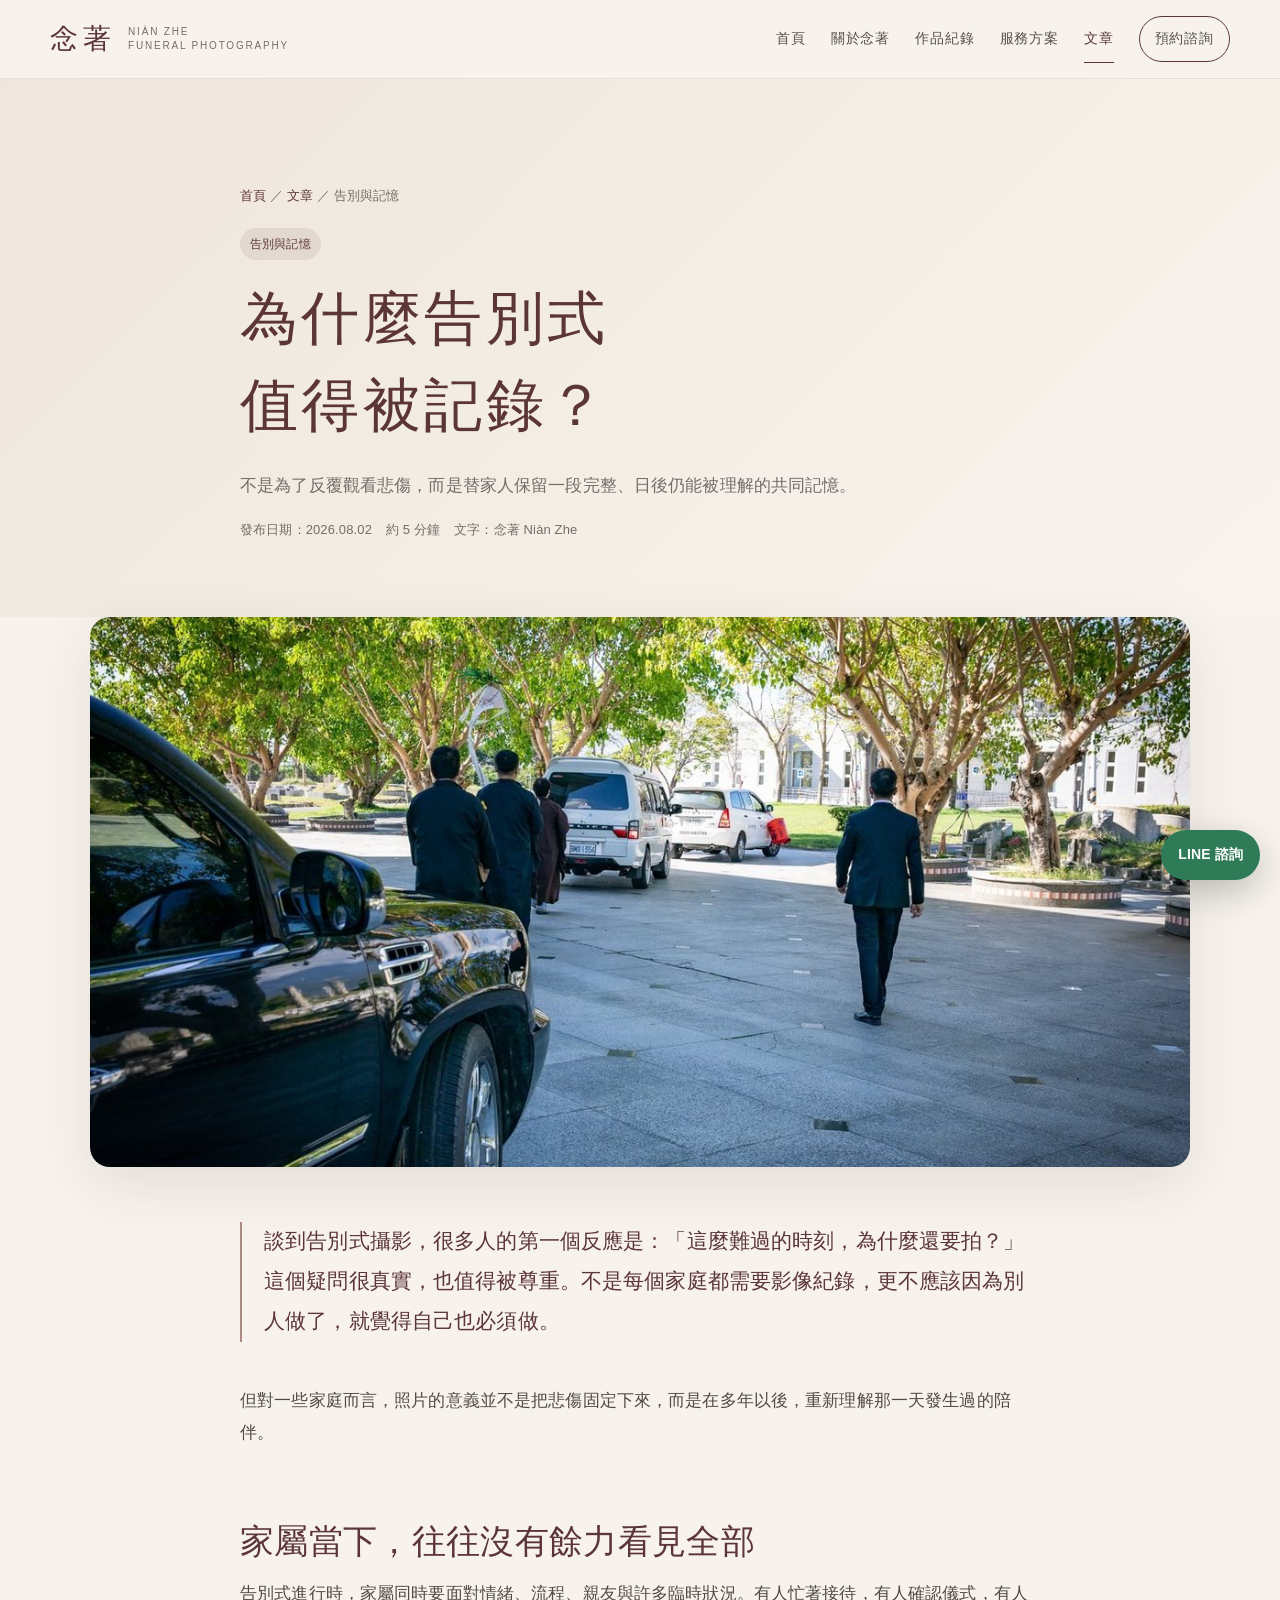
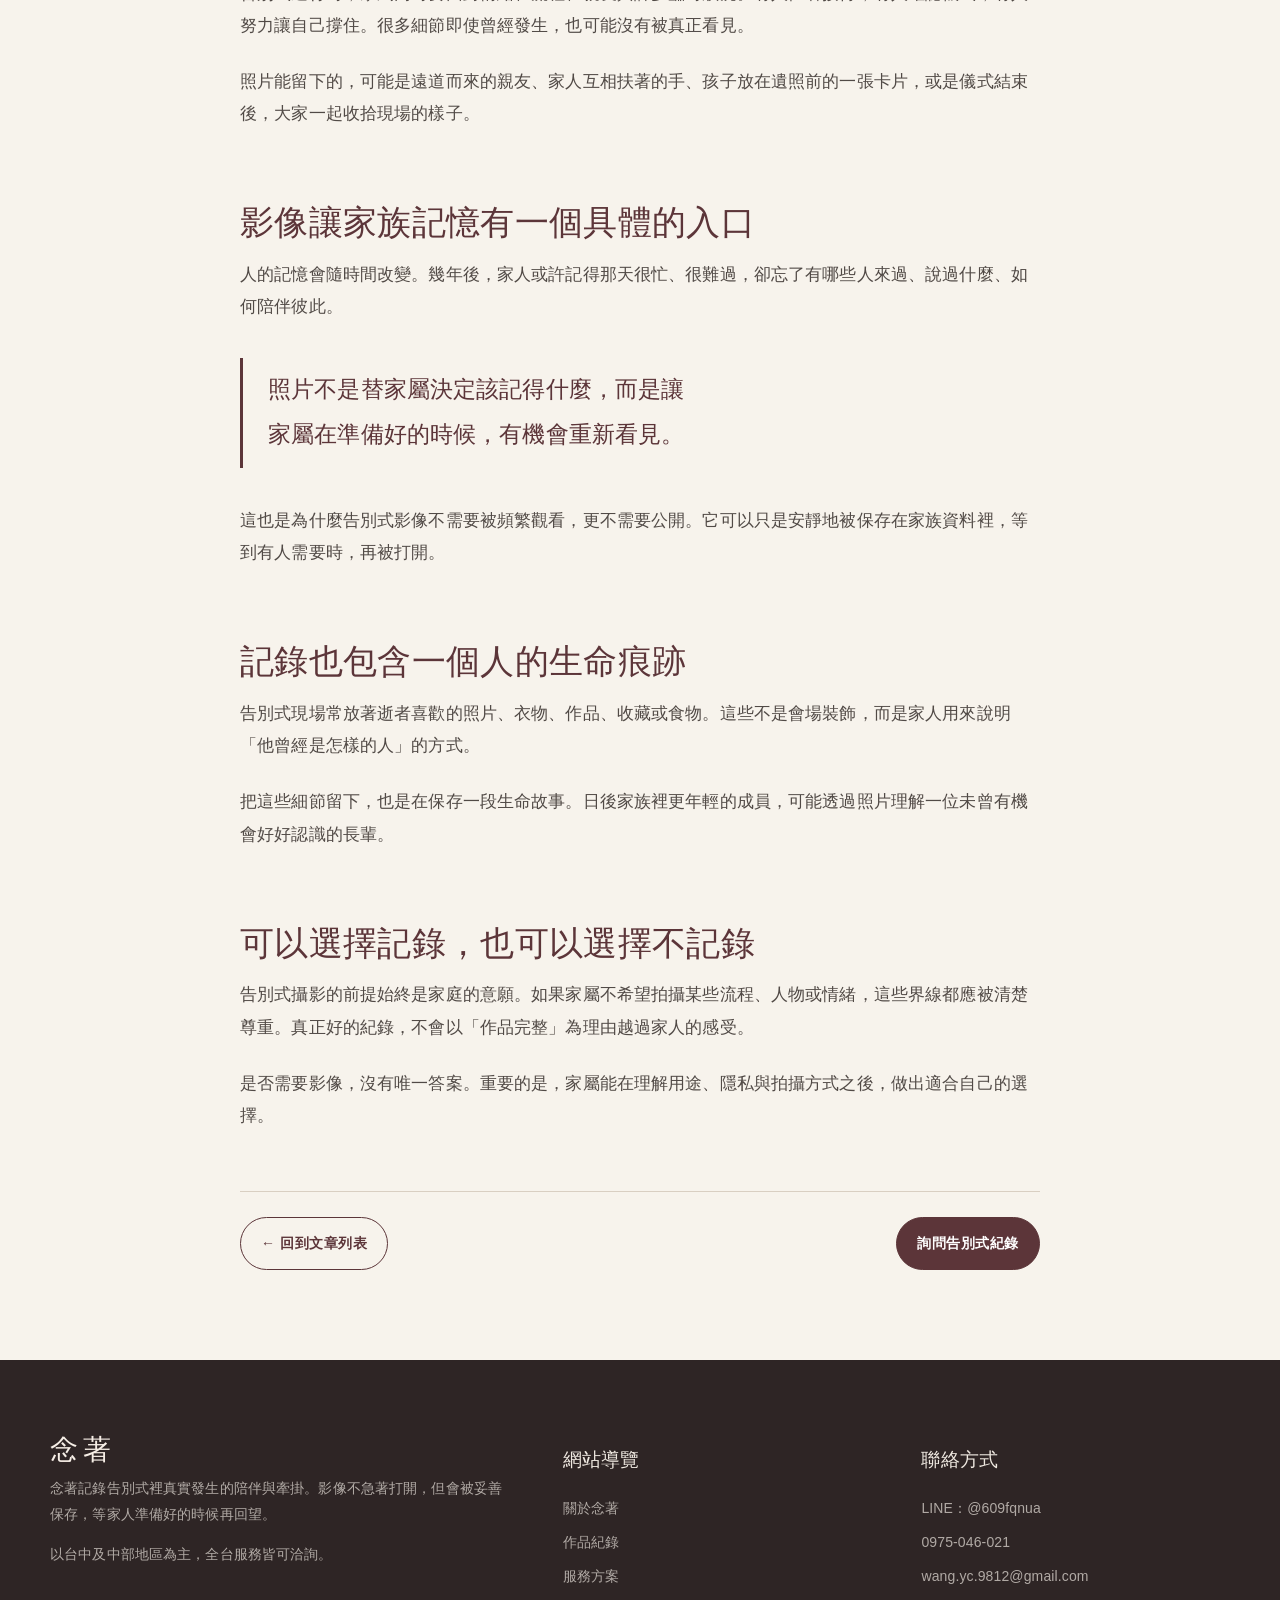
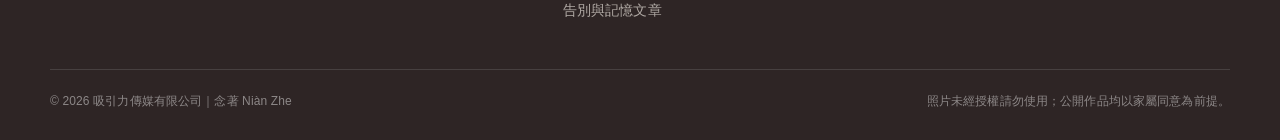
<file: blog/why-record-farewell.html>
<!DOCTYPE html>

<html lang="zh-Hant"><head><meta charset="utf-8"/><meta content="width=device-width,initial-scale=1" name="viewport"/><title>為什麼告別式值得被記錄？｜念著 Niàn Zhe</title><meta content="不是為了反覆觀看悲傷，而是替未來的自己，留下一段完整、可以被理解的家族記憶。" name="description"/><meta content="index,follow,max-image-preview:large" name="robots"/><link href="https://www.nianzhe-studio.tw/blog/why-record-farewell.html" rel="canonical"/><link href="../assets/images/favicon.svg" rel="icon" type="image/svg+xml"/><link href="../assets/css/style.css" rel="stylesheet"/><meta content="website" property="og:type"/><meta content="念著 Niàn Zhe" property="og:site_name"/><meta content="為什麼告別式值得被記錄？｜念著 Niàn Zhe" property="og:title"/><meta content="不是為了反覆觀看悲傷，而是替未來的自己，留下一段完整、可以被理解的家族記憶。" property="og:description"/><meta content="https://www.nianzhe-studio.tw/blog/why-record-farewell.html" property="og:url"/><meta content="https://www.nianzhe-studio.tw/assets/images/blog-memory.jpg" property="og:image"/><meta content="zh_TW" property="og:locale"/><meta content="summary_large_image" name="twitter:card"/><script type="application/ld+json">{"@context": "https://schema.org", "@type": "BlogPosting", "headline": "為什麼告別式值得被記錄？", "datePublished": "2026-08-02", "dateModified": "2026-08-02", "author": {"@type": "Organization", "name": "念著 Niàn Zhe"}, "publisher": {"@type": "Organization", "name": "念著 Niàn Zhe"}, "image": "https://www.nianzhe-studio.tw/assets/images/blog-memory.jpg", "mainEntityOfPage": "https://www.nianzhe-studio.tw/blog/why-record-farewell.html", "description": "不是為了反覆觀看悲傷，而是替未來的自己，留下一段完整、可以被理解的家族記憶。"}</script></head><body><a class="skip-link" href="#main">跳到主要內容</a><header class="site-header"><div class="container nav-wrap"><a aria-label="念著首頁" class="brand" href="../index.html"><span class="brand-mark">念著</span><span class="brand-sub">NIÀN ZHE<br/>FUNERAL PHOTOGRAPHY</span></a><button aria-expanded="false" aria-label="開啟選單" class="menu-btn">☰</button><nav aria-label="主要導覽" class="nav"><a class="" href="../index.html">首頁</a><a class="" href="../about.html">關於念著</a><a class="" href="../portfolio.html">作品紀錄</a><a class="" href="../services.html">服務方案</a><a class="active" href="../blog.html">文章</a><a class="nav-cta" href="../contact.html">預約諮詢</a></nav></div></header><main id="main"><section class="page-hero"><div class="narrow"><div class="breadcrumbs"><a href="../index.html">首頁</a> ／ <a href="../blog.html">文章</a> ／ 告別與記憶</div><span class="pill">告別與記憶</span><h1 class="title-lines"><span>為什麼告別式</span><span>值得被記錄？</span></h1><p>不是為了反覆觀看悲傷，而是替家人保留一段完整、日後仍能被理解的共同記憶。</p><div class="article-meta"><span>發布日期：2026.08.02</span><span>約 5 分鐘</span><span>文字：念著 Niàn Zhe</span></div></div></section><div class="article-cover"><img alt="為什麼告別式值得被記錄？" src="../assets/images/blog-memory.jpg"/></div><article class="narrow prose"><p class="article-lede">談到告別式攝影，很多人的第一個反應是：「這麼難過的時刻，為什麼還要拍？」這個疑問很真實，也值得被尊重。不是每個家庭都需要影像紀錄，更不應該因為別人做了，就覺得自己也必須做。</p><p>但對一些家庭而言，照片的意義並不是把悲傷固定下來，而是在多年以後，重新理解那一天發生過的陪伴。</p><h2>家屬當下，往往沒有餘力看見全部</h2><p>告別式進行時，家屬同時要面對情緒、流程、親友與許多臨時狀況。有人忙著接待，有人確認儀式，有人努力讓自己撐住。很多細節即使曾經發生，也可能沒有被真正看見。</p><p>照片能留下的，可能是遠道而來的親友、家人互相扶著的手、孩子放在遺照前的一張卡片，或是儀式結束後，大家一起收拾現場的樣子。</p><h2>影像讓家族記憶有一個具體的入口</h2><p>人的記憶會隨時間改變。幾年後，家人或許記得那天很忙、很難過，卻忘了有哪些人來過、說過什麼、如何陪伴彼此。</p><blockquote>照片不是替家屬決定該記得什麼，而是讓家屬在準備好的時候，有機會重新看見。</blockquote><p>這也是為什麼告別式影像不需要被頻繁觀看，更不需要公開。它可以只是安靜地被保存在家族資料裡，等到有人需要時，再被打開。</p><h2>記錄也包含一個人的生命痕跡</h2><p>告別式現場常放著逝者喜歡的照片、衣物、作品、收藏或食物。這些不是會場裝飾，而是家人用來說明「他曾經是怎樣的人」的方式。</p><p>把這些細節留下，也是在保存一段生命故事。日後家族裡更年輕的成員，可能透過照片理解一位未曾有機會好好認識的長輩。</p><h2>可以選擇記錄，也可以選擇不記錄</h2><p>告別式攝影的前提始終是家庭的意願。如果家屬不希望拍攝某些流程、人物或情緒，這些界線都應被清楚尊重。真正好的紀錄，不會以「作品完整」為理由越過家人的感受。</p><p>是否需要影像，沒有唯一答案。重要的是，家屬能在理解用途、隱私與拍攝方式之後，做出適合自己的選擇。</p><div class="article-actions"><a class="btn" href="../blog.html">← 回到文章列表</a><a class="btn primary" href="../contact.html">詢問告別式紀錄</a></div></article><div style="height:90px"></div></main><footer class="site-footer"><div class="container footer-grid"><div><div class="brand-mark" style="color:#f6eee6">念著</div><p>念著記錄告別式裡真實發生的陪伴與牽掛。影像不急著打開，但會被妥善保存，等家人準備好的時候再回望。</p><p>以台中及中部地區為主，全台服務皆可洽詢。</p></div><div><h3>網站導覽</h3><div class="footer-links"><a href="../about.html">關於念著</a><a href="../portfolio.html">作品紀錄</a><a href="../services.html">服務方案</a><a href="../blog.html">告別與記憶文章</a></div></div><div><h3>聯絡方式</h3><div class="footer-links"><a href="https://line.me/R/ti/p/%40609fqnua" rel="noopener" target="_blank">LINE：@609fqnua</a><a href="tel:+886975046021">0975-046-021</a><a href="mailto:wang.yc.9812@gmail.com">wang.yc.9812@gmail.com</a></div></div></div><div class="container copyright"><span>© <span data-year="">2026</span> 吸引力傳媒有限公司｜念著 Niàn Zhe</span><span>照片未經授權請勿使用；公開作品均以家屬同意為前提。</span></div></footer><a aria-label="透過 LINE 聯繫念著" class="line-float" href="https://line.me/R/ti/p/%40609fqnua" rel="noopener" target="_blank">LINE 諮詢</a><script src="../assets/js/main.js"></script></body></html>
</file>
<file: assets/css/style.css>
:root{
  --ink:#302b2a; --muted:#746d68; --paper:#f7f3ec; --paper-2:#eee7dd;
  --wine:#5c3539; --wine-dark:#42272a; --sage:#687264; --line:#d9cfc2;
  --white:#fffdf9; --shadow:0 18px 60px rgba(47,37,34,.10);
  --serif:"Noto Serif TC","Songti TC","PMingLiU",serif;
  --sans:"Noto Sans TC","PingFang TC","Microsoft JhengHei",sans-serif;
  --max:1180px;
}
*{box-sizing:border-box} html{scroll-behavior:smooth} body{margin:0;background:var(--paper);color:var(--ink);font-family:var(--sans);line-height:1.85}
img{max-width:100%;display:block} a{color:inherit;text-decoration:none} button,input,textarea,select{font:inherit}
.skip-link{position:absolute;left:-9999px}.skip-link:focus{left:16px;top:16px;z-index:9999;background:#fff;padding:10px 14px;border-radius:8px}
.container{width:min(var(--max),calc(100% - 40px));margin:auto}.narrow{width:min(800px,calc(100% - 40px));margin:auto}
.site-header{position:sticky;top:0;z-index:100;background:rgba(247,243,236,.94);backdrop-filter:blur(14px);border-bottom:1px solid rgba(92,53,57,.10)}
.nav-wrap{height:78px;display:flex;align-items:center;justify-content:space-between;gap:24px}.brand{display:flex;align-items:center;gap:12px}.brand-mark{font-family:var(--serif);font-size:28px;letter-spacing:.18em;color:var(--wine)}
.brand-sub{font-size:10px;letter-spacing:.18em;color:var(--muted);line-height:1.4}.nav{display:flex;align-items:center;gap:25px}.nav a{font-size:14px;letter-spacing:.06em;color:#554e4a;position:relative}.nav a:hover,.nav a.active{color:var(--wine)}.nav a.active:after{content:"";position:absolute;left:0;right:0;bottom:-11px;height:1px;background:var(--wine)}
.nav-cta{border:1px solid var(--wine)!important;padding:9px 15px;border-radius:999px}.nav-cta:after{display:none}.menu-btn{display:none;border:0;background:transparent;font-size:26px;color:var(--wine);padding:8px}
.hero{min-height:680px;display:grid;align-items:end;position:relative;color:#fff;background-image:linear-gradient(90deg,rgba(30,20,22,.72),rgba(30,20,22,.16)),url('../images/hero-ritual.jpg');background-position:center;background-size:cover}
.hero:after{content:"";position:absolute;inset:0;background:linear-gradient(0deg,rgba(28,18,20,.52),transparent 55%)}.hero-content{position:relative;z-index:2;padding:130px 0 92px;max-width:760px}.eyebrow{font-size:12px;letter-spacing:.24em;text-transform:uppercase;color:var(--wine);font-weight:700}.hero .eyebrow{color:#f0d8d4}.hero h1,.page-hero h1{font-family:var(--serif);font-weight:500;line-height:1.42;margin:18px 0 22px;letter-spacing:.06em}.hero h1{font-size:clamp(38px,6vw,68px)}.hero p{font-size:18px;max-width:640px;color:rgba(255,255,255,.88)}
.actions{display:flex;gap:14px;flex-wrap:wrap;margin-top:34px}.btn{display:inline-flex;align-items:center;justify-content:center;gap:8px;padding:12px 20px;border-radius:999px;border:1px solid var(--wine);color:var(--wine);font-weight:700;font-size:14px;letter-spacing:.04em;transition:.2s}.btn:hover{transform:translateY(-2px);box-shadow:0 10px 30px rgba(60,38,40,.13)}.btn.primary{background:var(--wine);color:#fff}.btn.light{border-color:#fff;color:#fff;background:rgba(255,255,255,.08)}
.section{padding:96px 0}.section.alt{background:var(--paper-2)}.section.dark{background:var(--wine-dark);color:#f7f0e8}.section-head{display:flex;justify-content:space-between;align-items:end;gap:30px;margin-bottom:42px}.section-head h2,.prose h2{font-family:var(--serif);font-weight:500;font-size:clamp(28px,4vw,43px);line-height:1.45;margin:8px 0}.section-head p{max-width:620px;color:var(--muted)}
.intro-grid{display:grid;grid-template-columns:1.05fr .95fr;gap:70px;align-items:center}.intro-copy .lead{font-family:var(--serif);font-size:clamp(24px,3.2vw,38px);line-height:1.65;color:var(--wine)}.intro-copy p{color:var(--muted)}.photo-frame{position:relative}.photo-frame:before{content:"";position:absolute;inset:20px -20px -20px 20px;border:1px solid #b9aa9a;z-index:0}.photo-frame img{position:relative;z-index:1;aspect-ratio:4/3;object-fit:cover;box-shadow:var(--shadow)}
.cards{display:grid;grid-template-columns:repeat(3,1fr);gap:24px}.card{background:var(--white);border:1px solid rgba(92,53,57,.10);border-radius:18px;overflow:hidden;box-shadow:0 8px 30px rgba(47,37,34,.05)}.card-body{padding:25px}.card h3{font-family:var(--serif);font-size:23px;font-weight:500;margin:3px 0 10px}.card p{color:var(--muted);font-size:15px;margin:0}.card .meta{font-size:12px;color:var(--sage);letter-spacing:.08em}.card img{width:100%;aspect-ratio:4/3;object-fit:cover}.link-arrow{display:inline-flex;margin-top:18px;color:var(--wine);font-weight:700;font-size:14px}
.values{display:grid;grid-template-columns:repeat(4,1fr);gap:20px}.value{border-top:1px solid #bfaead;padding-top:24px}.value strong{display:block;font-family:var(--serif);font-size:20px;margin-bottom:8px}.value span{color:var(--muted);font-size:14px}
.steps{display:grid;grid-template-columns:repeat(4,1fr);gap:18px}.step{padding:28px 22px;border:1px solid var(--line);border-radius:16px;background:rgba(255,255,255,.4)}.step-num{font-family:var(--serif);font-size:30px;color:var(--wine);opacity:.65}.step h3{font-size:19px;margin:10px 0}.step p{font-size:14px;color:var(--muted)}
.price-grid{display:grid;grid-template-columns:repeat(3,1fr);gap:22px}.price-card{background:var(--white);padding:32px;border-radius:18px;border:1px solid var(--line);position:relative}.price-card.featured{border:2px solid var(--wine);transform:translateY(-8px)}.badge{position:absolute;right:20px;top:20px;background:var(--wine);color:white;font-size:11px;padding:5px 10px;border-radius:999px}.price-card h3{font-family:var(--serif);font-size:25px;margin:8px 0}.price{font-size:30px;color:var(--wine);font-weight:800}.price small{font-size:13px;color:var(--muted);font-weight:400}.price-card ul{padding-left:18px;color:var(--muted);font-size:14px}.price-card li{margin:8px 0}.note{font-size:13px;color:var(--muted);padding:16px 20px;background:rgba(104,114,100,.08);border-left:3px solid var(--sage);border-radius:0 8px 8px 0}
.gallery{display:grid;grid-template-columns:repeat(12,1fr);grid-auto-rows:110px;gap:16px}.gallery figure{margin:0;position:relative;overflow:hidden;border-radius:14px}.gallery img{width:100%;height:100%;object-fit:cover;transition:.5s}.gallery figure:hover img{transform:scale(1.025)}.gallery .g1{grid-column:span 7;grid-row:span 4}.gallery .g2{grid-column:span 5;grid-row:span 3}.gallery .g3{grid-column:span 5;grid-row:span 4}.gallery .g4{grid-column:span 7;grid-row:span 3}.gallery figcaption{position:absolute;left:0;right:0;bottom:0;padding:34px 18px 14px;color:#fff;background:linear-gradient(transparent,rgba(0,0,0,.62));font-size:13px}
.quote-band{text-align:center;padding:90px 20px;background:var(--wine);color:#fff}.quote-band blockquote{font-family:var(--serif);font-size:clamp(25px,4vw,42px);line-height:1.65;margin:0 auto;max-width:900px;font-weight:400}
.page-hero{padding:105px 0 75px;background:linear-gradient(135deg,#efe6dc,#f8f4ed)}.page-hero h1{font-size:clamp(36px,5vw,58px);color:var(--wine)}.page-hero p{max-width:720px;color:var(--muted);font-size:17px}.breadcrumbs{font-size:13px;color:var(--muted);margin-bottom:20px}.breadcrumbs a{color:var(--wine)}
.prose{font-size:17px}.prose p{margin:0 0 1.45em;color:#514a46}.prose h2{margin-top:2em;color:var(--wine)}.prose h3{font-family:var(--serif);font-size:24px;margin-top:1.7em}.prose ul,.prose ol{padding-left:1.3em}.prose li{margin:.6em 0}.prose blockquote{margin:36px 0;padding:10px 0 10px 25px;border-left:3px solid var(--wine);font-family:var(--serif);font-size:23px;color:var(--wine)}
.split{display:grid;grid-template-columns:1fr 1fr;gap:70px;align-items:start}.sticky-card{position:sticky;top:110px;background:var(--white);border:1px solid var(--line);border-radius:18px;padding:28px}.contact-list{display:grid;gap:15px}.contact-item{display:flex;gap:13px;align-items:flex-start;padding-bottom:14px;border-bottom:1px solid var(--line)}.contact-item:last-child{border:0}.contact-item strong{display:block}.contact-item span{font-size:13px;color:var(--muted)}
.form-grid{display:grid;grid-template-columns:1fr 1fr;gap:16px}.field{display:grid;gap:7px}.field.full{grid-column:1/-1}.field label{font-size:13px;font-weight:700}.field input:not([type="checkbox"]):not([type="radio"]),.field textarea,.field select{width:100%;border:1px solid #cfc2b5;background:#fffdf9;border-radius:10px;padding:12px 14px;color:var(--ink)}.field textarea{min-height:150px;resize:vertical}.privacy-check{display:grid!important;grid-template-columns:20px minmax(0,1fr);gap:12px;align-items:start;padding:15px 17px;border:1px solid #d8c9bd;border-radius:12px;background:rgba(255,253,249,.72);font-size:13px!important;font-weight:500!important;line-height:1.75;color:var(--muted);cursor:pointer}.privacy-check input[type="checkbox"]{appearance:none;-webkit-appearance:none;width:20px!important;height:20px!important;margin:3px 0 0!important;padding:0!important;border:1.5px solid #9b7b78!important;border-radius:5px!important;background:#fffdf9!important;display:grid;place-content:center;cursor:pointer;flex:none}.privacy-check input[type="checkbox"]:checked{background:var(--wine)!important;border-color:var(--wine)!important}.privacy-check input[type="checkbox"]:checked:after{content:"✓";color:#fff;font-size:14px;font-weight:800;line-height:1}.privacy-check input[type="checkbox"]:focus-visible{outline:3px solid rgba(92,53,57,.18);outline-offset:3px}.submit-row{display:flex!important;justify-content:flex-start;align-items:center;margin-top:3px}.submit-row .submit-wide{width:auto;min-width:220px;padding-inline:30px}
.faq{display:grid;gap:12px}.faq details{background:var(--white);border:1px solid var(--line);border-radius:12px;padding:18px 20px}.faq summary{cursor:pointer;font-weight:700;color:var(--wine)}.faq p{color:var(--muted);font-size:15px;margin:12px 0 0}
.blog-tools{display:flex;gap:14px;flex-wrap:wrap;justify-content:space-between;margin:30px 0}.search-box{min-width:min(100%,330px);border:1px solid var(--line);border-radius:999px;padding:11px 16px;background:#fff}.filters{display:flex;gap:8px;flex-wrap:wrap}.filter-btn{border:1px solid var(--line);border-radius:999px;background:transparent;padding:8px 13px;color:var(--muted);cursor:pointer}.filter-btn.active,.filter-btn:hover{background:var(--wine);color:#fff;border-color:var(--wine)}.post-card[hidden]{display:none}.empty-state{text-align:center;padding:50px;color:var(--muted)}
.article-cover{width:min(1100px,calc(100% - 40px));margin:0 auto 55px;border-radius:20px;overflow:hidden;box-shadow:var(--shadow)}.article-cover img{width:100%;aspect-ratio:16/8;object-fit:cover}.article-meta{display:flex;gap:14px;flex-wrap:wrap;font-size:13px;color:var(--muted)}.article-actions{display:flex;justify-content:space-between;gap:20px;align-items:center;border-top:1px solid var(--line);margin-top:60px;padding-top:25px}
.site-footer{background:#2e2525;color:#efe9e1;padding:64px 0 28px}.footer-grid{display:grid;grid-template-columns:1.5fr 1fr 1fr;gap:50px}.site-footer p,.site-footer a{color:rgba(239,233,225,.68);font-size:14px}.site-footer h3{font-family:var(--serif);font-weight:500}.footer-links{display:grid;gap:8px}.copyright{border-top:1px solid rgba(255,255,255,.12);margin-top:45px;padding-top:20px;color:rgba(255,255,255,.45);font-size:12px;display:flex;justify-content:space-between;gap:20px;flex-wrap:wrap}
.line-float{position:fixed;right:20px;bottom:20px;z-index:90;background:#2f7b57;color:#fff;padding:12px 17px;border-radius:999px;box-shadow:0 12px 35px rgba(0,0,0,.22);font-weight:800;font-size:14px}.line-float:hover{transform:translateY(-2px)}
.pill{display:inline-block;font-size:12px;padding:5px 10px;border-radius:999px;background:rgba(92,53,57,.09);color:var(--wine);margin-right:6px}.center{text-align:center}.muted{color:var(--muted)}
@media(max-width:900px){.menu-btn{display:block}.nav{display:none;position:absolute;top:78px;left:0;right:0;background:var(--paper);padding:18px 25px 25px;border-bottom:1px solid var(--line);flex-direction:column;align-items:stretch}.nav.open{display:flex}.nav a.active:after{display:none}.intro-grid,.split{grid-template-columns:1fr}.cards,.price-grid{grid-template-columns:1fr 1fr}.values,.steps{grid-template-columns:1fr 1fr}.footer-grid{grid-template-columns:1fr 1fr}.sticky-card{position:static}.hero{min-height:620px}.gallery{grid-auto-rows:90px}}
@media(max-width:620px){.container,.narrow{width:min(100% - 28px,var(--max))}.brand-sub{display:none}.section{padding:70px 0}.hero-content{padding-bottom:70px}.cards,.price-grid,.values,.steps,.footer-grid{grid-template-columns:1fr}.price-card.featured{transform:none}.gallery{display:grid;grid-template-columns:1fr;grid-auto-rows:260px}.gallery .g1,.gallery .g2,.gallery .g3,.gallery .g4{grid-column:auto;grid-row:auto}.section-head{display:block}.form-grid{grid-template-columns:1fr}.field.full{grid-column:auto}.line-float{right:14px;bottom:14px}.article-actions{align-items:flex-start;flex-direction:column}.page-hero{padding:80px 0 55px}}

/* Page hero photography backgrounds */
.page-hero.image-hero{position:relative;overflow:hidden;color:#fff;background-position:center;background-size:cover;background-repeat:no-repeat;isolation:isolate}
.page-hero.image-hero:before{content:"";position:absolute;inset:0;background:linear-gradient(90deg,rgba(31,21,23,.78),rgba(31,21,23,.34) 60%,rgba(31,21,23,.20));z-index:-1}
.page-hero.image-hero:after{content:"";position:absolute;inset:0;background:linear-gradient(0deg,rgba(31,21,23,.25),transparent 65%);z-index:-1}
.page-hero.image-hero .container{position:relative;z-index:1}
.page-hero.image-hero h1{color:#fff;text-shadow:0 2px 18px rgba(0,0,0,.16)}
.page-hero.image-hero p,.page-hero.image-hero .breadcrumbs{color:rgba(255,255,255,.86)}
.page-hero.image-hero .breadcrumbs a{color:#f2d8d5}
.page-hero.about-hero{background-image:url('../images/scene-family.jpg')}
.page-hero.portfolio-hero{background-image:url('../images/scene-procession.jpg')}
.page-hero.services-hero{background-image:url('../images/scene-ceremony.jpg')}
.page-hero.blog-hero{background-image:url('../images/blog-memory.jpg')}
.page-hero.contact-hero{background-image:url('../images/scene-detail.jpg')}

/* 2026 editorial refinement: warmer reading rhythm and clearer hierarchy */
body{letter-spacing:.008em}
p{margin-top:0}
.hero.editorial-hero{min-height:720px;background-position:center 46%}
.hero.editorial-hero:before{content:"";position:absolute;inset:0;background:radial-gradient(circle at 72% 36%,transparent 0,rgba(27,18,20,.08) 35%,rgba(27,18,20,.30) 100%);z-index:1;pointer-events:none}
.hero.editorial-hero .hero-content{padding-top:150px;padding-bottom:112px;max-width:780px}
.hero.editorial-hero h1{font-size:clamp(44px,6.5vw,76px);line-height:1.38;letter-spacing:.085em;margin-bottom:28px;text-wrap:balance}
.hero-lead{max-width:620px!important;font-size:18px!important;line-height:2!important;letter-spacing:.025em}
.hero-caption{position:absolute;z-index:3;right:40px;bottom:30px;font-size:11px;letter-spacing:.22em;color:rgba(255,255,255,.72);writing-mode:vertical-rl}

.soft-band{background:#e8dfd3;border-top:1px solid rgba(92,53,57,.08);border-bottom:1px solid rgba(92,53,57,.08);padding:42px 0}
.soft-band-inner{display:grid;grid-template-columns:72px minmax(0,790px);gap:30px;align-items:center;justify-content:center}
.soft-band-mark{font-family:var(--serif);font-size:50px;line-height:1;color:rgba(92,53,57,.42);border-right:1px solid rgba(92,53,57,.22);padding-right:26px}
.soft-band p{margin:0;color:#665d58}
.soft-band-title{font-family:var(--serif);font-size:22px;line-height:1.65;color:var(--wine)!important;margin-bottom:7px!important}

.chapter-label{display:flex;align-items:center;gap:11px;color:var(--wine);font-size:12px;font-weight:800;letter-spacing:.15em;margin-bottom:16px}
.chapter-label span{font-family:var(--serif);font-size:15px;letter-spacing:.06em;color:#9c7773}
.chapter-label:after{content:"";width:45px;height:1px;background:#bfa6a0;margin-left:4px}
.chapter-label.light{color:#f0d8d4}.chapter-label.light span{color:#d8aaa7}.chapter-label.light:after{background:rgba(255,255,255,.32)}

.editorial-grid{display:grid;grid-template-columns:minmax(0,1.18fr) minmax(340px,.82fr);column-gap:78px;row-gap:46px;align-items:start}
.story-aside{grid-column:1/-1;position:static;display:grid;grid-template-columns:190px minmax(0,760px);gap:50px;align-items:start;padding:0 0 2px}
.story-aside .chapter-label{margin:10px 0 0}
.aside-quote{font-family:var(--serif);font-size:clamp(27px,2.65vw,36px);line-height:1.72;color:var(--wine);margin:0;padding:0;letter-spacing:.025em;text-wrap:balance}
.aside-quote span{display:block}
.story-copy{grid-column:1;max-width:690px;padding-top:2px}
.story-copy h2,.editorial-title{font-family:var(--serif);font-size:clamp(30px,4vw,46px);font-weight:500;line-height:1.58;letter-spacing:.035em;margin:0 0 28px;color:var(--wine);text-wrap:balance;line-break:strict}
.story-title span{display:block}
.story-copy p{max-width:650px;color:#5f5752;line-height:2.08;margin-bottom:1.35em;font-size:16px}
.story-photo{grid-column:2;margin-top:0;max-width:390px;justify-self:end}
.story-photo img{aspect-ratio:3/4}
.image-note{position:relative;z-index:2;margin:24px 0 0 28px;font-family:var(--serif);font-size:15px;line-height:1.8;color:#74645e}

.editorial-head{align-items:flex-start;margin-bottom:54px}
.editorial-head > div{max-width:650px}
.editorial-head h2{font-size:clamp(31px,4vw,48px);line-height:1.58;letter-spacing:.025em;margin-top:0;text-wrap:balance}
.editorial-head > p{max-width:480px;line-height:2;margin-top:37px;font-size:15px}
.light-head > p{color:rgba(247,240,232,.65)}
.light-head h2{color:#fff}

.principle-grid{display:grid;grid-template-columns:repeat(4,1fr);gap:1px;background:var(--line);border:1px solid var(--line);border-radius:20px;overflow:hidden}
.principle-card{background:var(--white);padding:34px 28px;min-height:245px;display:flex;flex-direction:column}
.principle-card > span{font-family:var(--serif);font-size:15px;color:#ad8c87;letter-spacing:.12em}
.principle-card h3{font-family:var(--serif);font-size:23px;font-weight:500;line-height:1.55;margin:30px 0 12px;color:var(--wine)}
.principle-card p{font-size:14px;line-height:1.95;color:var(--muted);margin:0}

.memory-section{padding-top:110px;padding-bottom:110px}
.gallery-actions{margin-top:42px}
.service-story-section{background:linear-gradient(180deg,var(--paper),#f4eee6)}
.service-editorial-grid{display:grid;grid-template-columns:repeat(3,1fr);gap:24px}
.service-editorial-card{position:relative;background:rgba(255,253,249,.86);border:1px solid var(--line);border-radius:20px;padding:38px 30px 32px;min-height:410px;display:flex;flex-direction:column;box-shadow:0 10px 34px rgba(47,37,34,.04)}
.service-editorial-card.featured-soft{background:#eee3db;transform:translateY(-12px)}
.service-no{position:absolute;right:24px;top:22px;font-family:var(--serif);font-size:50px;color:rgba(92,53,57,.08);line-height:1}
.service-editorial-card h3{font-family:var(--serif);font-size:25px;font-weight:500;line-height:1.65;margin:22px 0 18px;color:var(--wine)}
.service-editorial-card p{color:var(--muted);line-height:1.95;font-size:15px}
.service-editorial-card .link-arrow{margin-top:auto;padding-top:24px}
.journal-cards .card{border-radius:4px;box-shadow:none;background:transparent;border:0}
.journal-cards .card img{aspect-ratio:4/3;border-radius:16px}
.journal-cards .card-body{padding:24px 4px}
.journal-cards .card h3{font-size:24px;line-height:1.55}
.journal-more{margin-top:30px}
.refined-quote{padding:105px 20px;background:linear-gradient(135deg,#5c3539,#41272b)}
.refined-quote .quote-small{font-size:12px;letter-spacing:.24em;color:#dfc4c1;margin-bottom:20px}
.refined-quote blockquote{font-size:clamp(27px,4vw,46px);max-width:1000px}
.refined-quote > p{color:rgba(255,255,255,.68);margin:18px 0 0}

.editorial-page-hero{padding-top:125px;padding-bottom:100px;min-height:500px;display:flex;align-items:flex-end}
.editorial-page-hero h1{font-size:clamp(40px,5.5vw,66px);line-height:1.48;letter-spacing:.045em;max-width:920px;text-wrap:balance}
.editorial-page-hero p{font-size:17px;line-height:2;max-width:700px}
.story-timeline{display:grid;gap:130px}
.timeline-chapter{display:grid;grid-template-columns:70px 1.05fr .85fr;gap:50px;align-items:center;position:relative}
.timeline-chapter.reverse{grid-template-columns:70px .85fr 1.05fr}
.timeline-chapter.reverse .timeline-copy{grid-column:3}.timeline-chapter.reverse .timeline-image{grid-column:2;grid-row:1}
.timeline-marker{align-self:start;font-family:var(--serif);font-size:34px;color:rgba(92,53,57,.30);border-top:1px solid #bdaaa3;padding-top:15px}
.timeline-copy h2{font-family:var(--serif);font-weight:500;color:var(--wine);font-size:clamp(29px,3.8vw,44px);line-height:1.65;margin:0 0 28px}
.timeline-copy p{color:#5f5752;line-height:2.05;margin-bottom:1.3em}
.timeline-image img{width:100%;aspect-ratio:4/5;object-fit:cover;border-radius:4px;box-shadow:var(--shadow)}
.timeline-image{position:relative}.timeline-image:after{content:"";position:absolute;inset:18px -18px -18px 18px;border:1px solid #bdaca1;z-index:-1}
.quiet-belief-section{padding-top:120px;padding-bottom:120px}
.belief-lead{font-family:var(--serif);font-size:clamp(25px,3.5vw,40px);line-height:1.85;color:var(--wine);margin:22px auto 24px;max-width:900px;text-wrap:balance}
.belief-body{max-width:720px;margin:0 auto;line-height:2}

.service-question-grid{display:grid;grid-template-columns:repeat(3,1fr);gap:36px}
.service-question{padding-left:25px;border-left:1px solid #bca59f}
.service-question span{display:block;color:#8c7470;font-size:12px;letter-spacing:.12em;margin-bottom:6px}
.service-question strong{display:block;font-family:var(--serif);color:var(--wine);font-size:20px;font-weight:500;margin-bottom:5px}
.service-question p{font-size:14px;line-height:1.8}
.refined-prices{align-items:stretch}
.refined-prices .price-card{padding:36px 31px;display:flex;flex-direction:column}
.refined-prices .price-card ul{margin-bottom:28px}
.refined-prices .price-card .btn{margin-top:auto}
.package-feeling{font-family:var(--serif);font-size:17px!important;line-height:1.8;color:#665651!important;min-height:92px}
.warm-note{margin-top:32px;padding:25px 28px;background:#ece3d8;border-left:2px solid #8d6866;border-radius:0 14px 14px 0;display:grid;grid-template-columns:200px 1fr;gap:28px;align-items:start}
.warm-note strong{font-family:var(--serif);font-size:18px;color:var(--wine);font-weight:500}
.warm-note p{margin:0;color:var(--muted);font-size:14px;line-height:1.9}
.warm-note.compact{grid-template-columns:1fr;gap:6px}
.refined-steps .step{border:0;border-top:1px solid #bdaaa2;border-radius:0;background:transparent;padding:28px 15px 10px 0}
.refined-steps .step-num{font-size:22px}
.refined-steps h3{font-family:var(--serif);font-weight:500;font-size:21px;color:var(--wine)}
.refined-steps p{line-height:1.9}
.service-info-split{gap:90px}
.gentle-list{display:grid;gap:0;border-top:1px solid var(--line)}
.gentle-list > div{display:grid;grid-template-columns:48px 1fr;gap:18px;padding:20px 0;border-bottom:1px solid var(--line)}
.gentle-list span{font-family:var(--serif);color:#a8837e}
.gentle-list p{margin:0;color:var(--muted);line-height:1.8;font-size:14px}
.gentle-list strong{display:block;color:var(--ink);font-size:15px;margin-bottom:4px}

.privacy-band .soft-band-mark,.contact-reassurance .soft-band-mark,.journal-intro-band .soft-band-mark{font-size:42px}
.portfolio-gallery-section{padding-bottom:110px}
.portfolio-note-section{padding-top:115px;padding-bottom:115px}
.portfolio-layers .principle-card{min-height:220px}

.contact-refined-split{grid-template-columns:.82fr 1.18fr;gap:85px}
.refined-contact-card{padding:36px;background:#f0e7dc;border-radius:4px;border:0;box-shadow:none}
.refined-contact-card .editorial-title{font-size:32px}
.contact-icon{width:28px;height:28px;border:1px solid #a98782;border-radius:50%;display:flex;align-items:center;justify-content:center;font-size:10px;color:var(--wine);font-weight:800;flex:0 0 auto}
.form-intro{line-height:1.9;margin-bottom:28px}
.submit-wide{min-width:240px}
.three-steps{grid-template-columns:repeat(3,1fr)!important}

.blog-list-head{margin-bottom:5px}
.journal-coming{margin-top:45px}
.article-lede{font-family:var(--serif);font-size:21px!important;line-height:1.9!important;color:var(--wine)!important;border-left:2px solid #ad8983;padding-left:22px;margin-bottom:2em!important}

@media(max-width:1050px){
  .editorial-grid{grid-template-columns:minmax(0,1fr) minmax(300px,.72fr);column-gap:44px;row-gap:38px}.story-aside{grid-column:1/-1;grid-template-columns:160px minmax(0,1fr);gap:32px}.story-copy{grid-column:1}.story-photo{grid-column:2;margin-top:0}.story-photo img{aspect-ratio:4/3}
  .principle-grid{grid-template-columns:repeat(2,1fr)}
  .timeline-chapter,.timeline-chapter.reverse{grid-template-columns:55px 1fr 1fr;gap:34px}
  .contact-refined-split{gap:55px}
}
@media(max-width:900px){
  .hero.editorial-hero{min-height:650px}.hero-caption{display:none}
  .soft-band-inner{grid-template-columns:58px 1fr}.soft-band-mark{font-size:42px;padding-right:20px}
  .service-editorial-grid,.service-question-grid{grid-template-columns:1fr}.service-editorial-card.featured-soft{transform:none}
  .timeline-chapter,.timeline-chapter.reverse{grid-template-columns:45px 1fr}.timeline-chapter .timeline-copy,.timeline-chapter.reverse .timeline-copy{grid-column:2}.timeline-chapter .timeline-image,.timeline-chapter.reverse .timeline-image{grid-column:2;grid-row:auto}.timeline-image img{aspect-ratio:16/10}
  .story-timeline{gap:90px}.contact-refined-split{grid-template-columns:1fr}
  .editorial-grid{grid-template-columns:1fr;row-gap:34px}.story-aside{grid-column:1;grid-template-columns:1fr;gap:14px}.story-aside .chapter-label{margin:0}.story-copy,.story-photo{grid-column:1}.story-photo{justify-self:stretch;max-width:none}
  .warm-note{grid-template-columns:1fr;gap:8px}
}
@media(max-width:620px){
  .hero.editorial-hero{min-height:600px;background-position:60% center}.hero.editorial-hero .hero-content{padding-top:110px;padding-bottom:75px}.hero.editorial-hero h1{font-size:40px;line-height:1.5}.hero-lead{font-size:16px!important;line-height:1.9!important}
  .soft-band{padding:31px 0}.soft-band-inner{grid-template-columns:1fr;gap:12px}.soft-band-mark{border-right:0;border-bottom:1px solid rgba(92,53,57,.22);padding:0 0 10px;font-size:34px}.soft-band-title{font-size:19px}
  .editorial-grid{grid-template-columns:1fr;gap:30px}.story-photo{grid-column:auto;margin-top:6px}.story-photo img{aspect-ratio:4/3}.aside-quote{font-size:23px;line-height:1.75}
  .editorial-head > p{margin-top:16px}.principle-grid{grid-template-columns:1fr}.principle-card{min-height:0;padding:28px 24px}.principle-card h3{margin-top:18px}
  .service-editorial-card{min-height:0;padding:32px 24px}.editorial-page-hero{min-height:470px;padding-top:100px;padding-bottom:70px}.editorial-page-hero h1{font-size:38px}
  .timeline-chapter,.timeline-chapter.reverse{grid-template-columns:1fr}.timeline-marker{font-size:25px}.timeline-chapter .timeline-copy,.timeline-chapter.reverse .timeline-copy,.timeline-chapter .timeline-image,.timeline-chapter.reverse .timeline-image{grid-column:1}.timeline-image:after{inset:10px -10px -10px 10px}
  .service-question{padding-left:18px}.three-steps{grid-template-columns:1fr!important}.contact-refined-split{gap:45px}.refined-contact-card{padding:28px 22px}
  .package-feeling{min-height:0}.belief-lead{font-size:25px}.refined-quote{padding:82px 18px}
}


/* V5 — semantic line breaks and calmer typography */
h1,h2,h3,blockquote,.soft-band-title,.aside-quote{
  line-break:strict;
  word-break:normal;
  overflow-wrap:normal;
  text-wrap:pretty;
}
.title-lines{ text-wrap:initial!important; }
.title-lines > span{
  display:block;
  white-space:nowrap;
}
.title-lines > span + span{ margin-top:.06em; }

/* Main section titles: smaller, clearer, and less likely to create orphaned words. */
.editorial-head h2{
  font-size:clamp(30px,3.35vw,42px);
  line-height:1.5;
  letter-spacing:.015em;
}
.story-copy h2,.editorial-title{
  font-size:clamp(29px,3.35vw,42px);
  line-height:1.5;
  letter-spacing:.02em;
}
.editorial-page-hero h1{
  font-size:clamp(38px,5vw,60px);
  line-height:1.42;
  letter-spacing:.035em;
}
.timeline-copy h2{
  font-size:clamp(28px,3.1vw,39px);
  line-height:1.58;
  letter-spacing:.015em;
}
.service-editorial-card h3{
  font-size:23px;
  line-height:1.58;
  letter-spacing:.01em;
}
.journal-cards .card h3{
  font-size:22px;
  line-height:1.55;
}
.principle-card h3{
  font-size:21px;
  line-height:1.55;
}
.refined-contact-card .editorial-title{font-size:30px;}
.quote-band blockquote,.refined-quote blockquote{
  font-size:clamp(27px,3.5vw,42px);
  line-height:1.62;
}

/* Give headings room before reducing them. */
.editorial-head > div{max-width:740px;}
.editorial-head > p{max-width:430px;}
.light-head > div{max-width:720px;}
.blog-list-head > div{max-width:760px;}

@media(max-width:900px){
  .title-lines > span{white-space:nowrap;}
  .editorial-head h2{font-size:34px;}
  .story-copy h2,.editorial-title{font-size:34px;}
  .editorial-page-hero h1{font-size:44px;}
  .timeline-copy h2{font-size:33px;}
}
@media(max-width:620px){
  .editorial-head h2{font-size:29px;line-height:1.55;}
  .story-copy h2,.editorial-title{font-size:29px;line-height:1.55;}
  .editorial-page-hero h1{font-size:34px;line-height:1.48;}
  .timeline-copy h2{font-size:27px;line-height:1.62;}
  .service-editorial-card h3{font-size:22px;}
  .journal-cards .card h3{font-size:21px;}
  .quote-band blockquote,.refined-quote blockquote{font-size:27px;line-height:1.65;}
  .refined-contact-card .editorial-title{font-size:28px;}
}
@media(max-width:360px){
  .hero.editorial-hero h1{font-size:35px;}
  .editorial-page-hero h1{font-size:28px;}
  .editorial-head h2,.story-copy h2,.editorial-title{font-size:26px;}
  .timeline-copy h2{font-size:25px;}
  .service-editorial-card h3{font-size:20px;}
  .title-lines > span{letter-spacing:0;}
}

@media(max-width:620px){.quote-band blockquote,.refined-quote blockquote{font-size:23px;line-height:1.7;}}

@media(max-width:620px){.photo-frame:before{inset:10px 0 -10px 10px}.timeline-image:after{inset:10px 0 -10px 10px}}


/* V6 — full-site editorial pass: semantic phrases, stable line breaks, cleaner rhythm */
.title-lines{text-wrap:initial!important}
.title-lines > span{display:block;white-space:normal!important;word-break:keep-all;overflow-wrap:normal}
.title-lines > span + span{margin-top:.08em}
h1,h2,h3,blockquote,.aside-quote,.soft-band-title,.belief-lead{line-break:strict;word-break:normal;overflow-wrap:normal;text-wrap:balance}
.section-head{display:grid;grid-template-columns:minmax(0,1.18fr) minmax(300px,.82fr);align-items:start;gap:clamp(34px,5vw,78px)}
.section-head > div{min-width:0}.section-head > p{margin-top:42px}.editorial-head > div{max-width:780px}.editorial-head > p{max-width:470px}
.editorial-head h2{font-size:clamp(29px,3.15vw,41px);line-height:1.48;letter-spacing:.012em}
.story-copy h2,.editorial-title{font-size:clamp(29px,3.15vw,41px);line-height:1.5;letter-spacing:.014em}
.aside-quote{font-size:clamp(26px,2.45vw,34px);line-height:1.68}.soft-band-title{font-size:clamp(20px,2vw,23px);line-height:1.62}
.service-editorial-card h3{font-size:22px;line-height:1.58}.journal-cards .card h3{font-size:21px;line-height:1.55}
.editorial-page-hero h1{font-size:clamp(38px,4.7vw,58px);line-height:1.42;max-width:850px}.timeline-copy h2{font-size:clamp(28px,3vw,38px);line-height:1.55}
.belief-lead{font-size:clamp(25px,3.1vw,38px);line-height:1.75}.story-copy p,.timeline-copy p,.page-hero p,.editorial-head > p,.soft-band p{text-wrap:pretty}
.story-copy p{max-width:680px}.prose{font-size:16.5px;line-height:1.95}.prose h2{font-size:clamp(25px,3vw,34px);line-height:1.55;letter-spacing:.01em}
@media(max-width:900px){.section-head{grid-template-columns:1fr;gap:16px}.section-head > p{margin-top:0;max-width:720px}.editorial-head h2,.story-copy h2,.editorial-title{font-size:33px}.editorial-page-hero h1{font-size:42px}.timeline-copy h2{font-size:32px}}
@media(max-width:620px){.container,.narrow{width:min(100% - 34px,var(--max))}.section{padding:74px 0}.section-head{margin-bottom:34px}.editorial-head h2,.story-copy h2,.editorial-title{font-size:27px;line-height:1.56}.aside-quote{font-size:22px;line-height:1.72}.editorial-page-hero h1{font-size:32px;line-height:1.5}.timeline-copy h2{font-size:26px;line-height:1.62}.service-editorial-card h3{font-size:21px}.journal-cards .card h3{font-size:20px}.belief-lead{font-size:24px;line-height:1.78}.soft-band-title{font-size:19px}.quote-band blockquote,.refined-quote blockquote{font-size:22px;line-height:1.72}.title-lines > span{word-break:keep-all}}
@media(max-width:360px){.editorial-head h2,.story-copy h2,.editorial-title{font-size:24px}.editorial-page-hero h1{font-size:28px}.timeline-copy h2{font-size:24px}.aside-quote{font-size:20px}.belief-lead{font-size:22px}}

@media(max-width:700px){.privacy-check{grid-template-columns:20px minmax(0,1fr);padding:14px 15px}.submit-row .submit-wide{width:100%;min-width:0}}
</file>
